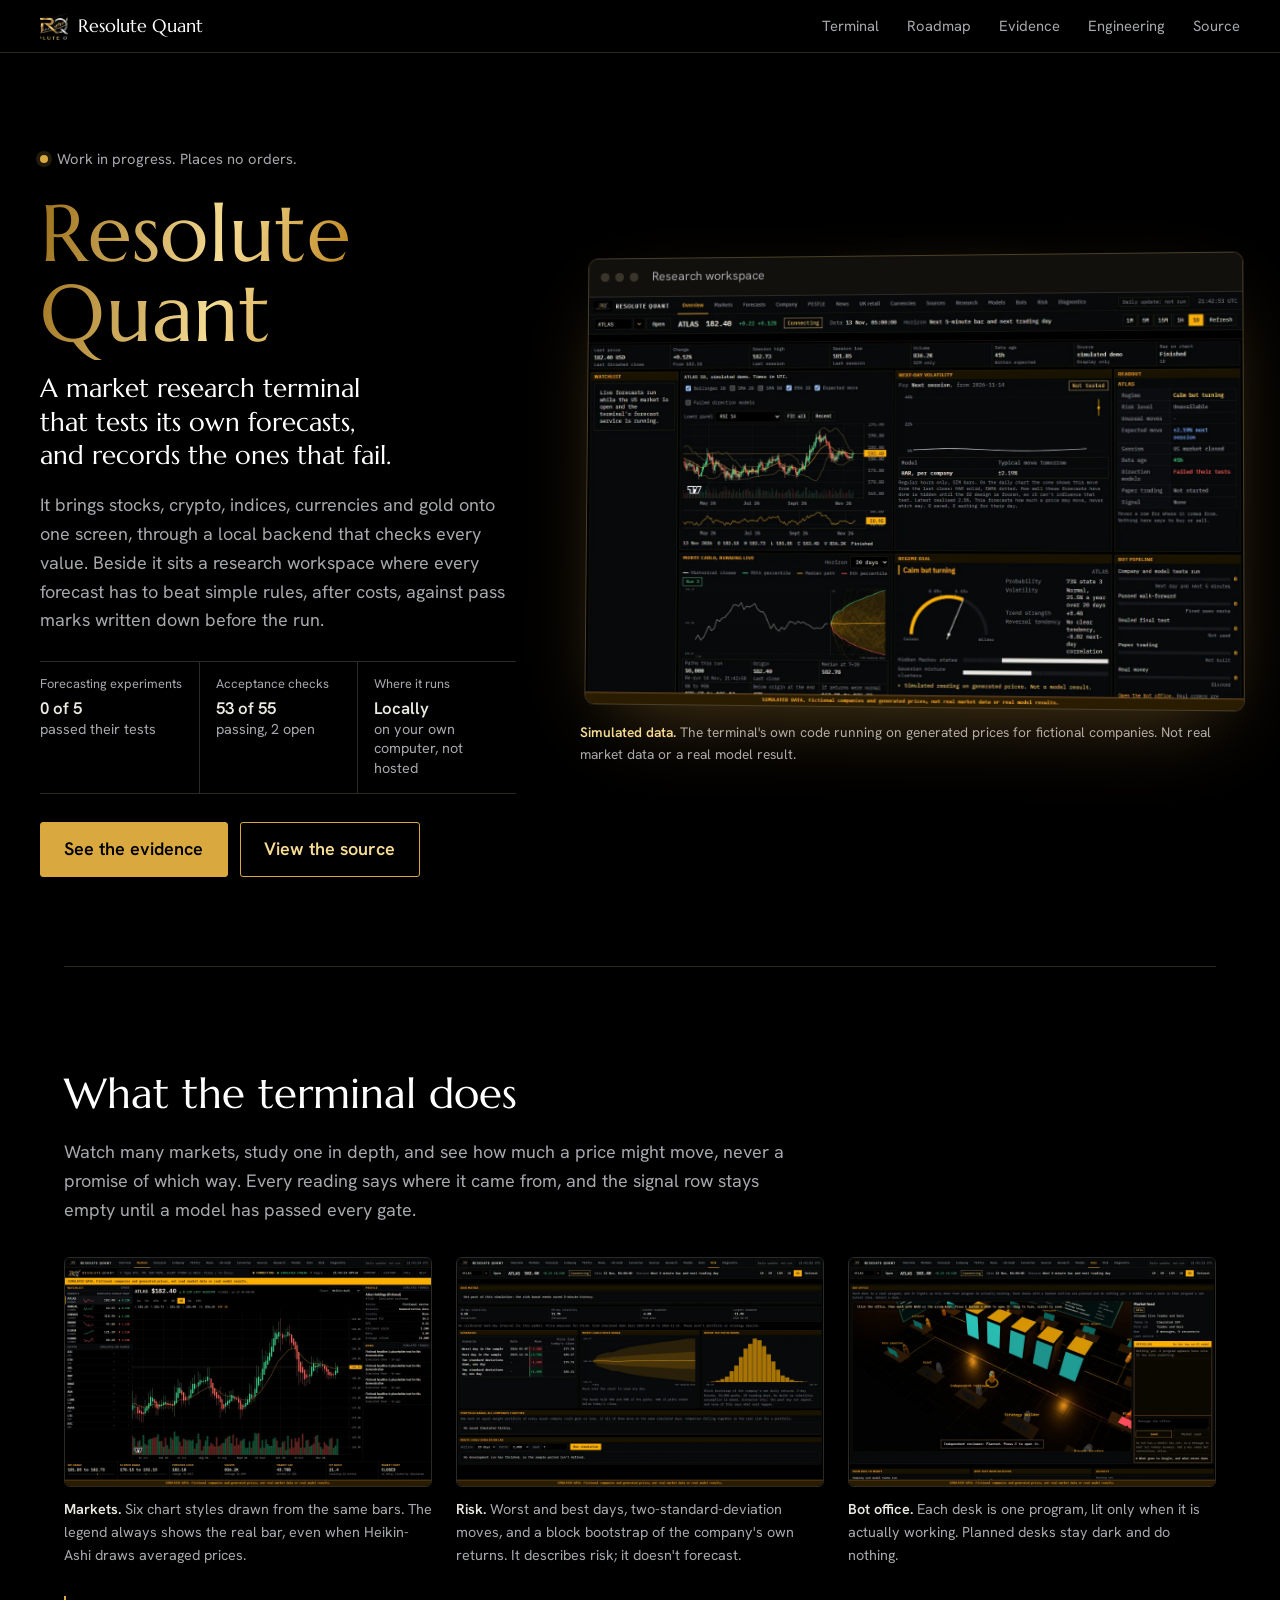
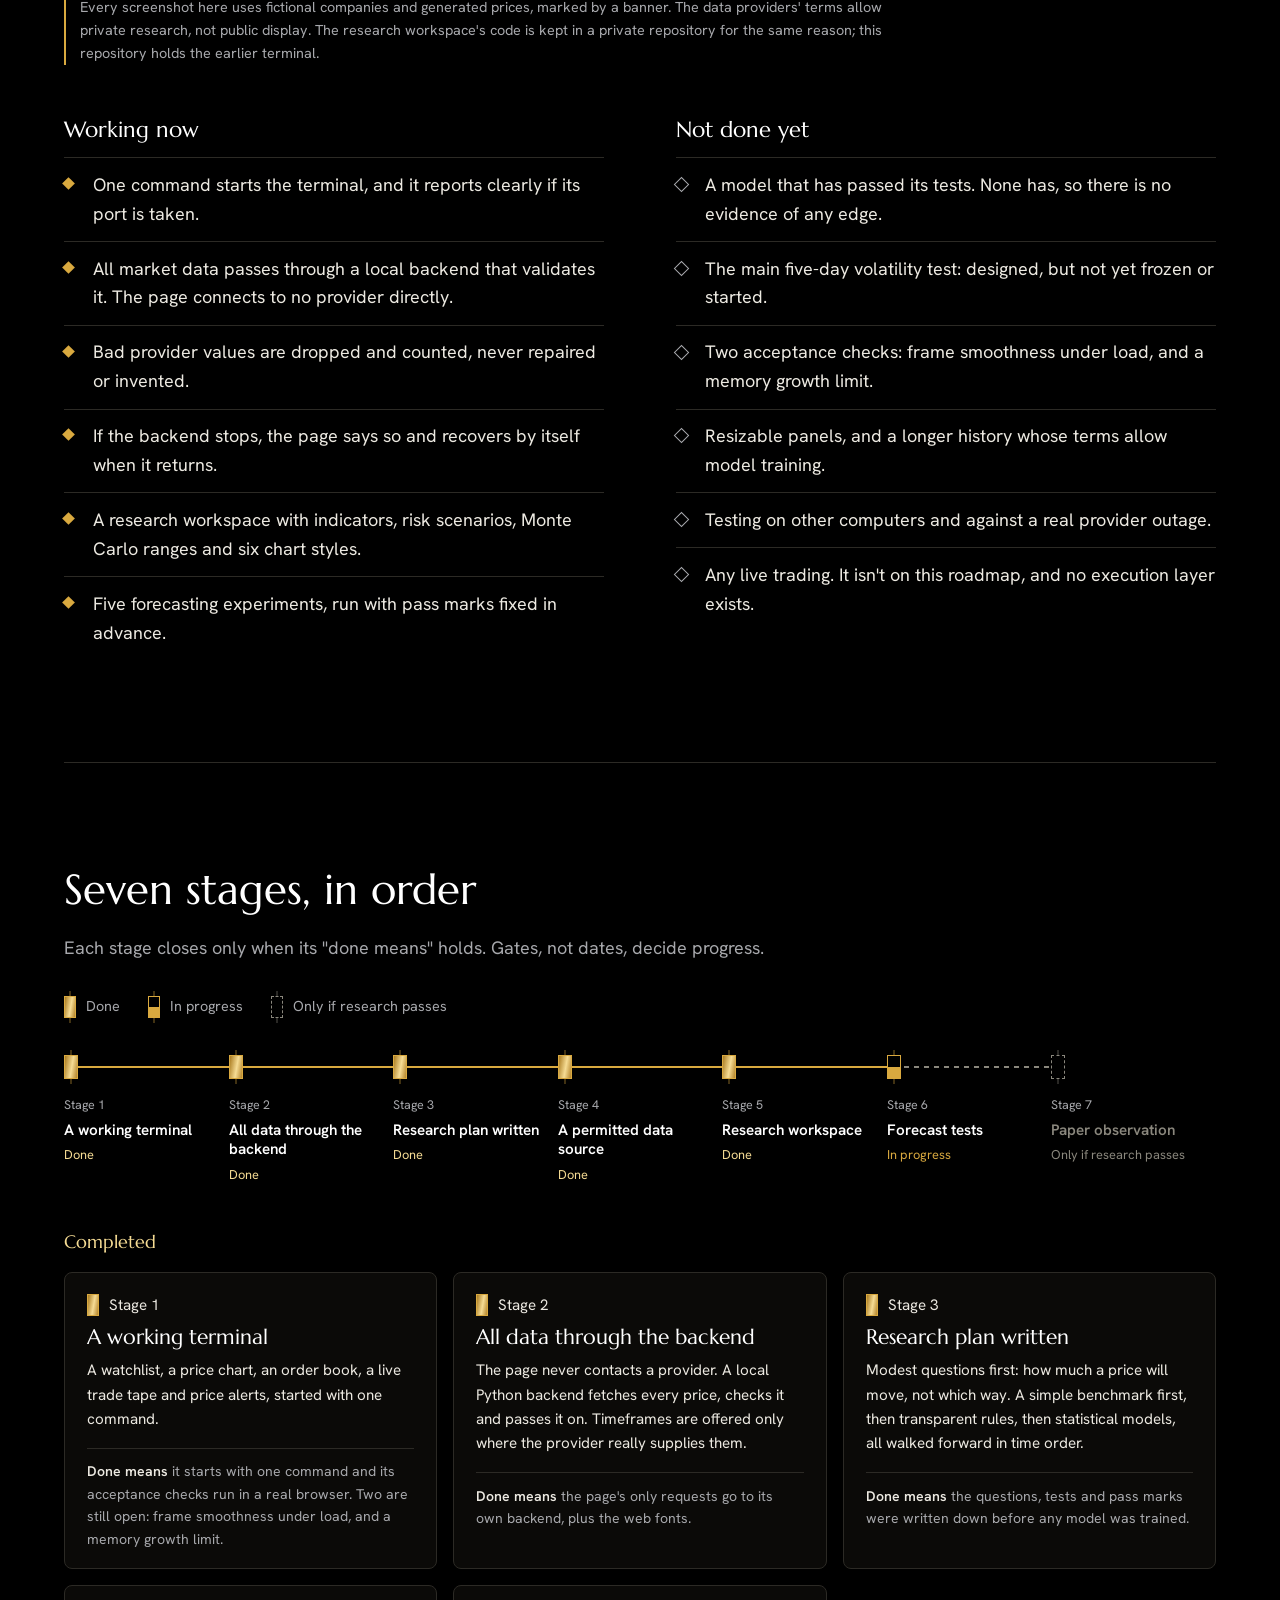
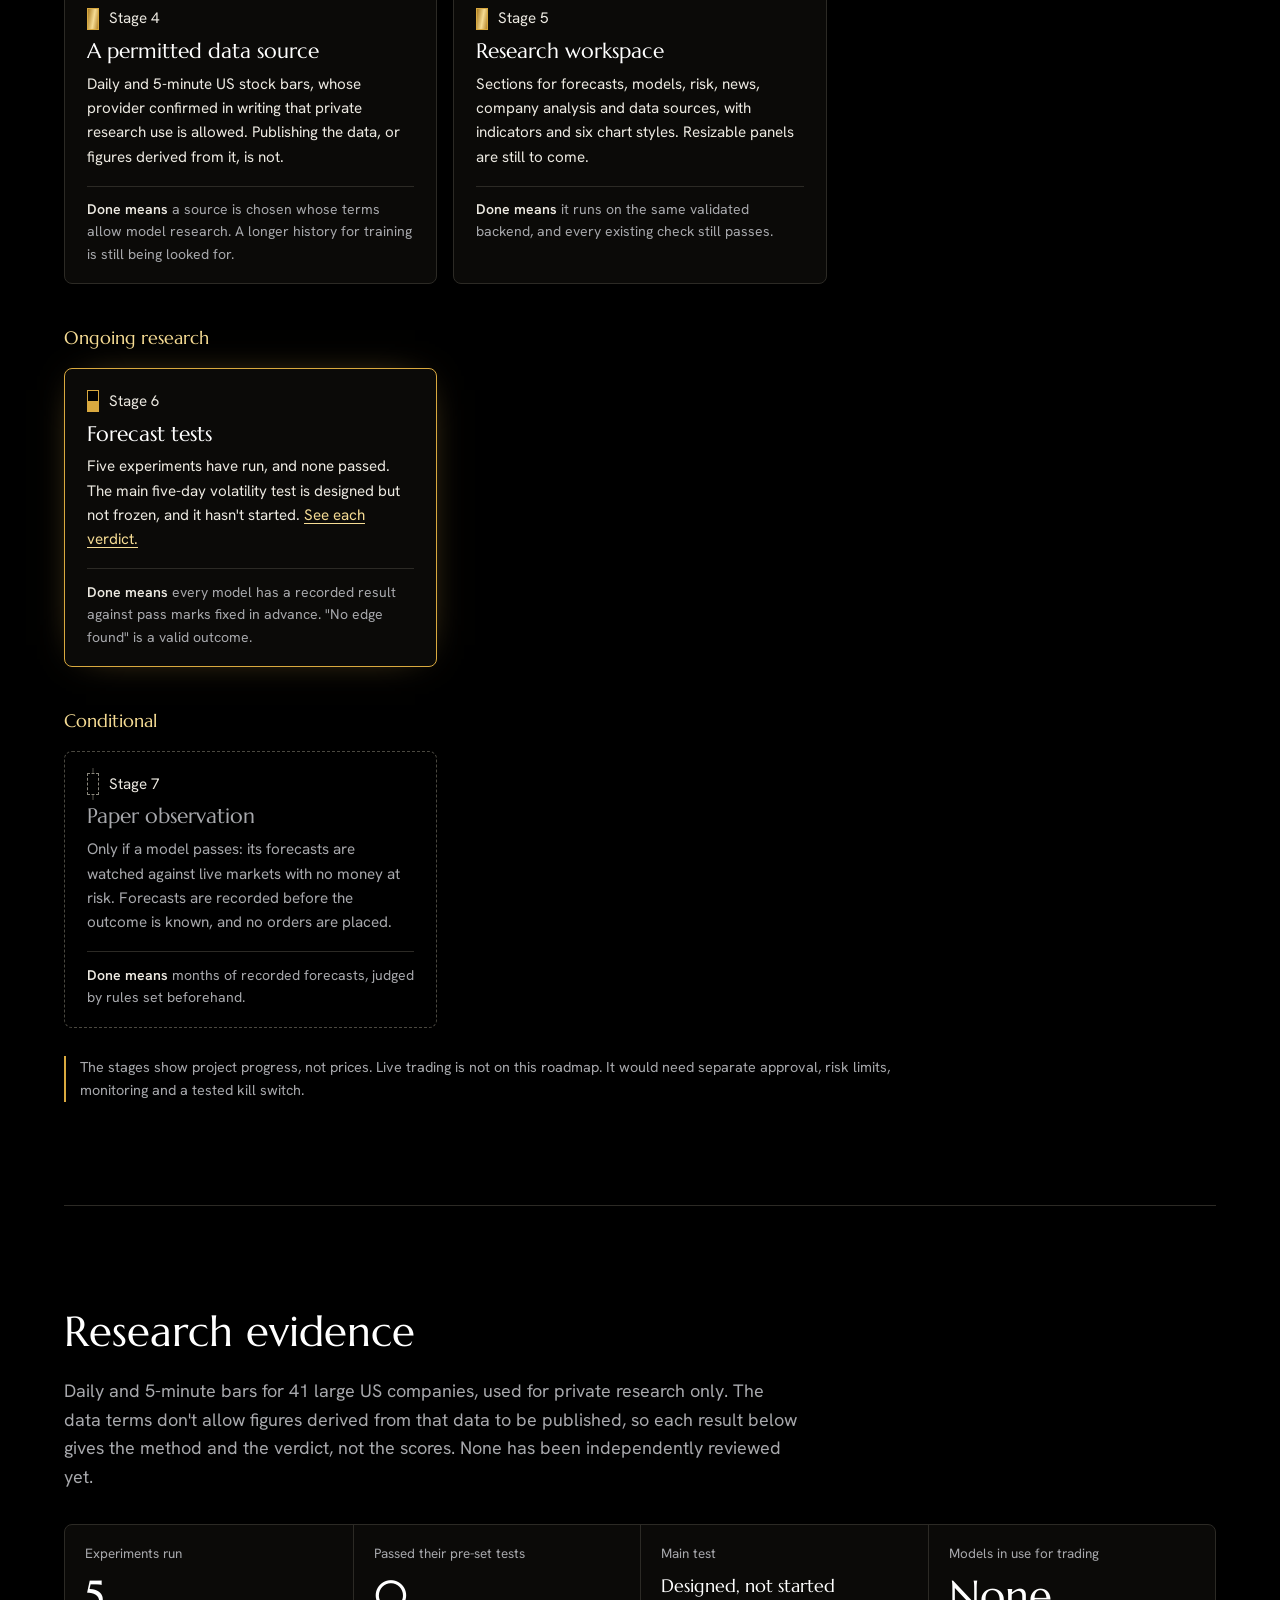
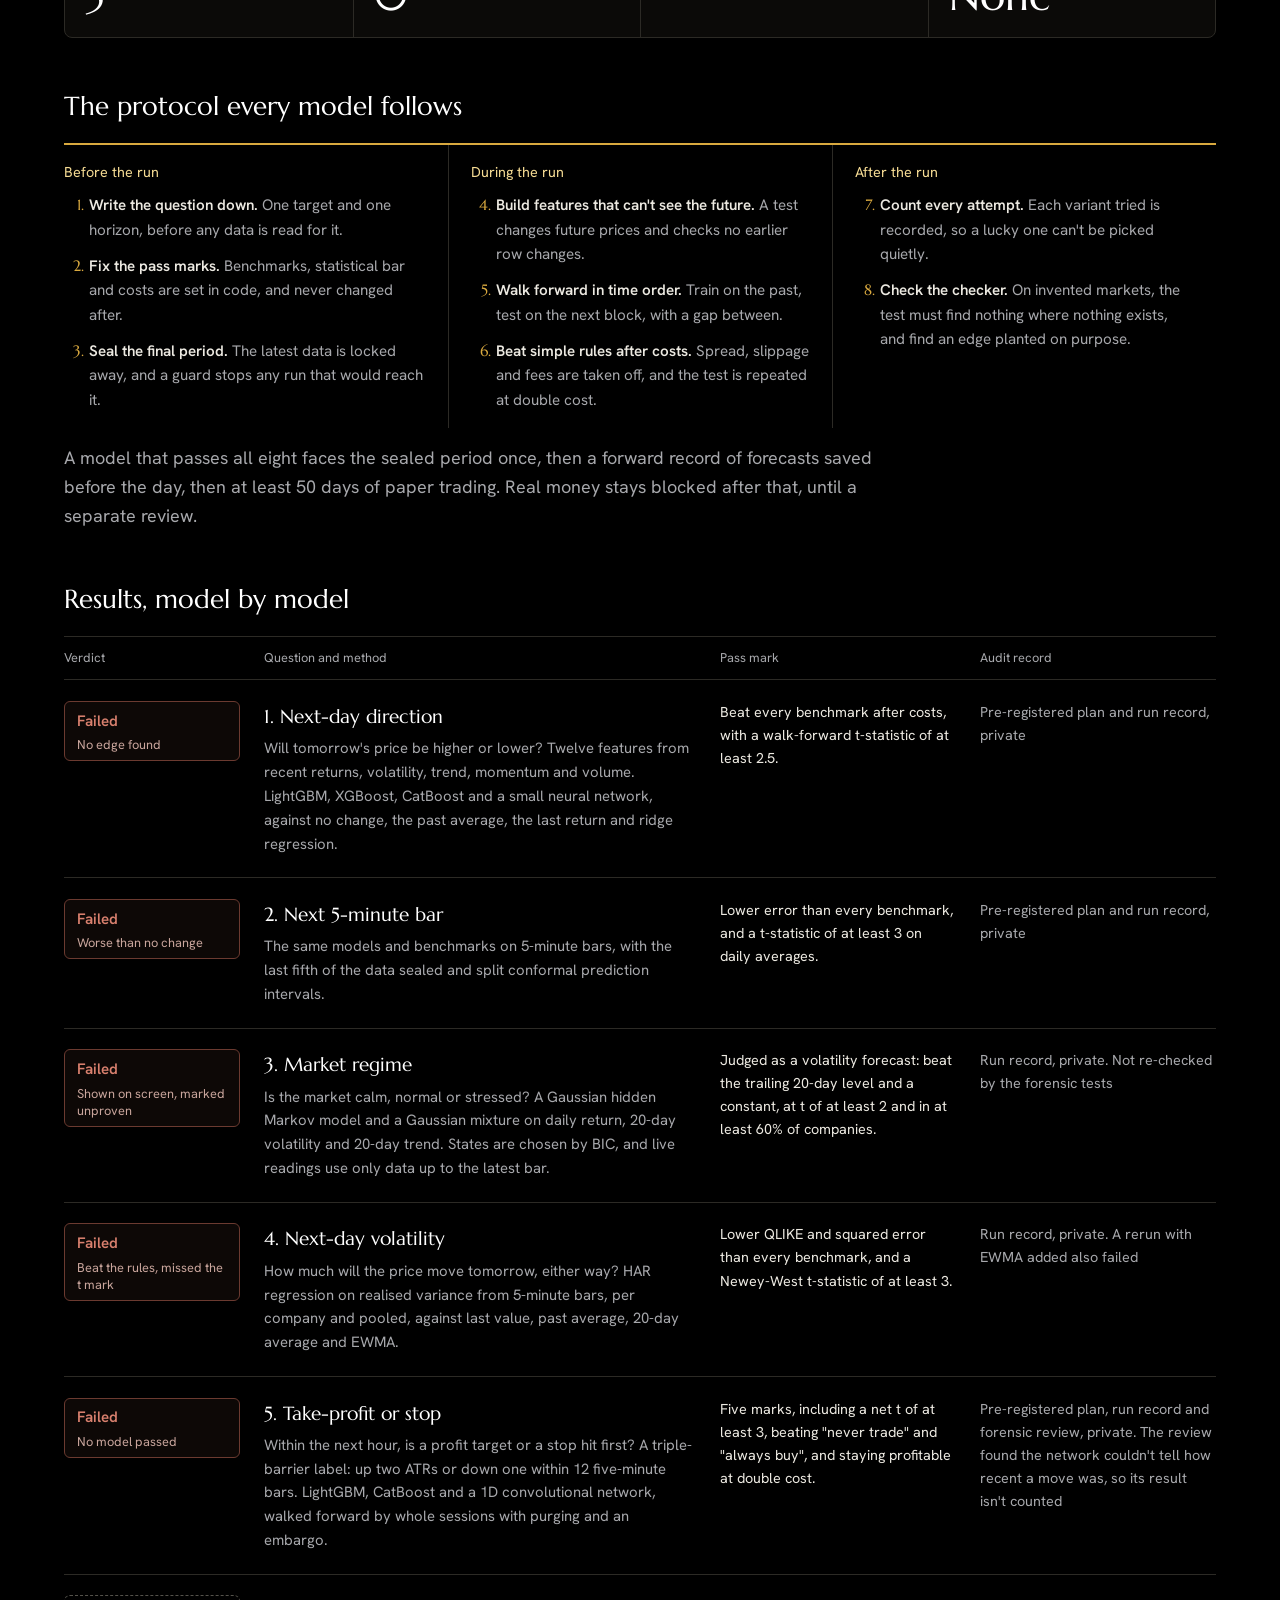
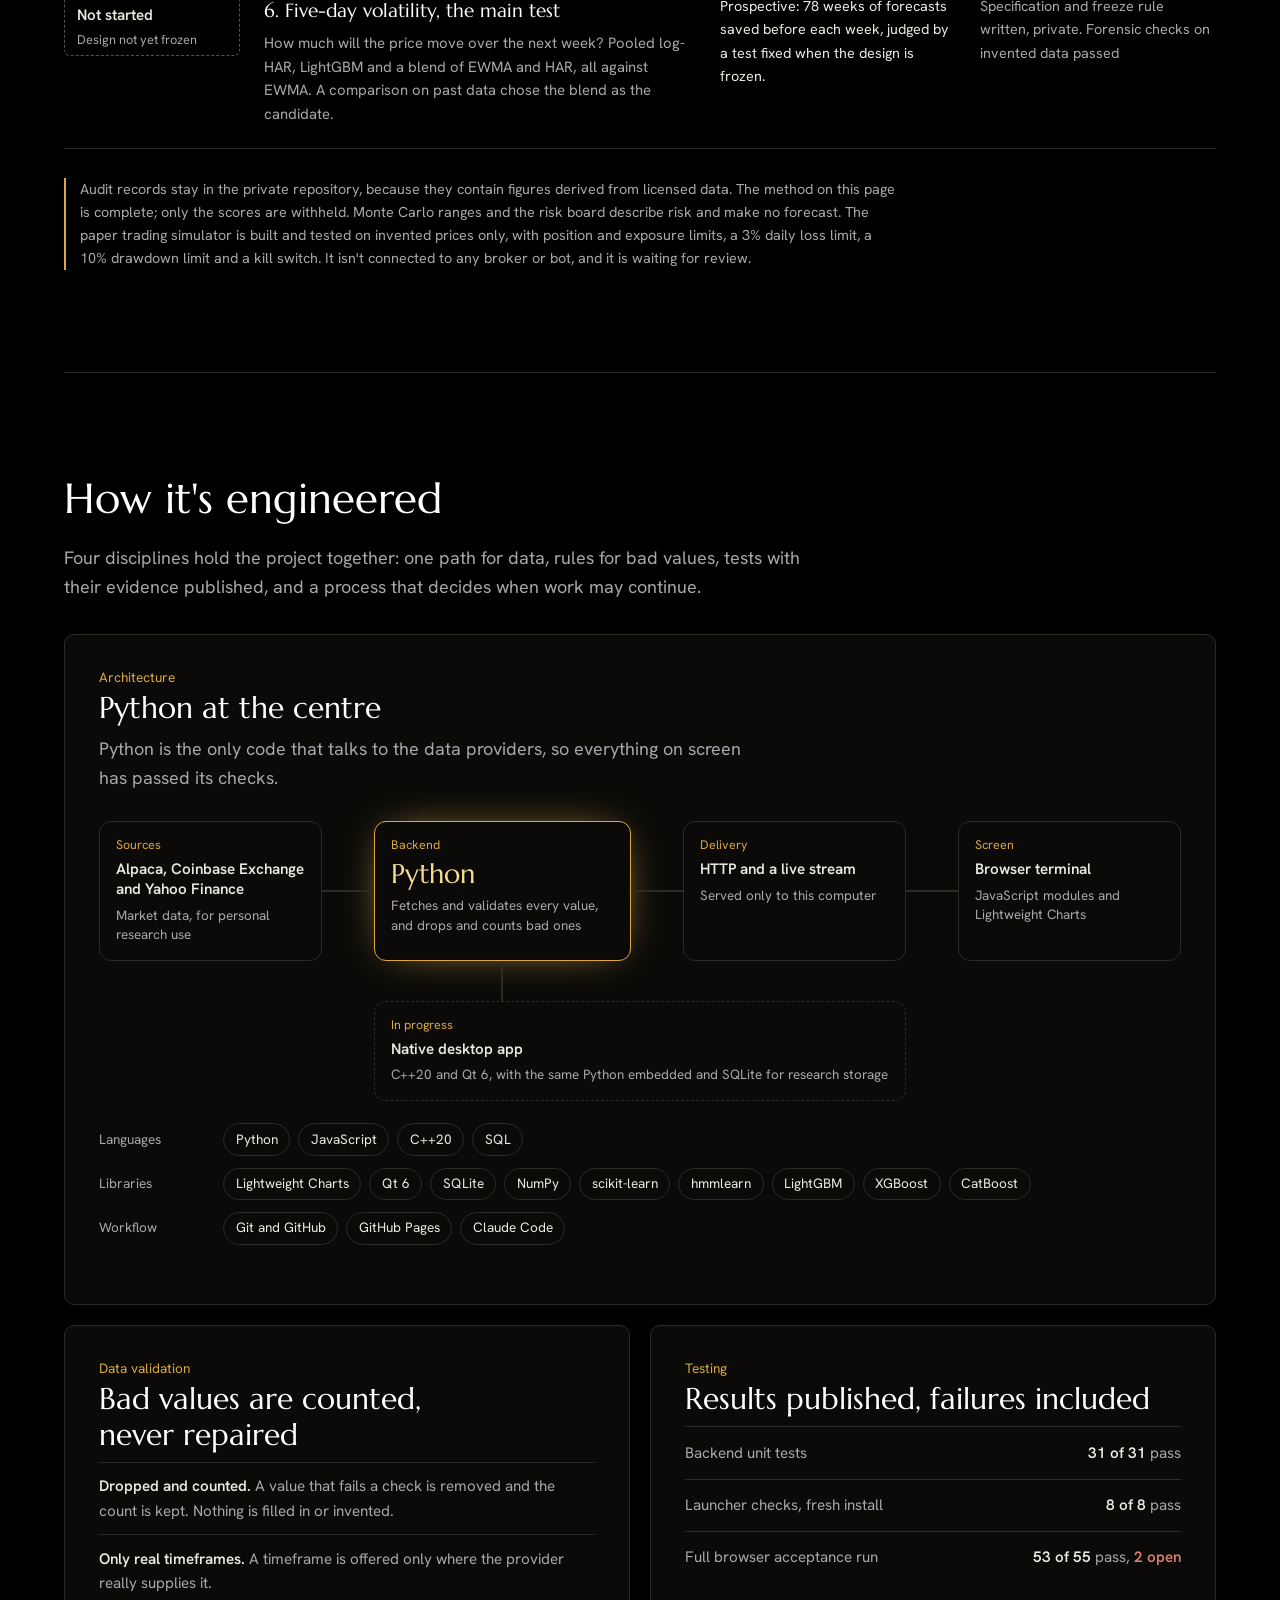
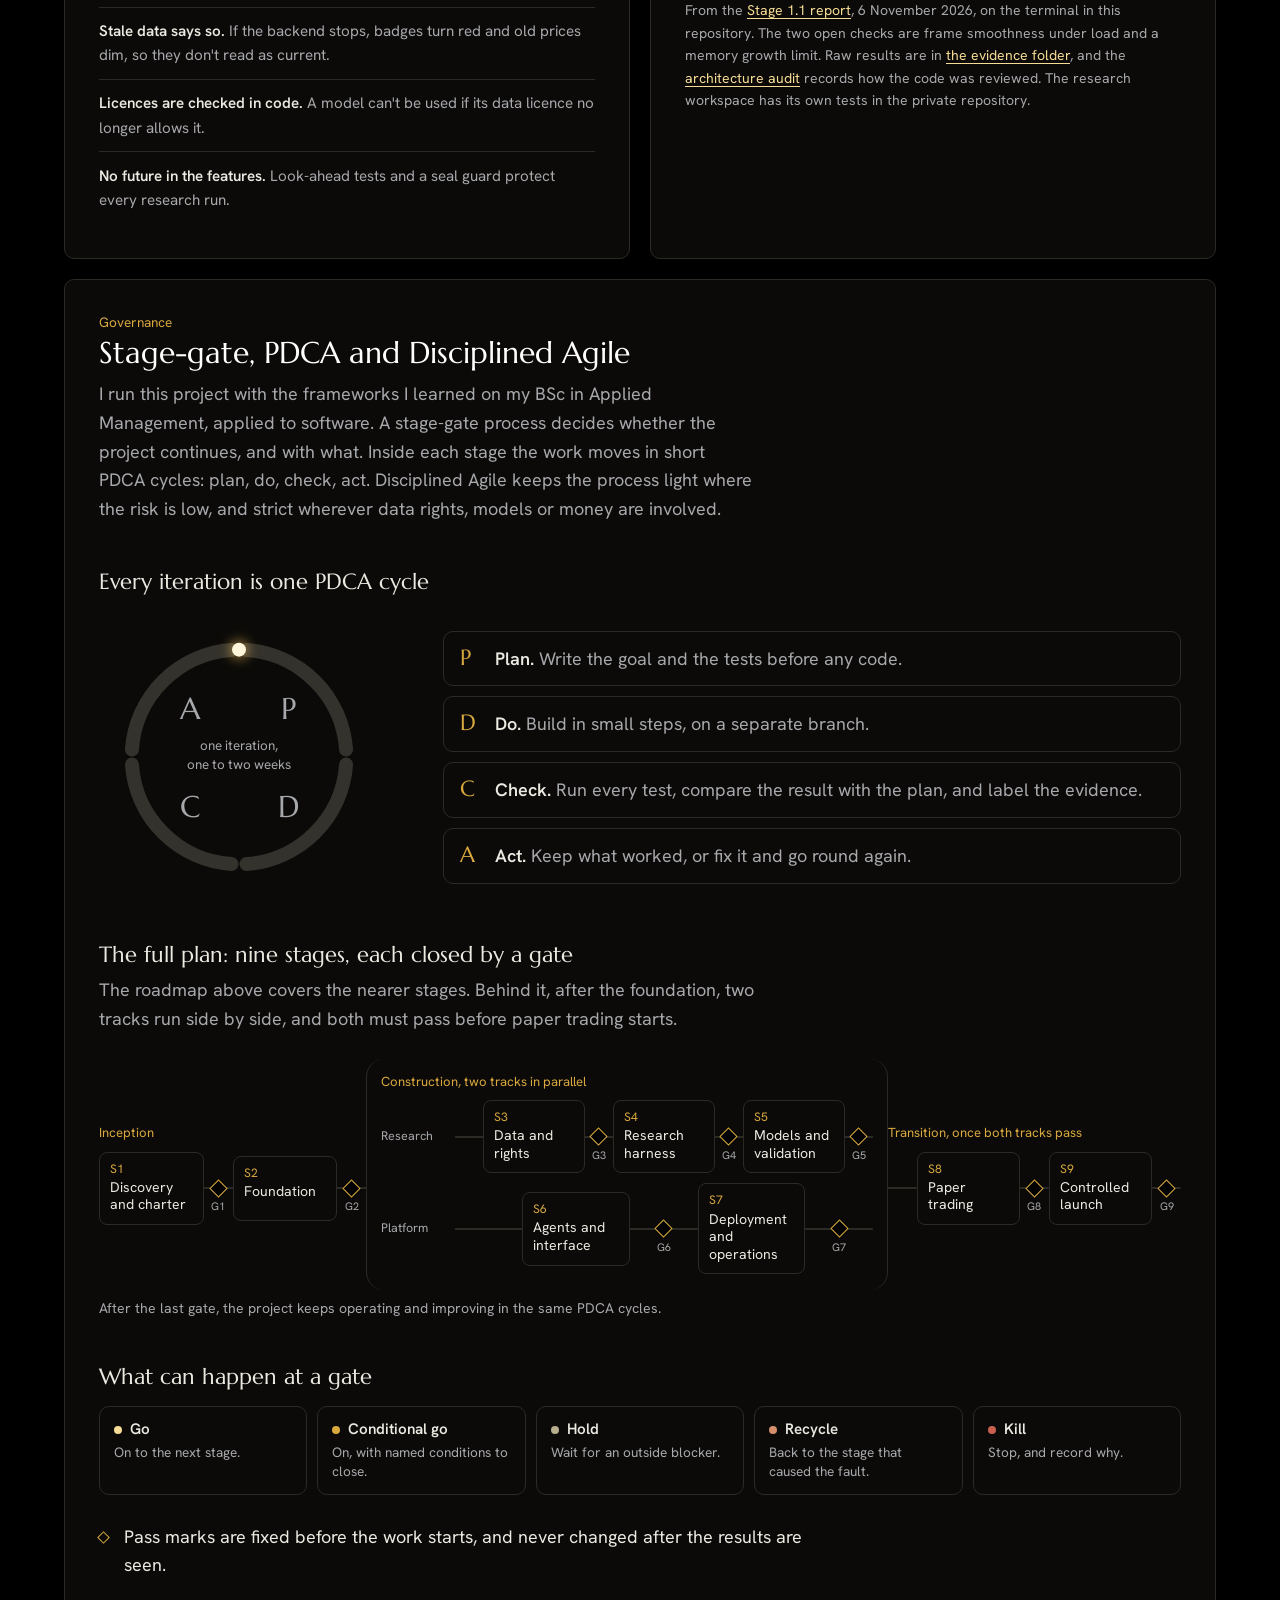
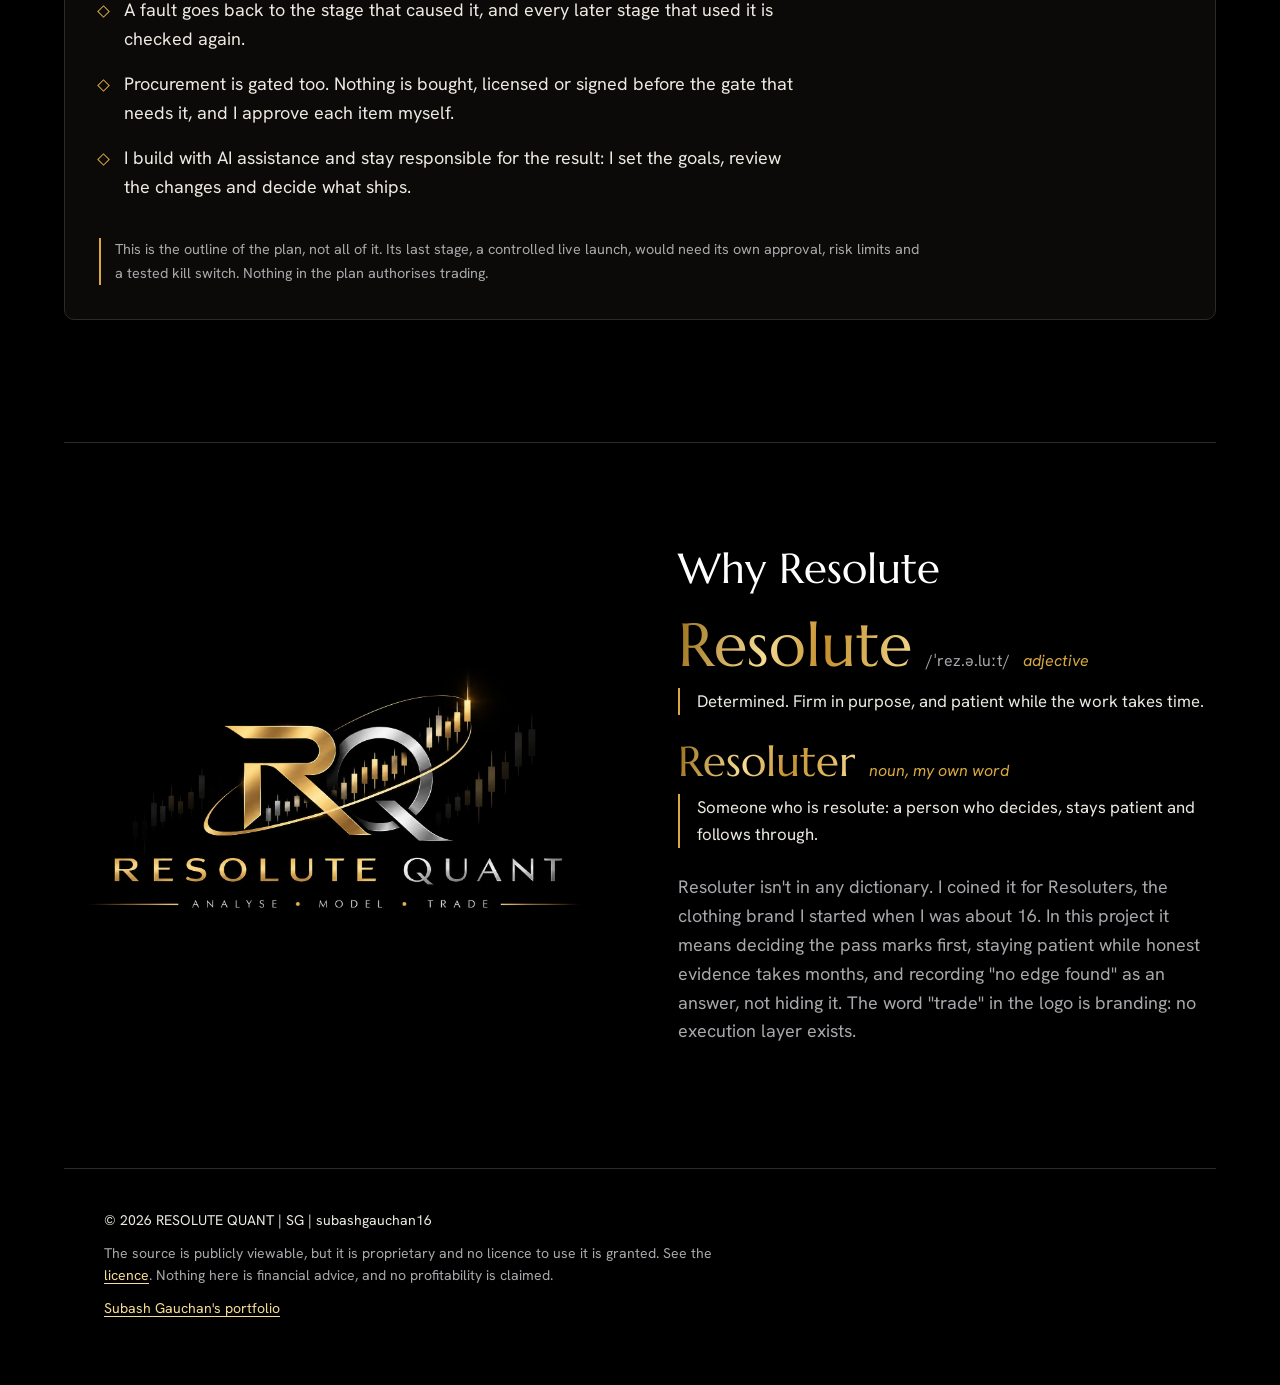
<file: site/index.html>
<!doctype html>
<html lang="en">
<head>
<meta charset="utf-8">
<meta name="viewport" content="width=device-width,initial-scale=1">
<title>Resolute Quant, a market research terminal in progress</title>
<meta name="description" content="Resolute Quant is a personal market research terminal, built in the open by Subash Gauchan. Five forecasting experiments have been run and none has passed its tests. It places no orders.">
<meta property="og:title" content="Resolute Quant">
<meta property="og:description" content="A personal market research terminal that tests its own forecasts against pass marks fixed in advance. A work in progress. It places no orders.">
<meta property="og:image" content="https://subashgauchan16.github.io/Resolute-Quant/assets/resolute-quant-logo.webp">
<link rel="icon" type="image/png" href="assets/favicon.png">
<link rel="preconnect" href="https://fonts.googleapis.com">
<link rel="preconnect" href="https://fonts.gstatic.com" crossorigin>
<link rel="stylesheet" href="https://fonts.googleapis.com/css2?family=Hanken+Grotesk:wght@400;500;600&family=Marcellus&display=swap">
<link rel="stylesheet" href="assets/site.css">
<link rel="stylesheet" href="assets/rq-method.css">
<script>document.documentElement.classList.add("js")</script>
</head>
<body>
<a class="skip" href="#main">Skip to content</a>
<nav class="topnav" aria-label="Sections">
  <a class="brand" href="#top"><img src="assets/favicon.png" width="28" height="28" alt=""><span>Resolute Quant</span></a>
  <div class="navlinks"><a href="#terminal">Terminal</a><a href="#roadmap">Roadmap</a><a href="#evidence">Evidence</a><a href="#engineering">Engineering</a><a href="https://github.com/subashgauchan16/Resolute-Quant" rel="noopener noreferrer">Source</a></div>
</nav>

<header class="hero" id="top">
  <div class="hero-copy">
    <p class="status"><span class="dot" aria-hidden="true"></span>Work in progress. Places no orders.</p>
    <h1><span class="wordmark">Resolute Quant</span><span class="tagline">A market research terminal that tests its own forecasts, and records the ones that fail.</span></h1>
    <p class="lede">It brings stocks, crypto, indices, currencies and gold onto one screen, through a local backend that checks every value. Beside it sits a research workspace where every forecast has to beat simple rules, after costs, against pass marks written down before the run.</p>
    <dl class="facts">
      <div><dt>Forecasting experiments</dt><dd><b>0 of 5</b> passed their tests</dd></div>
      <div><dt>Acceptance checks</dt><dd><b>53 of 55</b> passing, 2 open</dd></div>
      <div><dt>Where it runs</dt><dd><b>Locally</b>on your own computer, not hosted</dd></div>
    </dl>
    <div class="actions"><a class="button" href="#evidence">See the evidence</a><a class="button ghost" href="https://github.com/subashgauchan16/Resolute-Quant" rel="noopener noreferrer">View the source</a></div>
  </div>
  <figure class="preview">
    <div class="window">
      <div class="window-bar" aria-hidden="true"><i></i><i></i><i></i><span>Research workspace</span></div>
      <img src="assets/img/workspace-overview.webp" width="1600" height="1000" alt="The research workspace with simulated data: a daily chart with indicators, a readout table, next-day volatility, a live Monte Carlo fan, a regime dial and the bot pipeline.">
    </div>
    <figcaption><b>Simulated data.</b> The terminal's own code running on generated prices for fictional companies. Not real market data or a real model result.</figcaption>
  </figure>
</header>

<main id="main">

  <section id="terminal" class="band">
    <div class="section-head">
      <h2>What the terminal does</h2>
      <p>Watch many markets, study one in depth, and see how much a price might move, never a promise of which way. Every reading says where it came from, and the signal row stays empty until a model has passed every gate.</p>
    </div>
    <div class="gallery">
      <figure>
        <img loading="lazy" src="assets/img/markets-heikin-ashi.webp" width="1600" height="1000" alt="Markets chart with simulated data, drawn as Heikin-Ashi candles, with the chart style menu above it.">
        <figcaption><b>Markets.</b> Six chart styles drawn from the same bars. The legend always shows the real bar, even when Heikin-Ashi draws averaged prices.</figcaption>
      </figure>
      <figure>
        <img loading="lazy" src="assets/img/workspace-risk.webp" width="1600" height="1000" alt="Risk page with simulated data: scenarios, a Monte Carlo price range and a histogram of where the paths ended.">
        <figcaption><b>Risk.</b> Worst and best days, two-standard-deviation moves, and a block bootstrap of the company's own returns. It describes risk; it doesn't forecast.</figcaption>
      </figure>
      <figure>
        <img loading="lazy" src="assets/img/workspace-bots.webp" width="1600" height="1000" alt="Bot office with simulated data: a 3D office with labelled desks and an office log.">
        <figcaption><b>Bot office.</b> Each desk is one program, lit only when it is actually working. Planned desks stay dark and do nothing.</figcaption>
      </figure>
    </div>
    <p class="disclose">Every screenshot here uses fictional companies and generated prices, marked by a banner. The data providers' terms allow private research, not public display. The research workspace's code is kept in a private repository for the same reason; this repository holds the earlier terminal.</p>

    <div class="ledger">
      <div>
        <h3>Working now</h3>
        <ul>
          <li>One command starts the terminal, and it reports clearly if its port is taken.</li>
          <li>All market data passes through a local backend that validates it. The page connects to no provider directly.</li>
          <li>Bad provider values are dropped and counted, never repaired or invented.</li>
          <li>If the backend stops, the page says so and recovers by itself when it returns.</li>
          <li>A research workspace with indicators, risk scenarios, Monte Carlo ranges and six chart styles.</li>
          <li>Five forecasting experiments, run with pass marks fixed in advance.</li>
        </ul>
      </div>
      <div>
        <h3>Not done yet</h3>
        <ul class="open">
          <li>A model that has passed its tests. None has, so there is no evidence of any edge.</li>
          <li>The main five-day volatility test: designed, but not yet frozen or started.</li>
          <li>Two acceptance checks: frame smoothness under load, and a memory growth limit.</li>
          <li>Resizable panels, and a longer history whose terms allow model training.</li>
          <li>Testing on other computers and against a real provider outage.</li>
          <li>Any live trading. It isn't on this roadmap, and no execution layer exists.</li>
        </ul>
      </div>
    </div>
  </section>

  <section id="roadmap" class="band">
    <div class="section-head">
      <h2>Seven stages, in order</h2>
      <p>Each stage closes only when its "done means" holds. Gates, not dates, decide progress.</p>
    </div>
    <ul class="legend" aria-label="Key">
      <li><i class="mark done" aria-hidden="true"></i>Done</li>
      <li><i class="mark now" aria-hidden="true"></i>In progress</li>
      <li><i class="mark cond" aria-hidden="true"></i>Only if research passes</li>
    </ul>
    <ol class="track" aria-label="Project stages">
      <li class="done"><i class="mark done" aria-hidden="true"></i><span class="n">Stage 1</span><b>A working terminal</b><small>Done</small></li>
      <li class="done"><i class="mark done" aria-hidden="true"></i><span class="n">Stage 2</span><b>All data through the backend</b><small>Done</small></li>
      <li class="done"><i class="mark done" aria-hidden="true"></i><span class="n">Stage 3</span><b>Research plan written</b><small>Done</small></li>
      <li class="done"><i class="mark done" aria-hidden="true"></i><span class="n">Stage 4</span><b>A permitted data source</b><small>Done</small></li>
      <li class="done"><i class="mark done" aria-hidden="true"></i><span class="n">Stage 5</span><b>Research workspace</b><small>Done</small></li>
      <li class="now"><i class="mark now" aria-hidden="true"></i><span class="n">Stage 6</span><b>Forecast tests</b><small>In progress</small></li>
      <li class="cond"><i class="mark cond" aria-hidden="true"></i><span class="n">Stage 7</span><b>Paper observation</b><small>Only if research passes</small></li>
    </ol>

    <div class="stages">
      <h3 class="group">Completed</h3>
      <article class="stage done">
        <p class="sn"><i class="mark done" aria-hidden="true"></i>Stage 1</p>
        <h4>A working terminal</h4>
        <p>A watchlist, a price chart, an order book, a live trade tape and price alerts, started with one command.</p>
        <p class="means"><b>Done means</b> it starts with one command and its acceptance checks run in a real browser. Two are still open: frame smoothness under load, and a memory growth limit.</p>
      </article>
      <article class="stage done">
        <p class="sn"><i class="mark done" aria-hidden="true"></i>Stage 2</p>
        <h4>All data through the backend</h4>
        <p>The page never contacts a provider. A local Python backend fetches every price, checks it and passes it on. Timeframes are offered only where the provider really supplies them.</p>
        <p class="means"><b>Done means</b> the page's only requests go to its own backend, plus the web fonts.</p>
      </article>
      <article class="stage done">
        <p class="sn"><i class="mark done" aria-hidden="true"></i>Stage 3</p>
        <h4>Research plan written</h4>
        <p>Modest questions first: how much a price will move, not which way. A simple benchmark first, then transparent rules, then statistical models, all walked forward in time order.</p>
        <p class="means"><b>Done means</b> the questions, tests and pass marks were written down before any model was trained.</p>
      </article>
      <article class="stage done">
        <p class="sn"><i class="mark done" aria-hidden="true"></i>Stage 4</p>
        <h4>A permitted data source</h4>
        <p>Daily and 5-minute US stock bars, whose provider confirmed in writing that private research use is allowed. Publishing the data, or figures derived from it, is not.</p>
        <p class="means"><b>Done means</b> a source is chosen whose terms allow model research. A longer history for training is still being looked for.</p>
      </article>
      <article class="stage done">
        <p class="sn"><i class="mark done" aria-hidden="true"></i>Stage 5</p>
        <h4>Research workspace</h4>
        <p>Sections for forecasts, models, risk, news, company analysis and data sources, with indicators and six chart styles. Resizable panels are still to come.</p>
        <p class="means"><b>Done means</b> it runs on the same validated backend, and every existing check still passes.</p>
      </article>

      <h3 class="group">Ongoing research</h3>
      <article class="stage now">
        <p class="sn"><i class="mark now" aria-hidden="true"></i>Stage 6</p>
        <h4>Forecast tests</h4>
        <p>Five experiments have run, and none passed. The main five-day volatility test is designed but not frozen, and it hasn't started. <a href="#evidence">See each verdict.</a></p>
        <p class="means"><b>Done means</b> every model has a recorded result against pass marks fixed in advance. "No edge found" is a valid outcome.</p>
      </article>

      <h3 class="group">Conditional</h3>
      <article class="stage cond">
        <p class="sn"><i class="mark cond" aria-hidden="true"></i>Stage 7</p>
        <h4>Paper observation</h4>
        <p>Only if a model passes: its forecasts are watched against live markets with no money at risk. Forecasts are recorded before the outcome is known, and no orders are placed.</p>
        <p class="means"><b>Done means</b> months of recorded forecasts, judged by rules set beforehand.</p>
      </article>
    </div>
    <p class="disclose">The stages show project progress, not prices. Live trading is not on this roadmap. It would need separate approval, risk limits, monitoring and a tested kill switch.</p>
  </section>

  <section id="evidence" class="band">
    <div class="section-head">
      <h2>Research evidence</h2>
      <p>Daily and 5-minute bars for 41 large US companies, used for private research only. The data terms don't allow figures derived from that data to be published, so each result below gives the method and the verdict, not the scores. None has been independently reviewed yet.</p>
    </div>

    <dl class="tally">
      <div><dt>Experiments run</dt><dd>5</dd></div>
      <div><dt>Passed their pre-set tests</dt><dd>0</dd></div>
      <div><dt>Main test</dt><dd class="small">Designed, not started</dd></div>
      <div><dt>Models in use for trading</dt><dd>None</dd></div>
    </dl>

    <h3 class="sub">The protocol every model follows</h3>
    <div class="protocol">
      <div class="phase">
        <p class="phase-name">Before the run</p>
        <ol start="1">
          <li><b>Write the question down.</b> One target and one horizon, before any data is read for it.</li>
          <li><b>Fix the pass marks.</b> Benchmarks, statistical bar and costs are set in code, and never changed after.</li>
          <li><b>Seal the final period.</b> The latest data is locked away, and a guard stops any run that would reach it.</li>
        </ol>
      </div>
      <div class="phase">
        <p class="phase-name">During the run</p>
        <ol start="4">
          <li><b>Build features that can't see the future.</b> A test changes future prices and checks no earlier row changes.</li>
          <li><b>Walk forward in time order.</b> Train on the past, test on the next block, with a gap between.</li>
          <li><b>Beat simple rules after costs.</b> Spread, slippage and fees are taken off, and the test is repeated at double cost.</li>
        </ol>
      </div>
      <div class="phase">
        <p class="phase-name">After the run</p>
        <ol start="7">
          <li><b>Count every attempt.</b> Each variant tried is recorded, so a lucky one can't be picked quietly.</li>
          <li><b>Check the checker.</b> On invented markets, the test must find nothing where nothing exists, and find an edge planted on purpose.</li>
        </ol>
      </div>
    </div>
    <p class="after">A model that passes all eight faces the sealed period once, then a forward record of forecasts saved before the day, then at least 50 days of paper trading. Real money stays blocked after that, until a separate review.</p>

    <h3 class="sub">Results, model by model</h3>
    <div class="results">
      <div class="rhead" aria-hidden="true"><span>Verdict</span><span>Question and method</span><span>Pass mark</span><span>Audit record</span></div>
      <article class="result">
        <p class="verdict fail">Failed<small>No edge found</small></p>
        <div class="what"><h4>1. Next-day direction</h4><p>Will tomorrow's price be higher or lower? Twelve features from recent returns, volatility, trend, momentum and volume. LightGBM, XGBoost, CatBoost and a small neural network, against no change, the past average, the last return and ridge regression.</p></div>
        <p class="mark-text"><span class="lbl">Pass mark</span>Beat every benchmark after costs, with a walk-forward t-statistic of at least 2.5.</p>
        <p class="audit"><span class="lbl">Audit record</span>Pre-registered plan and run record, private</p>
      </article>
      <article class="result">
        <p class="verdict fail">Failed<small>Worse than no change</small></p>
        <div class="what"><h4>2. Next 5-minute bar</h4><p>The same models and benchmarks on 5-minute bars, with the last fifth of the data sealed and split conformal prediction intervals.</p></div>
        <p class="mark-text"><span class="lbl">Pass mark</span>Lower error than every benchmark, and a t-statistic of at least 3 on daily averages.</p>
        <p class="audit"><span class="lbl">Audit record</span>Pre-registered plan and run record, private</p>
      </article>
      <article class="result">
        <p class="verdict fail">Failed<small>Shown on screen, marked unproven</small></p>
        <div class="what"><h4>3. Market regime</h4><p>Is the market calm, normal or stressed? A Gaussian hidden Markov model and a Gaussian mixture on daily return, 20-day volatility and 20-day trend. States are chosen by BIC, and live readings use only data up to the latest bar.</p></div>
        <p class="mark-text"><span class="lbl">Pass mark</span>Judged as a volatility forecast: beat the trailing 20-day level and a constant, at t of at least 2 and in at least 60% of companies.</p>
        <p class="audit"><span class="lbl">Audit record</span>Run record, private. Not re-checked by the forensic tests</p>
      </article>
      <article class="result">
        <p class="verdict fail">Failed<small>Beat the rules, missed the t mark</small></p>
        <div class="what"><h4>4. Next-day volatility</h4><p>How much will the price move tomorrow, either way? HAR regression on realised variance from 5-minute bars, per company and pooled, against last value, past average, 20-day average and EWMA.</p></div>
        <p class="mark-text"><span class="lbl">Pass mark</span>Lower QLIKE and squared error than every benchmark, and a Newey-West t-statistic of at least 3.</p>
        <p class="audit"><span class="lbl">Audit record</span>Run record, private. A rerun with EWMA added also failed</p>
      </article>
      <article class="result">
        <p class="verdict fail">Failed<small>No model passed</small></p>
        <div class="what"><h4>5. Take-profit or stop</h4><p>Within the next hour, is a profit target or a stop hit first? A triple-barrier label: up two ATRs or down one within 12 five-minute bars. LightGBM, CatBoost and a 1D convolutional network, walked forward by whole sessions with purging and an embargo.</p></div>
        <p class="mark-text"><span class="lbl">Pass mark</span>Five marks, including a net t of at least 3, beating "never trade" and "always buy", and staying profitable at double cost.</p>
        <p class="audit"><span class="lbl">Audit record</span>Pre-registered plan, run record and forensic review, private. The review found the network couldn't tell how recent a move was, so its result isn't counted</p>
      </article>
      <article class="result">
        <p class="verdict pending">Not started<small>Design not yet frozen</small></p>
        <div class="what"><h4>6. Five-day volatility, the main test</h4><p>How much will the price move over the next week? Pooled log-HAR, LightGBM and a blend of EWMA and HAR, all against EWMA. A comparison on past data chose the blend as the candidate.</p></div>
        <p class="mark-text"><span class="lbl">Pass mark</span>Prospective: 78 weeks of forecasts saved before each week, judged by a test fixed when the design is frozen.</p>
        <p class="audit"><span class="lbl">Audit record</span>Specification and freeze rule written, private. Forensic checks on invented data passed</p>
      </article>
    </div>
    <p class="disclose">Audit records stay in the private repository, because they contain figures derived from licensed data. The method on this page is complete; only the scores are withheld. Monte Carlo ranges and the risk board describe risk and make no forecast. The paper trading simulator is built and tested on invented prices only, with position and exposure limits, a 3% daily loss limit, a 10% drawdown limit and a kill switch. It isn't connected to any broker or bot, and it is waiting for review.</p>
  </section>

  <section id="engineering" class="band">
    <div class="section-head">
      <h2>How it's engineered</h2>
      <p>Four disciplines hold the project together: one path for data, rules for bad values, tests with their evidence published, and a process that decides when work may continue.</p>
    </div>

    <div class="pillar rqm" id="built">
      <h3 class="pillar-h"><span>Architecture</span>Python at the centre</h3>
      <p class="rqm-sub">Python is the only code that talks to the data providers, so everything on screen has passed its checks.</p>
      <div class="rqm-pipe">
        <div class="rqm-box"><small>Sources</small><b>Alpaca, Coinbase Exchange and Yahoo Finance</b><span>Market data, for personal research use</span></div>
        <i class="rqm-flow" style="--i:0"></i>
        <div class="rqm-box rqm-core"><small>Backend</small><b>Python</b><span>Fetches and validates every value, and drops and counts bad ones</span></div>
        <i class="rqm-flow" style="--i:1"></i>
        <div class="rqm-box"><small>Delivery</small><b>HTTP and a live stream</b><span>Served only to this computer</span></div>
        <i class="rqm-flow" style="--i:2"></i>
        <div class="rqm-box"><small>Screen</small><b>Browser terminal</b><span>JavaScript modules and Lightweight Charts</span></div>
        <i class="rqm-flow rqm-down" style="--i:1"></i>
        <div class="rqm-box rqm-wip"><small>In progress</small><b>Native desktop app</b><span>C++20 and Qt 6, with the same Python embedded and SQLite for research storage</span></div>
      </div>
      <div class="rqm-tools">
        <div class="rqm-toolrow"><span>Languages</span><ul><li>Python</li><li>JavaScript</li><li>C++20</li><li>SQL</li></ul></div>
        <div class="rqm-toolrow"><span>Libraries</span><ul><li>Lightweight Charts</li><li>Qt 6</li><li>SQLite</li><li>NumPy</li><li>scikit-learn</li><li>hmmlearn</li><li>LightGBM</li><li>XGBoost</li><li>CatBoost</li></ul></div>
        <div class="rqm-toolrow"><span>Workflow</span><ul><li>Git and GitHub</li><li>GitHub Pages</li><li>Claude Code</li></ul></div>
      </div>
    </div>

    <div class="pillar-pair">
      <div class="pillar">
        <h3 class="pillar-h"><span>Data validation</span>Bad values are counted, never repaired</h3>
        <ul class="rules">
          <li><b>Dropped and counted.</b> A value that fails a check is removed and the count is kept. Nothing is filled in or invented.</li>
          <li><b>Only real timeframes.</b> A timeframe is offered only where the provider really supplies it.</li>
          <li><b>Stale data says so.</b> If the backend stops, badges turn red and old prices dim, so they don't read as current.</li>
          <li><b>Licences are checked in code.</b> A model can't be used if its data licence no longer allows it.</li>
          <li><b>No future in the features.</b> Look-ahead tests and a seal guard protect every research run.</li>
        </ul>
      </div>
      <div class="pillar">
        <h3 class="pillar-h"><span>Testing</span>Results published, failures included</h3>
        <dl class="tests">
          <div><dt>Backend unit tests</dt><dd><b>31 of 31</b> pass</dd></div>
          <div><dt>Launcher checks, fresh install</dt><dd><b>8 of 8</b> pass</dd></div>
          <div><dt>Full browser acceptance run</dt><dd><b>53 of 55</b> pass, <b class="warn">2 open</b></dd></div>
        </dl>
        <p class="pillar-note">From the <a href="https://github.com/subashgauchan16/Resolute-Quant/blob/main/docs/sprint-1.1/REPORT.md" rel="noopener noreferrer">Stage 1.1 report</a>, 6 November 2026, on the terminal in this repository. The two open checks are frame smoothness under load and a memory growth limit. Raw results are in <a href="https://github.com/subashgauchan16/Resolute-Quant/tree/main/docs/sprint-1.1/evidence" rel="noopener noreferrer">the evidence folder</a>, and the <a href="https://github.com/subashgauchan16/Resolute-Quant/blob/main/docs/architecture/phase-0-audit.md" rel="noopener noreferrer">architecture audit</a> records how the code was reviewed. The research workspace has its own tests in the private repository.</p>
      </div>
    </div>

    <div class="pillar rqm" id="method">
      <h3 class="pillar-h"><span>Governance</span>Stage-gate, PDCA and Disciplined Agile</h3>
      <p class="rqm-sub">I run this project with the frameworks I learned on my BSc in Applied Management, applied to software. A stage-gate process decides whether the project continues, and with what. Inside each stage the work moves in short PDCA cycles: plan, do, check, act. Disciplined Agile keeps the process light where the risk is low, and strict wherever data rights, models or money are involved.</p>

      <h4 class="rqm-h">Every iteration is one PDCA cycle</h4>
      <div class="rqm-pdca">
        <svg class="rqm-wheel" viewBox="0 0 240 240" role="img" aria-label="The PDCA cycle: plan, do, check and act, repeated in every iteration.">
          <path class="rqm-base" d="M126.42 28.22A92 92 0 0 1 211.78 113.58"/>
          <path class="rqm-base" d="M211.78 126.42A92 92 0 0 1 126.42 211.78"/>
          <path class="rqm-base" d="M113.58 211.78A92 92 0 0 1 28.22 126.42"/>
          <path class="rqm-base" d="M28.22 113.58A92 92 0 0 1 113.58 28.22"/>
          <path class="rqm-fill" pathLength="1" d="M126.42 28.22A92 92 0 0 1 211.78 113.58"/>
          <path class="rqm-fill k1" pathLength="1" d="M211.78 126.42A92 92 0 0 1 126.42 211.78"/>
          <path class="rqm-fill k2" pathLength="1" d="M113.58 211.78A92 92 0 0 1 28.22 126.42"/>
          <path class="rqm-fill k3" pathLength="1" d="M28.22 113.58A92 92 0 0 1 113.58 28.22"/>
          <text class="rqm-letter" x="162.4" y="77.6">P</text>
          <text class="rqm-letter k1" x="162.4" y="162.4">D</text>
          <text class="rqm-letter k2" x="77.6" y="162.4">C</text>
          <text class="rqm-letter k3" x="77.6" y="77.6">A</text>
          <text class="rqm-hub" x="120" y="114">one iteration,</text>
          <text class="rqm-hub" x="120" y="130">one to two weeks</text>
          <g class="rqm-orbit"><circle cx="120" cy="28" r="6"/></g>
        </svg>
        <ol class="rqm-steps">
          <li><span>P</span><div><b>Plan.</b> Write the goal and the tests before any code.</div></li>
          <li class="k1"><span>D</span><div><b>Do.</b> Build in small steps, on a separate branch.</div></li>
          <li class="k2"><span>C</span><div><b>Check.</b> Run every test, compare the result with the plan, and label the evidence.</div></li>
          <li class="k3"><span>A</span><div><b>Act.</b> Keep what worked, or fix it and go round again.</div></li>
        </ol>
      </div>

      <h4 class="rqm-h">The full plan: nine stages, each closed by a gate</h4>
      <p class="rqm-sub">The roadmap above covers the nearer stages. Behind it, after the foundation, two tracks run side by side, and both must pass before paper trading starts.</p>
      <div class="rqm-map">
        <div class="rqm-phase">
          <p class="rqm-phase-name">Inception</p>
          <div class="rqm-row">
            <div class="rqm-node"><span>S1</span>Discovery and charter</div>
            <i class="rqm-gate" style="--i:0"><b></b><em>G1</em></i>
            <div class="rqm-node"><span>S2</span>Foundation</div>
            <i class="rqm-gate" style="--i:1"><b></b><em>G2</em></i>
          </div>
        </div>
        <div class="rqm-phase rqm-construction">
          <p class="rqm-phase-name">Construction, two tracks in parallel</p>
          <div class="rqm-track">
            <span class="rqm-track-name">Research</span>
            <div class="rqm-row">
              <i class="rqm-gate rqm-plain" style="--i:1.5"></i>
              <div class="rqm-node"><span>S3</span>Data and rights</div>
              <i class="rqm-gate" style="--i:2"><b></b><em>G3</em></i>
              <div class="rqm-node"><span>S4</span>Research harness</div>
              <i class="rqm-gate" style="--i:3"><b></b><em>G4</em></i>
              <div class="rqm-node"><span>S5</span>Models and validation</div>
              <i class="rqm-gate" style="--i:4"><b></b><em>G5</em></i>
            </div>
          </div>
          <div class="rqm-track">
            <span class="rqm-track-name">Platform</span>
            <div class="rqm-row">
              <i class="rqm-gate rqm-plain" style="--i:1.5"></i>
              <div class="rqm-node"><span>S6</span>Agents and interface</div>
              <i class="rqm-gate" style="--i:2.5"><b></b><em>G6</em></i>
              <div class="rqm-node"><span>S7</span>Deployment and operations</div>
              <i class="rqm-gate" style="--i:4"><b></b><em>G7</em></i>
            </div>
          </div>
        </div>
        <div class="rqm-phase">
          <p class="rqm-phase-name">Transition, once both tracks pass</p>
          <div class="rqm-row">
            <i class="rqm-gate rqm-plain" style="--i:4.5"></i>
            <div class="rqm-node"><span>S8</span>Paper trading</div>
            <i class="rqm-gate" style="--i:5"><b></b><em>G8</em></i>
            <div class="rqm-node"><span>S9</span>Controlled launch</div>
            <i class="rqm-gate" style="--i:6"><b></b><em>G9</em></i>
          </div>
        </div>
      </div>
      <p class="rqm-note">After the last gate, the project keeps operating and improving in the same PDCA cycles.</p>

      <h4 class="rqm-h">What can happen at a gate</h4>
      <ul class="rqm-outcomes">
        <li style="--i:0"><b>Go</b>On to the next stage.</li>
        <li class="cond" style="--i:1"><b>Conditional go</b>On, with named conditions to close.</li>
        <li class="hold" style="--i:2"><b>Hold</b>Wait for an outside blocker.</li>
        <li class="recycle" style="--i:3"><b>Recycle</b>Back to the stage that caused the fault.</li>
        <li class="kill" style="--i:4"><b>Kill</b>Stop, and record why.</li>
      </ul>
      <ul class="rqm-rules">
        <li>Pass marks are fixed before the work starts, and never changed after the results are seen.</li>
        <li>A fault goes back to the stage that caused it, and every later stage that used it is checked again.</li>
        <li>Procurement is gated too. Nothing is bought, licensed or signed before the gate that needs it, and I approve each item myself.</li>
        <li>I build with AI assistance and stay responsible for the result: I set the goals, review the changes and decide what ships.</li>
      </ul>
      <p class="disclose">This is the outline of the plan, not all of it. Its last stage, a controlled live launch, would need its own approval, risk limits and a tested kill switch. Nothing in the plan authorises trading.</p>
    </div>
  </section>

  <section class="why band" id="why-resolute">
    <div class="stagebox" id="stage">
      <img class="logo" loading="lazy" src="assets/resolute-quant-logo.webp" width="1672" height="941" alt="Resolute Quant logo: the letters R and Q with rising candlesticks and the words analyse, model, trade.">
      <div class="shine" aria-hidden="true"></div>
    </div>
    <div class="why-text">
      <h2>Why Resolute</h2>
      <dl class="entry">
        <dt><span class="word">Resolute</span> <span class="say">/ˈrez.ə.luːt/</span> <span class="kind">adjective</span></dt>
        <dd>Determined. Firm in purpose, and patient while the work takes time.</dd>
      </dl>
      <dl class="entry coined">
        <dt><span class="word">Resoluter</span> <span class="kind">noun, my own word</span></dt>
        <dd>Someone who is resolute: a person who decides, stays patient and follows through.</dd>
      </dl>
      <p class="origin">Resoluter isn't in any dictionary. I coined it for Resoluters, the clothing brand I started when I was about&nbsp;16. In this project it means deciding the pass marks first, staying patient while honest evidence takes months, and recording "no edge found" as an answer, not hiding it. The word "trade" in the logo is branding: no execution layer exists.</p>
    </div>
  </section>
</main>

<footer>
  <p>© 2026 RESOLUTE QUANT | SG | subashgauchan16</p>
  <p>The source is publicly viewable, but it is proprietary and no licence to use it is granted. See the <a href="https://github.com/subashgauchan16/Resolute-Quant/blob/main/LICENSE" rel="noopener noreferrer">licence</a>. Nothing here is financial advice, and no profitability is claimed.</p>
  <p><a href="https://subashgauchan16.github.io/SubashGauchan-Data-Analytics-Portfolio/">Subash Gauchan's portfolio</a></p>
</footer>
<script src="assets/site.js" defer></script>
</body>
</html>
</file>
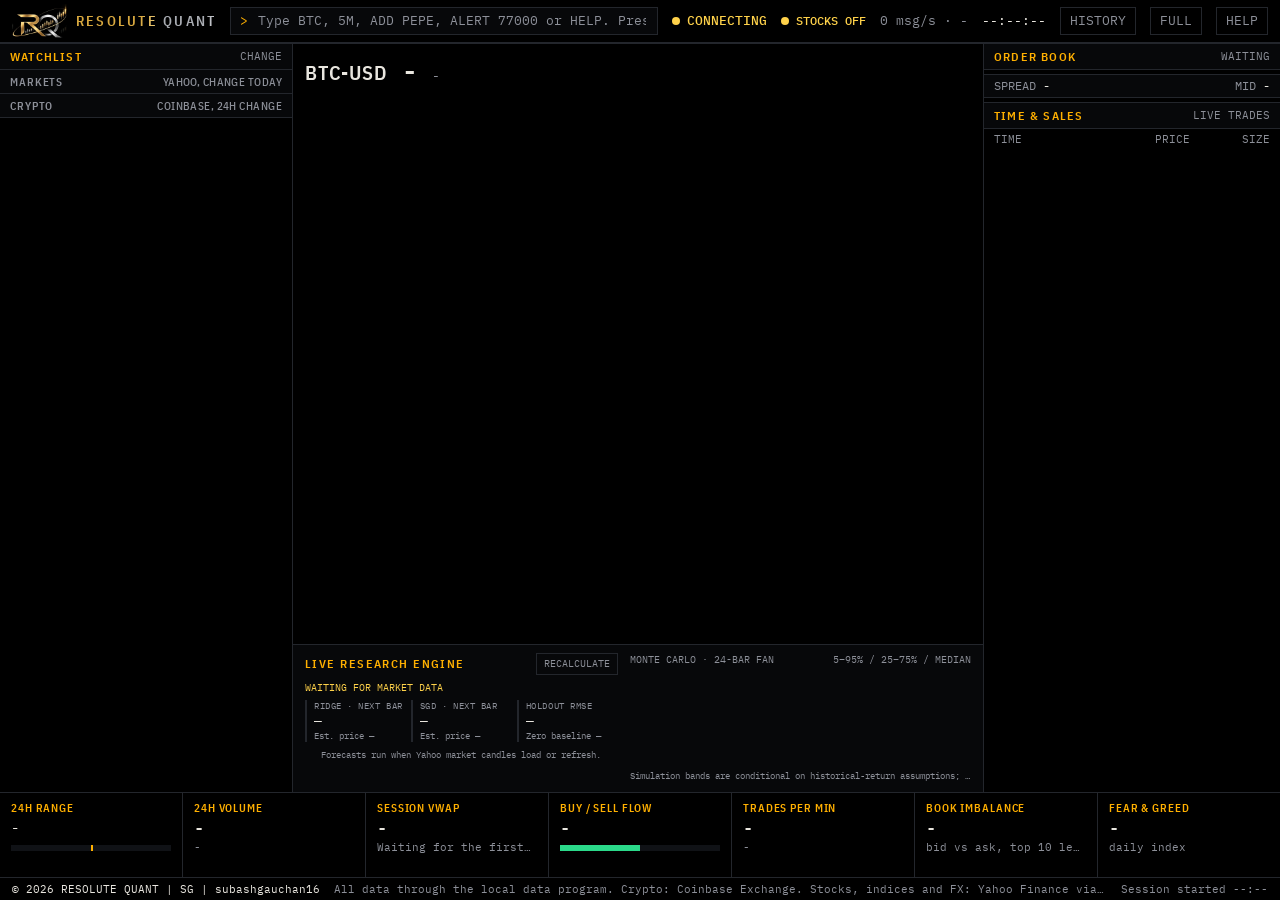
<file: terminal.html>
<!doctype html>
<html lang="en">
<head>
<meta charset="utf-8">
<meta name="viewport" content="width=device-width,initial-scale=1">
<title>Resolute Quant</title>
<link rel="icon" type="image/png" href="assets/img/favicon.png">
<link rel="preconnect" href="https://fonts.googleapis.com">
<link rel="stylesheet" href="https://fonts.googleapis.com/css2?family=IBM+Plex+Mono:wght@400;500;600&family=IBM+Plex+Sans+Condensed:wght@500;600&display=swap">
<link rel="stylesheet" href="assets/css/style.css">
<link rel="stylesheet" href="assets/css/brand.css">
<link rel="stylesheet" href="assets/css/history.css">
<link rel="stylesheet" href="assets/css/research.css">
</head>
<body>
<div class="app" id="app">
  <header class="top">
    <button class="brand" id="brand" title="Show the Resolute Quant logo" aria-label="Resolute Quant. Show the logo."><span class="rq-mark" aria-hidden="true"><span class="rq-mark-shine"></span></span><span aria-hidden="true"><span class="rq-word gold">RESOLUTE</span> <span class="rq-word silver">QUANT</span></span></button>
    <label class="cmd"><span>&gt;</span><input id="cmd" aria-label="Command" placeholder="Type BTC, 5M, ADD PEPE, ALERT 77000 or HELP. Press / to focus." autocomplete="off" spellcheck="false"></label>
    <div class="status" id="status" data-s="wait"><i class="dot"></i><span id="statustext">CONNECTING</span></div>
    <div class="status y" id="ystatus" data-s="wait" title="State of the Yahoo Finance data program"><i class="dot"></i><span id="ystatustext">STOCKS OFF</span></div>
    <div class="meta hidephone" title="Messages received per second, and the time since each message was stamped by the exchange"><span id="rate">0</span> msg/s · <span id="lag">-</span></div>
    <div class="clock" id="clock">--:--:--</div>
    <button class="icon" id="historybtn" title="Price history and CSV export for the open symbol">HISTORY</button>
    <button class="icon" id="fs" title="Full screen">FULL</button>
    <button class="icon" id="helpbtn">HELP</button>
  </header>
  <div class="alertbar" id="alertbar" hidden><span id="alerttext"></span><button id="alertclose">Dismiss</button></div>

  <aside class="watch">
    <div class="head"><b>WATCHLIST</b><small>CHANGE</small></div>
    <div class="list" id="list">
      <div class="group"><span>MARKETS</span><span>YAHOO, CHANGE TODAY</span></div>
      <div class="note" id="ynote" hidden>Data program offline. Start Start Terminal.bat.</div>
      <div id="listM"></div>
      <div class="group"><span>CRYPTO</span><span>COINBASE, 24H CHANGE</span></div>
      <div id="listC"></div>
    </div>
  </aside>

  <main class="chartp">
    <div class="quote">
      <h1 id="pair">BTC-USD</h1>
      <span id="bigpx">-</span>
      <span id="bigchg" class="flat">-</span>
      <span id="asof" class="asof"></span>
      <div class="intervals" id="intervals"></div>
    </div>
    <div class="legend" id="legend"></div>
    <div id="chart"><div class="msg" id="chartmsg" hidden></div></div>
    <section class="research-panel" id="research-panel" aria-label="Live predictive research models">
      <div class="rq-left">
        <div class="rq-title"><b>LIVE RESEARCH ENGINE</b><button id="rq-refresh" type="button">RECALCULATE</button></div>
        <div id="rq-model-status" data-state="wait" role="status" aria-live="polite">WAITING FOR MARKET DATA</div>
        <div class="rq-metrics">
          <div class="rq-metric"><label>RIDGE · NEXT BAR</label><strong id="rq-ridge">—</strong><small>Est. price <span id="rq-ridge-price">—</span></small></div>
          <div class="rq-metric"><label>SGD · NEXT BAR</label><strong id="rq-sgd">—</strong><small>Est. price <span id="rq-sgd-price">—</span></small></div>
          <div class="rq-metric"><label>HOLDOUT RMSE</label><strong id="rq-rmse">—</strong><small>Zero baseline <span id="rq-baseline-rmse">—</span></small></div>
        </div>
        <div class="rq-note" id="rq-validation">Forecasts run when Yahoo market candles load or refresh.</div>
      </div>
      <div class="rq-chart">
        <div class="rq-chart-head"><span>MONTE CARLO · 24-BAR FAN</span><span>5–95% / 25–75% / MEDIAN</span></div>
        <svg id="rq-fan" viewBox="0 0 600 94" role="img" aria-label="Monte Carlo simulated price range">
          <path id="rq-fan-outer" d=""></path><path id="rq-fan-inner" d=""></path><path id="rq-fan-median" d=""></path>
        </svg>
        <div class="rq-note" id="rq-disclaimer">Simulation bands are conditional on historical-return assumptions; forecasts are not guarantees.</div>
      </div>
    </section>
  </main>

  <aside class="side">
    <section id="paneBook">
      <div class="head"><b>ORDER BOOK</b><small id="booksrc">WAITING</small></div>
      <div class="ob" id="asks"></div>
      <div class="spread"><span>SPREAD <b id="spread">-</b></span><span>MID <b id="mid">-</b></span></div>
      <div class="ob" id="bids"></div>
    </section>
    <section id="paneTape">
      <div class="head"><b>TIME &amp; SALES</b><small id="tapesrc">LIVE TRADES</small></div>
      <div class="tapecols"><span>TIME</span><span>PRICE</span><span>SIZE</span></div>
      <div class="tape" id="tape"></div>
    </section>
    <section id="paneCo" hidden>
      <div class="head"><b>PROFILE</b><small>YAHOO FINANCE</small></div>
      <div class="co" id="co"></div>
    </section>
    <section id="paneNews" hidden>
      <div class="head"><b>NEWS</b><small id="newssrc">YAHOO FINANCE</small></div>
      <div class="news" id="news"></div>
    </section>
  </aside>

  <section class="stats" id="statsC" aria-label="Crypto session analytics">
    <div class="stat"><label>24H RANGE</label><strong id="s-range">-</strong><div class="bar"><em id="s-rangepos" style="left:50%"></em></div></div>
    <div class="stat"><label>24H VOLUME</label><strong id="s-vol">-</strong><small id="s-volbase">-</small></div>
    <div class="stat"><label>SESSION VWAP</label><strong id="s-vwap">-</strong><small id="s-vwapd">Waiting for the first trade</small></div>
    <div class="stat"><label>BUY / SELL FLOW</label><strong id="s-flow">-</strong><div class="bar"><i id="s-flowbar" style="width:50%"></i></div></div>
    <div class="stat"><label>TRADES PER MIN</label><strong id="s-tpm">-</strong><small id="s-count">-</small></div>
    <div class="stat"><label>BOOK IMBALANCE</label><strong id="s-imb">-</strong><small>bid vs ask, top 10 levels</small></div>
    <div class="stat"><label>FEAR &amp; GREED</label><strong id="s-fng">-</strong><small id="s-fngd">daily index</small></div>
  </section>

  <section class="stats" id="statsY" aria-label="Market statistics" hidden>
    <div class="stat"><label>DAY RANGE</label><strong id="y-range">-</strong><div class="bar"><em id="y-rangepos" style="left:50%"></em></div></div>
    <div class="stat"><label>52 WEEK RANGE</label><strong id="y-52">-</strong><div class="bar"><em id="y-52pos" style="left:50%"></em></div></div>
    <div class="stat"><label>PREVIOUS CLOSE</label><strong id="y-prev">-</strong><small id="y-prevd">-</small></div>
    <div class="stat"><label>VOLUME</label><strong id="y-vol">-</strong><small id="y-avol">-</small></div>
    <div class="stat"><label>MARKET CAP</label><strong id="y-cap">-</strong><small id="y-cur">-</small></div>
    <div class="stat"><label>P/E RATIO</label><strong id="y-pe">-</strong><small id="y-eps">trailing 12 months</small></div>
    <div class="stat"><label>MARKET STATE</label><strong id="y-state">-</strong><small id="y-delay">-</small></div>
  </section>

  <footer class="foot">
    <a class="rq-copy" href="https://github.com/subashgauchan16/Resolute-Quant" target="_blank" rel="noopener noreferrer">© 2026 RESOLUTE QUANT | SG | subashgauchan16</a>
    <span class="rq-sources">All data through the local data program. Crypto: Coinbase Exchange. Stocks, indices and FX: Yahoo Finance via yfinance, personal use, may be delayed. Fear &amp; Greed: alternative.me. Places no orders.</span>
    <span class="rq-session"><span id="portnote"></span><span id="session">Session started --:--</span></span>
  </footer>
</div>

<div class="rq-intro" id="intro" role="dialog" aria-label="Resolute Quant" hidden>
  <div class="rq-stage" id="rqstage"><div class="rq-breathe">
    <img class="rq-logo" src="assets/img/resolute-quant-logo.webp" width="1672" height="941" alt="Resolute Quant. Analyse, model, trade.">
    <div class="rq-shine"></div><div class="rq-shine second"></div>
    <svg class="rq-orbit" viewBox="0 0 1672 941" aria-hidden="true"><path pathLength="1000" d="M838 238C960 170 1180 110 1245 140C1262 150 1266 180 1262 205C1262 290 1040 400 760 480C590 530 440 565 437 525C436 495 490 430 555 398"/></svg>
    <div class="rq-ember"></div>
  </div></div>
  <p class="rq-note"><b>© 2026 RESOLUTE QUANT | SG | subashgauchan16</b>Research display only. Places no orders. Click or press any key to enter.</p>
</div>

<section class="history" id="history" aria-labelledby="htitle" hidden>
  <header class="hhead"><h2 id="htitle">HISTORY <span id="hsymbol"></span></h2><button class="hbtn" id="hclose" type="button">Close</button></header>
  <form class="hform" id="hform">
    <label>TIMEFRAME<select id="hinterval"></select></label>
    <label>FROM (UTC)<input id="hstart" type="date" required></label>
    <label>TO (UTC)<input id="hend" type="date" required></label>
    <button class="hbtn" id="hload" type="submit">Load history</button>
    <button class="hbtn main" id="hexport" type="button" disabled>Export CSV</button>
  </form>
  <div class="hmsgs" role="status" aria-live="polite">
    <p id="hstatus"></p><p id="hsummary"></p><p id="hnotes"></p><p id="hresult"></p>
    <p class="hterms">Exports are for your own use. Do not share them or publish anything derived from them. Coinbase data also cannot be used to build or test models without Coinbase's written permission.</p>
  </div>
  <div class="hscroll">
    <table class="htable" id="htable" hidden><thead><tr><th scope="col">TIME (UTC)</th><th scope="col">OPEN</th><th scope="col">HIGH</th><th scope="col">LOW</th><th scope="col">CLOSE</th><th scope="col">VOLUME</th></tr></thead><tbody id="hbody"></tbody></table>
    <p class="hempty" id="hempty" hidden></p>
  </div>
</section>

<div class="help" id="help" hidden><div>
  <h2>COMMANDS</h2>
  <dl>
    <dt>BTC or AAPL or VOD.L</dt><dd>Open a symbol. Coinbase is checked first, then Yahoo.</dd>
    <dt>STK META</dt><dd>Use Yahoo when the symbol exists on both.</dd>
    <dt>1M 5M 15M 1H 1D</dt><dd>Change the candle size. 1M is one minute. Crypto adds 6H. Markets add 4H, 1W and 1MO (one month).</dd>
    <dt>HISTORY</dt><dd>Show past bars for the open symbol, and export them as CSV.</dd>
    <dt>ADD PEPE</dt><dd>Add a symbol to the watchlist.</dd>
    <dt>DEL PEPE</dt><dd>Remove a symbol.</dd>
    <dt>ALERT 77000</dt><dd>Alert when the open symbol crosses a price.</dd>
    <dt>CLEAR</dt><dd>Remove alerts on the open symbol.</dd>
    <dt>/ · ↑ ↓ · F · Esc</dt><dd>Focus command, move through the list, full screen, close.</dd>
  </dl>
  <p>Your watchlist and alerts are saved in this browser. Alerts only fire while this page is open.</p>
</div></div>

<script src="assets/lib/lightweight-charts.standalone.production.js"></script>
<script type="module" src="assets/js/main.js"></script>
<script>
/* ES modules cannot load from a double-clicked file, so say how to open the page. */
if(location.protocol==="file:"){
  document.getElementById("alerttext").textContent="Data program offline. Start Start Terminal.bat, then use the page it opens.";
  document.getElementById("alertclose").hidden=true;
  document.getElementById("alertbar").hidden=false;
}
</script>
</body>
</html>
</file>
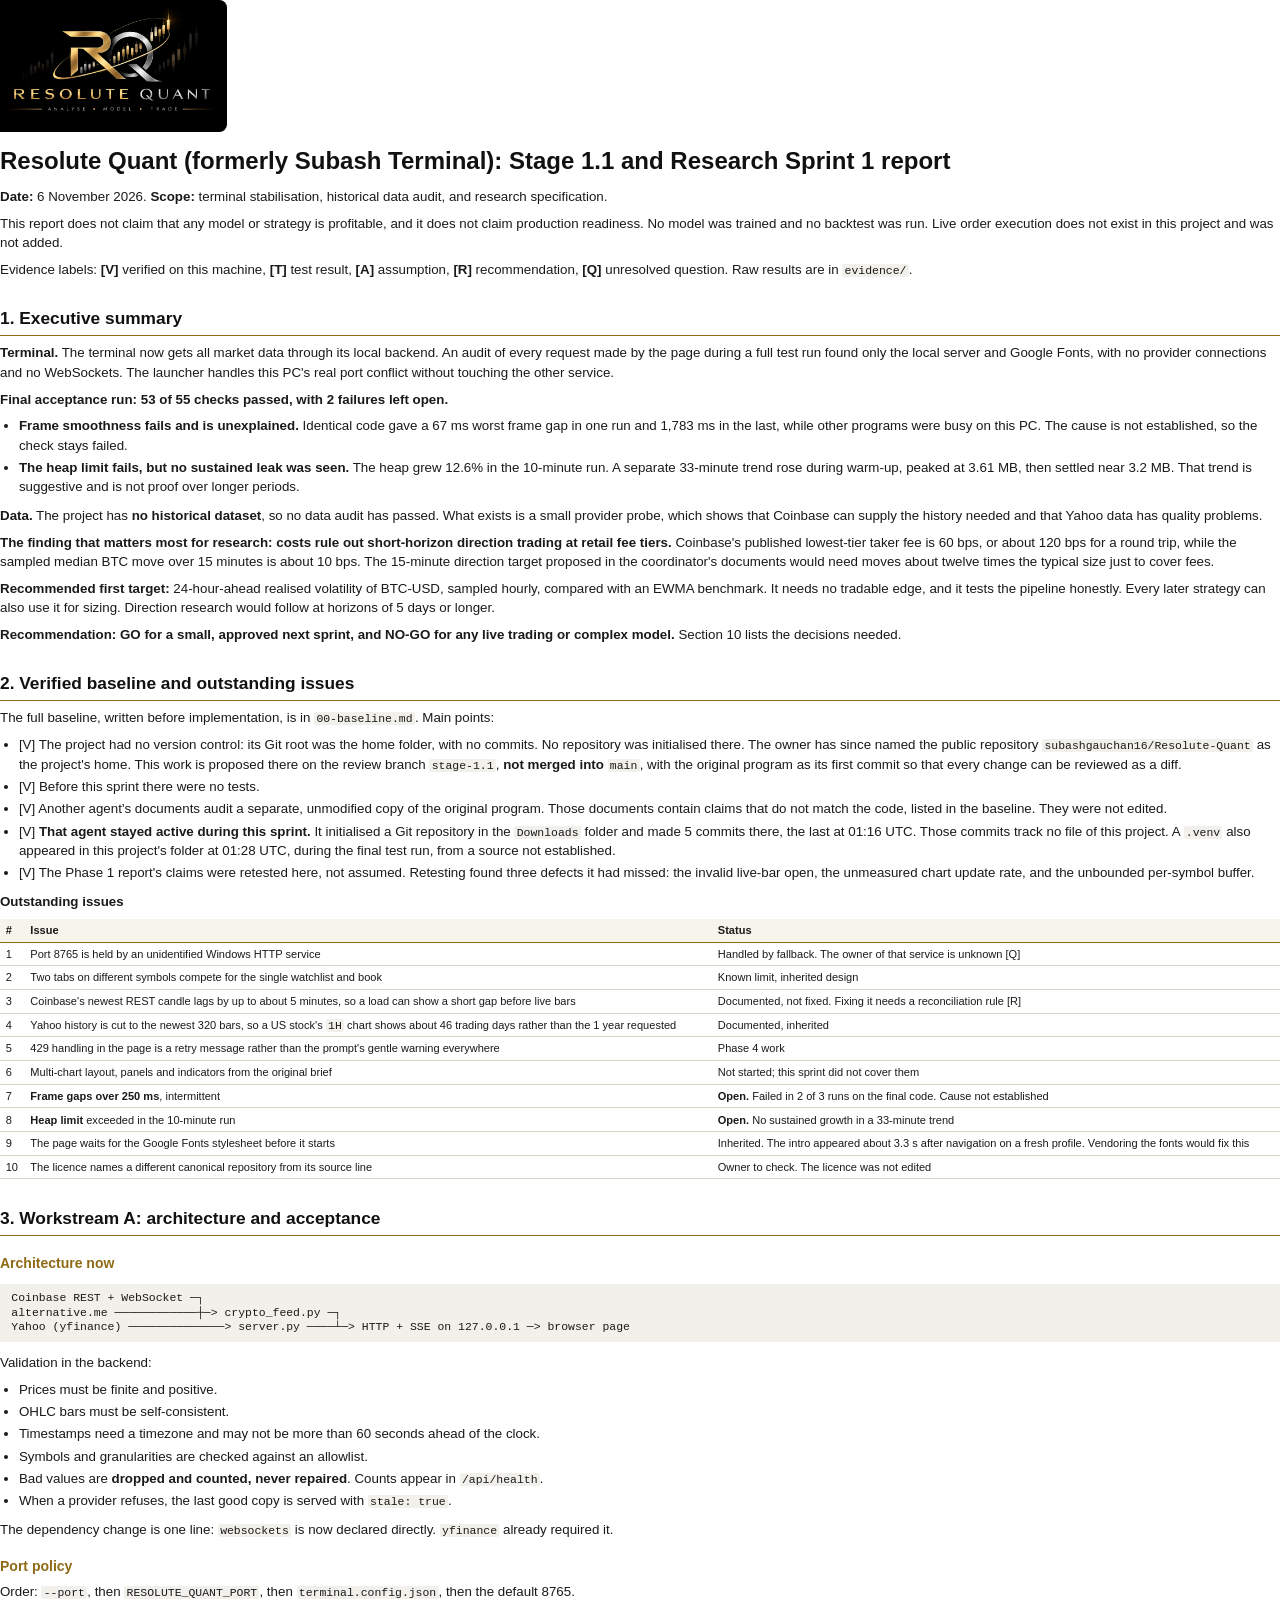
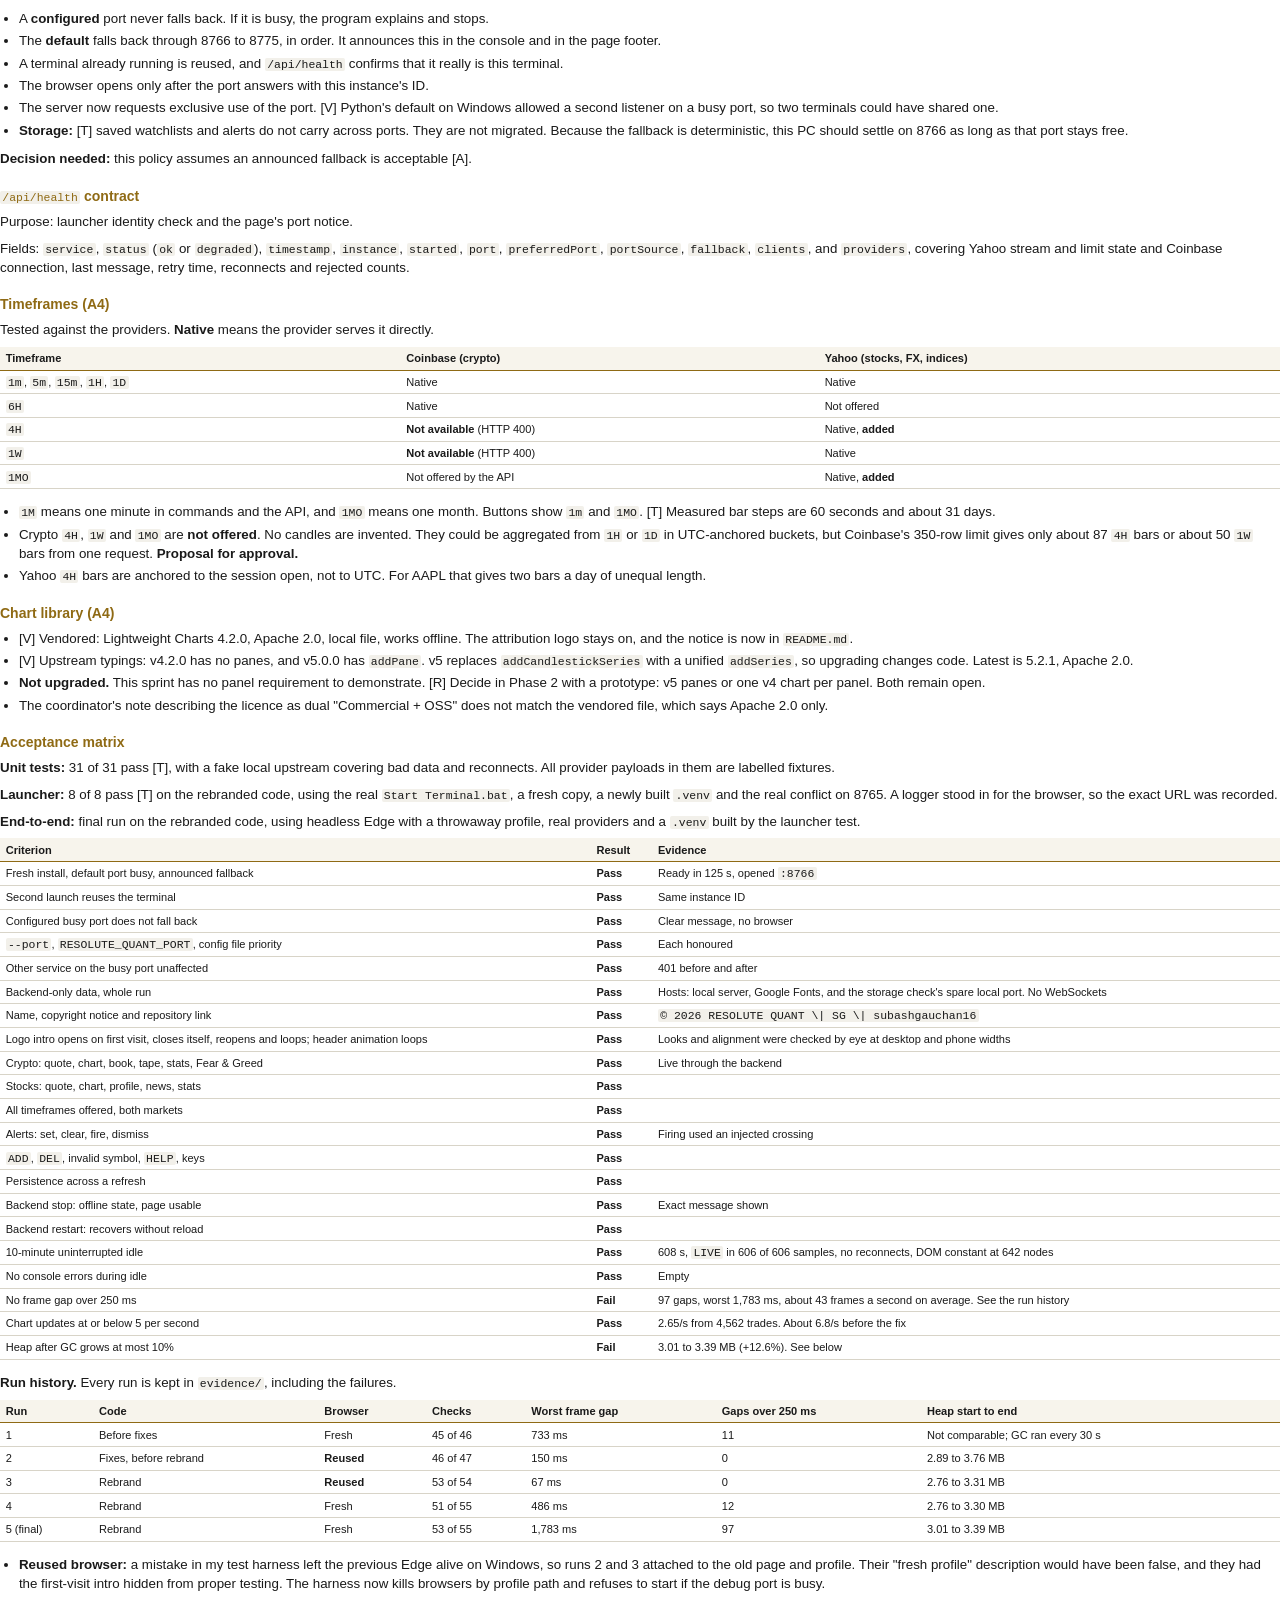
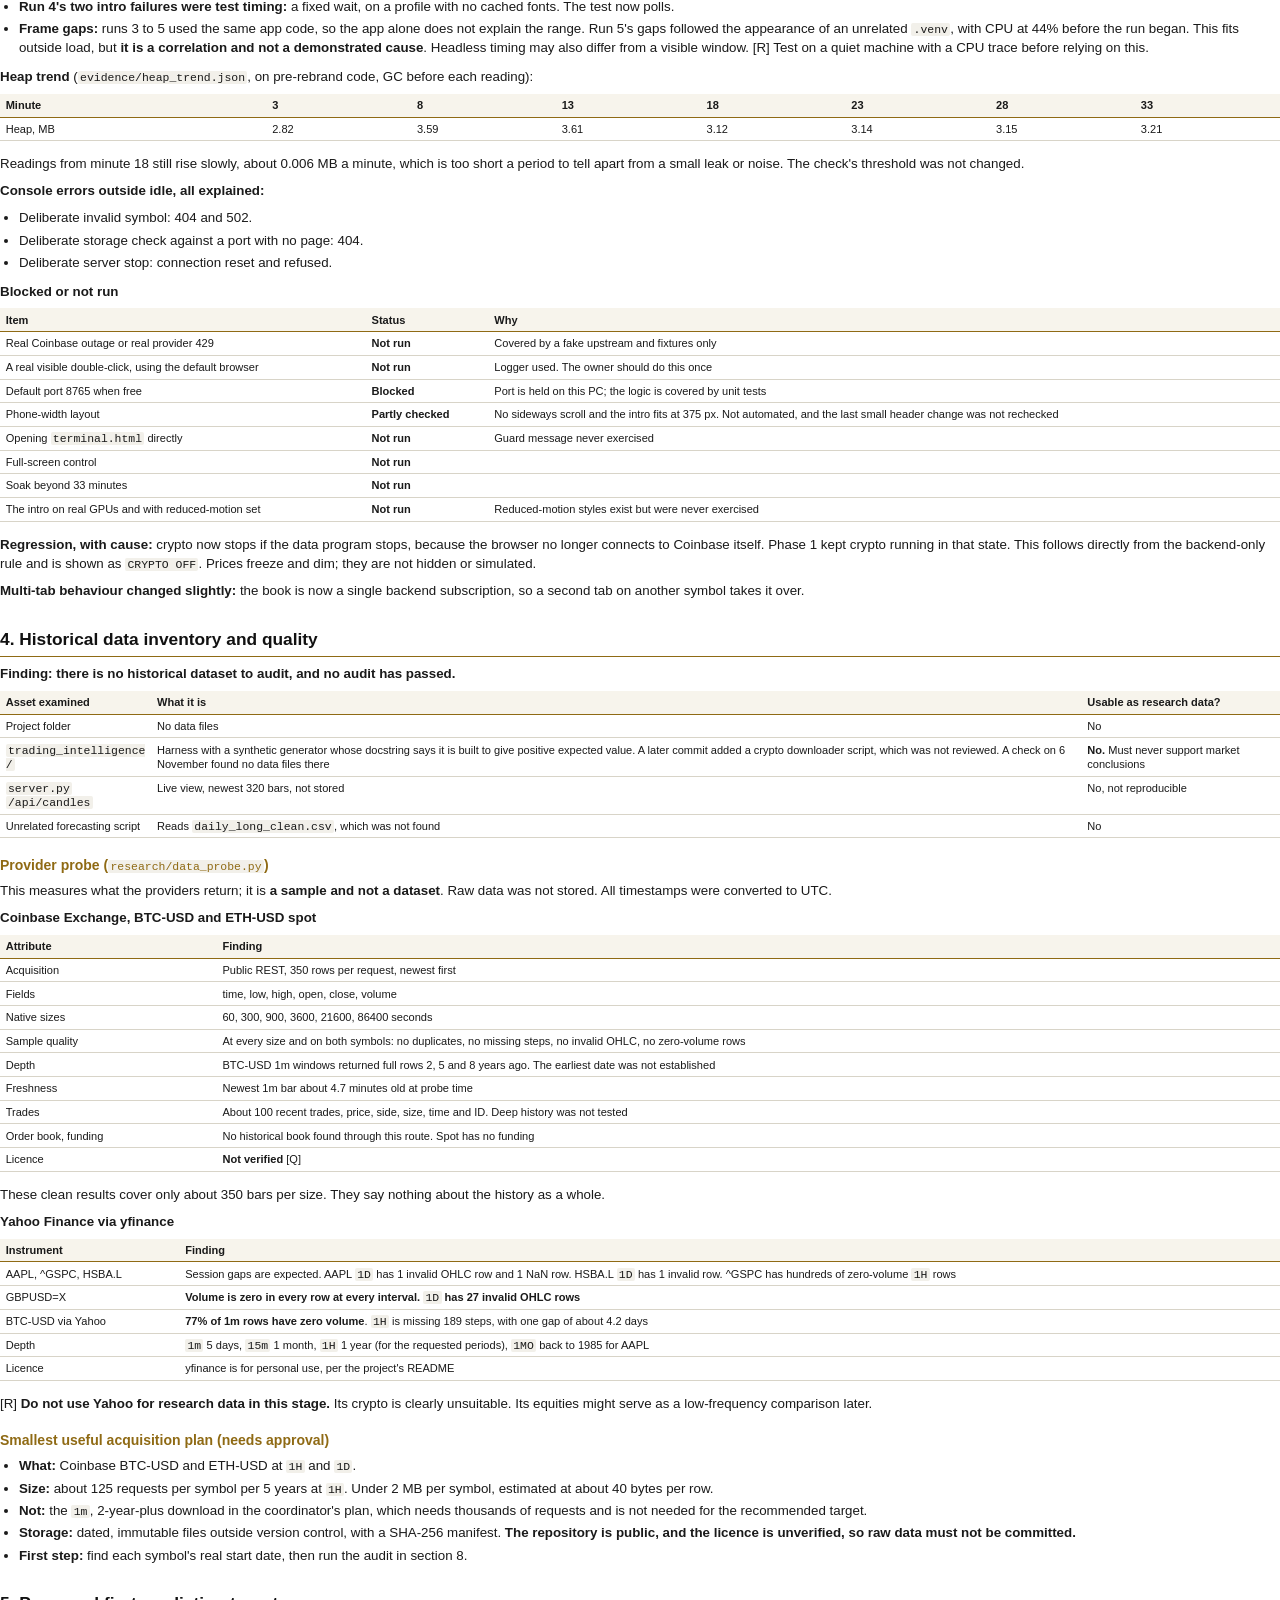
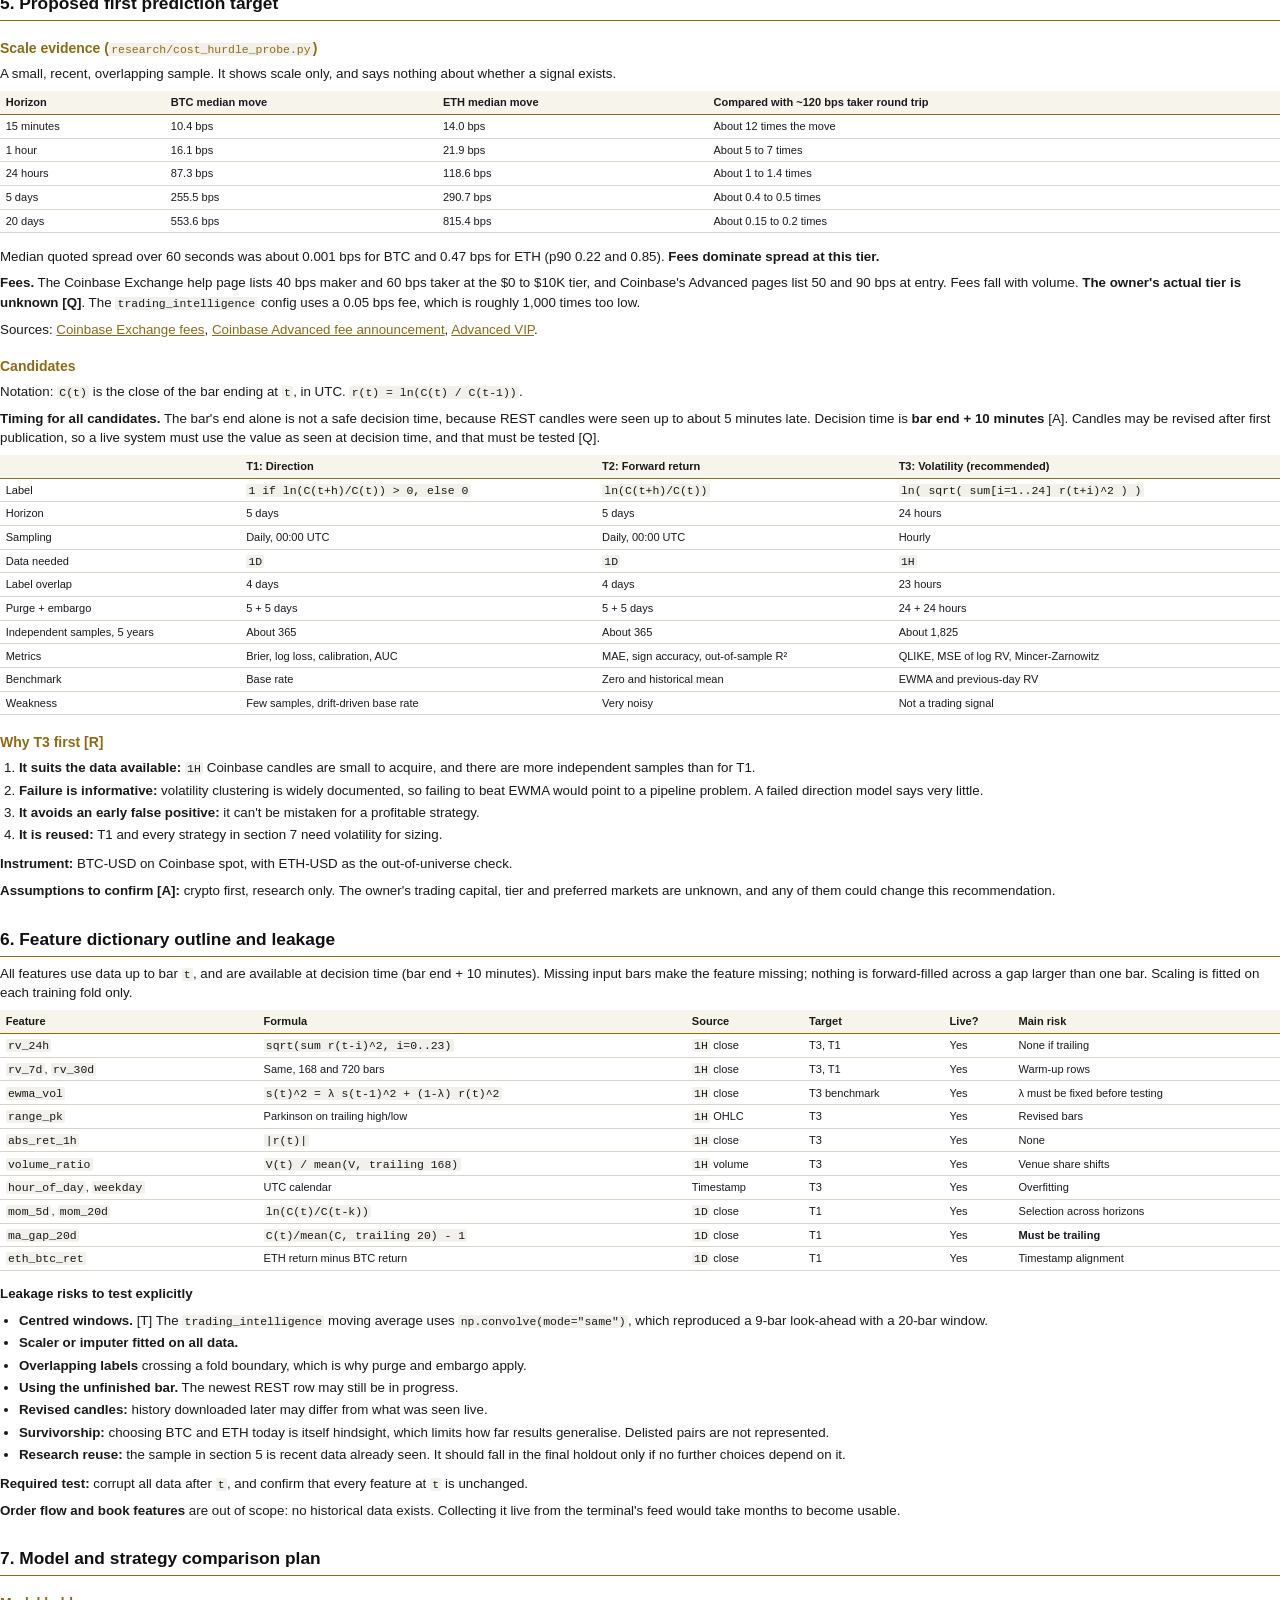
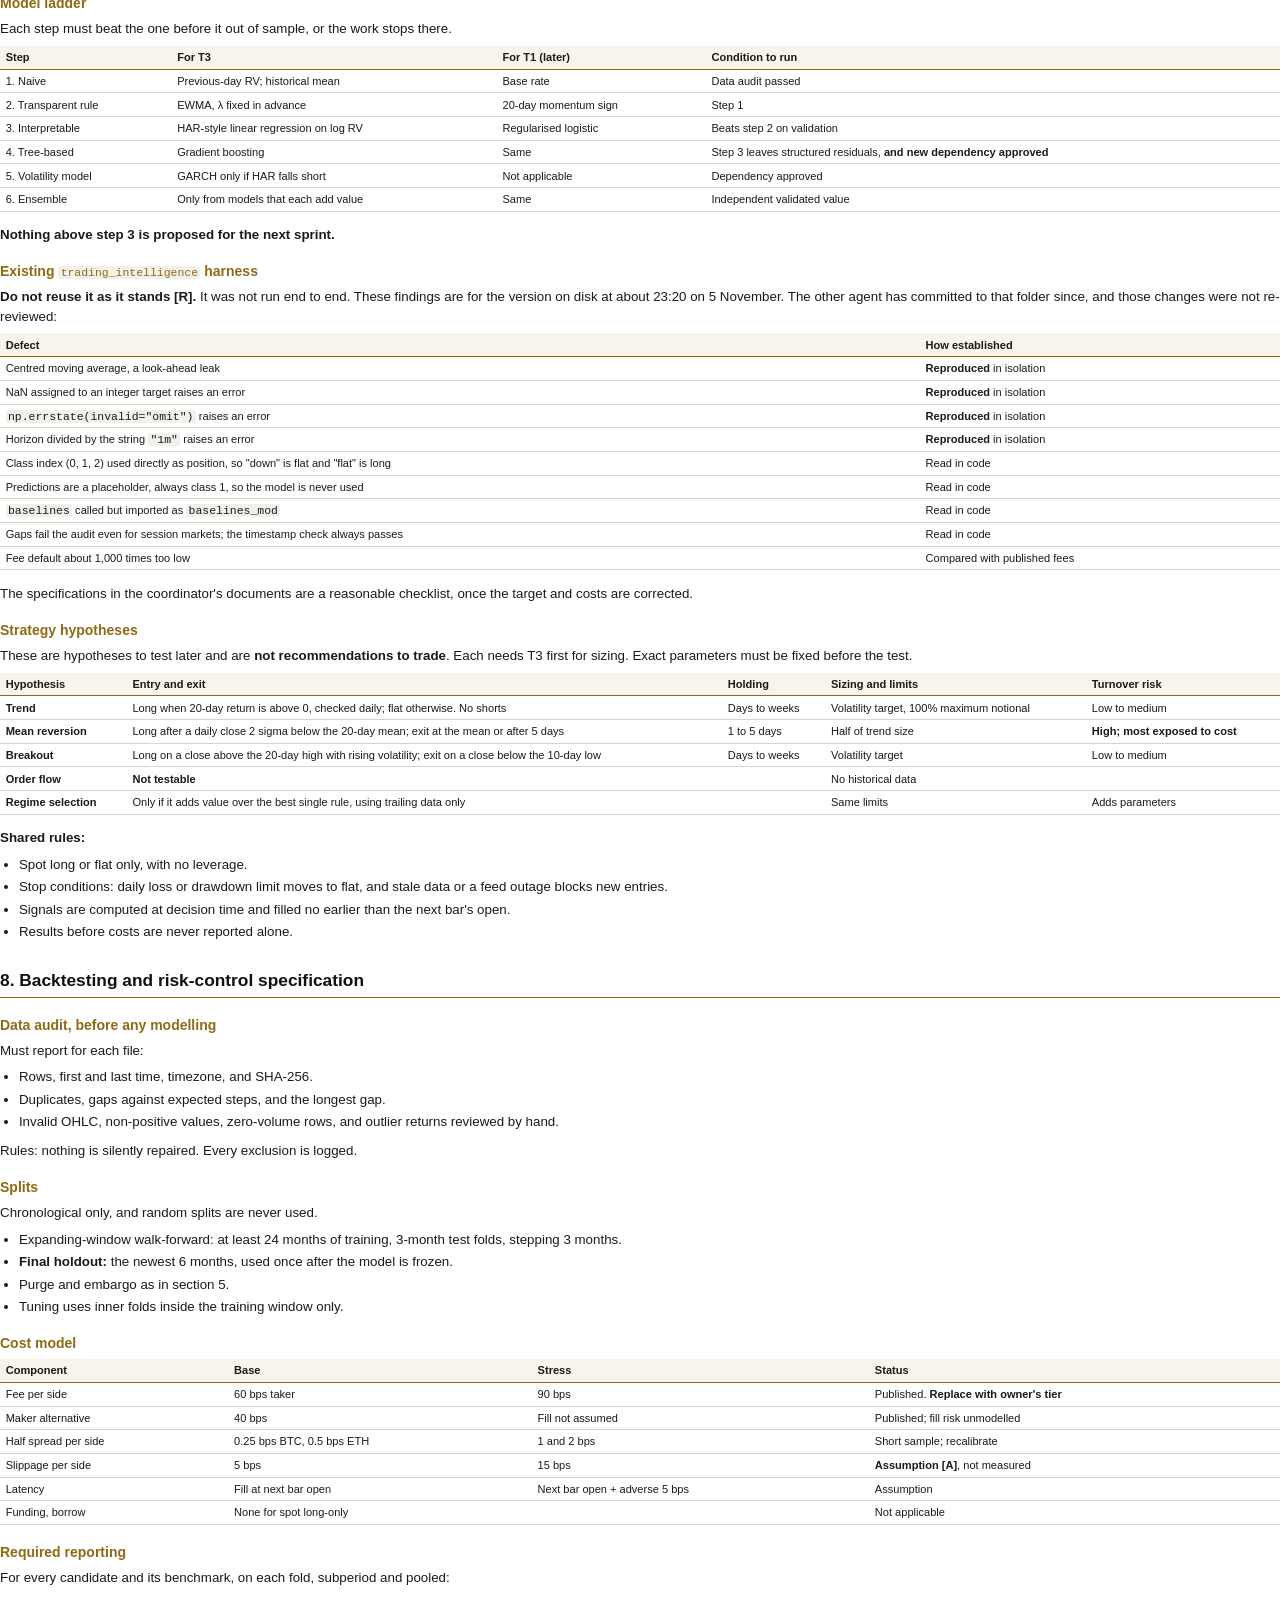
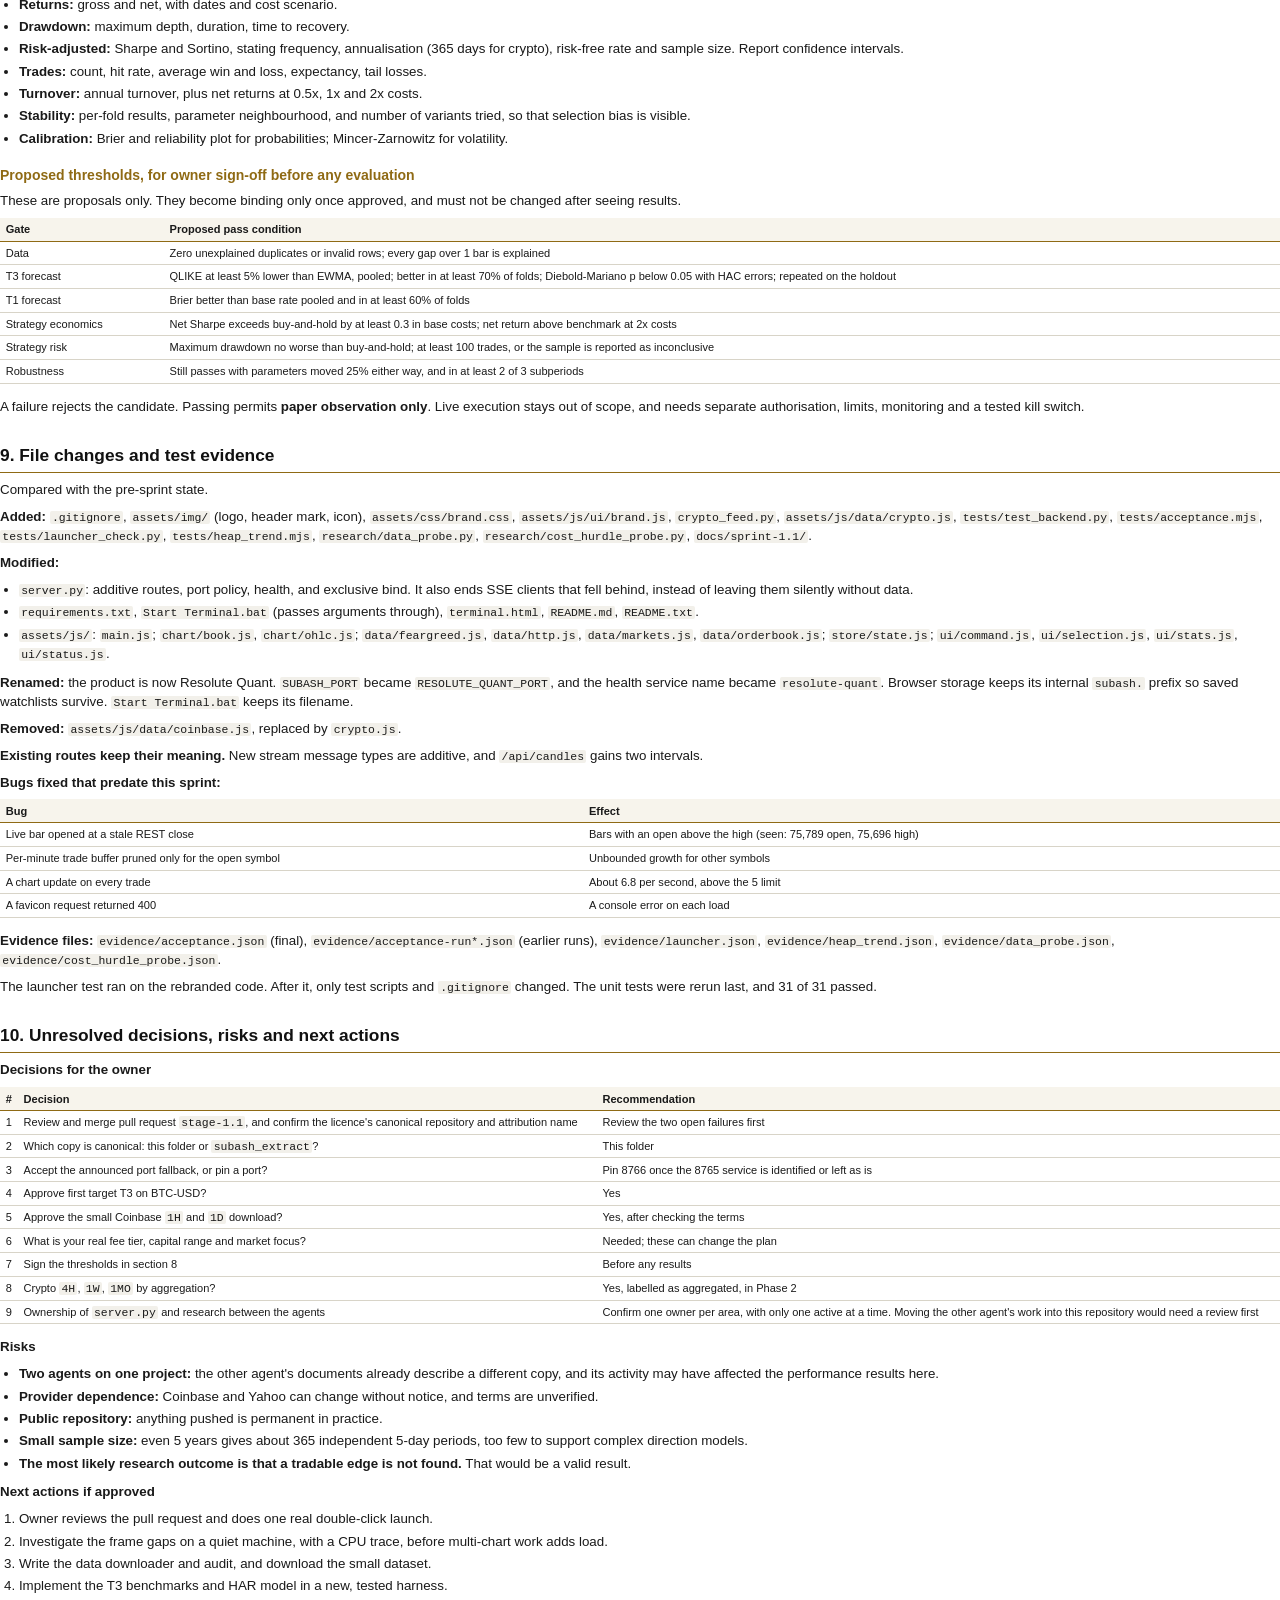
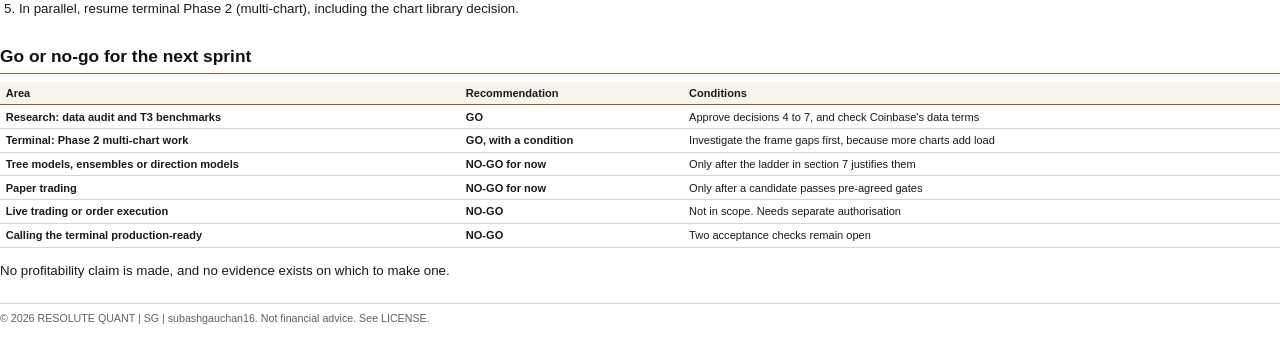
<file: docs/sprint-1.1/REPORT.html>
<!doctype html><html lang="en"><head><meta charset="utf-8"><title>Resolute Quant: Stage 1.1 report</title><style>
@page{size:A4;margin:17mm 15mm 18mm}
:root{--ink:#1a1a1a;--mute:#5d6066;--gold:#8f6a14;--line:#d8d4c8;--band:#f7f4ec}
body{font:10pt/1.45 "Segoe UI",Arial,sans-serif;color:var(--ink);margin:0}
.cover{display:block;width:62mm;margin:0 0 4mm -2mm;border-radius:2mm}
h1{font-size:18pt;line-height:1.2;margin:0 0 3mm;color:#111}
h2{font-size:13pt;margin:7mm 0 2mm;padding-bottom:1mm;border-bottom:1.2pt solid var(--gold);color:#111;break-after:avoid}
h3{font-size:10.5pt;margin:4.5mm 0 1.5mm;color:var(--gold);break-after:avoid}
p{margin:0 0 2mm}ul,ol{margin:0 0 2.5mm;padding-left:5mm}li{margin-bottom:.8mm}
table{width:100%;border-collapse:collapse;margin:1.5mm 0 3.5mm;font-size:8.3pt;line-height:1.3}
thead{display:table-header-group}tr{break-inside:avoid}
th{background:var(--band);text-align:left;font-weight:600;border-bottom:1pt solid var(--gold)}
th,td{padding:1.1mm 1.5mm;vertical-align:top}td{border-bottom:.5pt solid var(--line);overflow-wrap:anywhere}
code{font:8.6pt Consolas,monospace;background:#f2f0ea;padding:0 .6mm;border-radius:.5mm}
pre{background:#f2f0ea;padding:2mm 3mm;font:8pt/1.35 Consolas,monospace;overflow:hidden;break-inside:avoid}pre code{background:none;padding:0}
a{color:var(--gold)}
.foot{margin-top:6mm;padding-top:2mm;border-top:.5pt solid var(--line);color:var(--mute);font-size:8pt}
</style></head><body><img class="cover" src="../../assets/img/resolute-quant-logo.webp" alt="Resolute Quant"><h1>Resolute Quant (formerly Subash Terminal): Stage 1.1 and Research Sprint 1 report</h1>
<p><strong>Date:</strong> 6 November 2026. <strong>Scope:</strong> terminal stabilisation, historical data audit, and research specification.</p>
<p>This report does not claim that any model or strategy is profitable, and it does not claim production readiness. No model was trained and no backtest was run. Live order execution does not exist in this project and was not added.</p>
<p>Evidence labels: <strong>[V]</strong> verified on this machine, <strong>[T]</strong> test result, <strong>[A]</strong> assumption, <strong>[R]</strong> recommendation, <strong>[Q]</strong> unresolved question. Raw results are in <code>evidence/</code>.</p>
<h2>1. Executive summary</h2>
<p><strong>Terminal.</strong> The terminal now gets all market data through its local backend. An audit of every request made by the page during a full test run found only the local server and Google Fonts, with no provider connections and no WebSockets. The launcher handles this PC's real port conflict without touching the other service.</p>
<p><strong>Final acceptance run: 53 of 55 checks passed, with 2 failures left open.</strong></p>
<ul>
<li><strong>Frame smoothness fails and is unexplained.</strong> Identical code gave a 67 ms worst frame gap in one run and 1,783 ms in the last, while other programs were busy on this PC. The cause is not established, so the check stays failed.</li>
<li><strong>The heap limit fails, but no sustained leak was seen.</strong> The heap grew 12.6% in the 10-minute run. A separate 33-minute trend rose during warm-up, peaked at 3.61 MB, then settled near 3.2 MB. That trend is suggestive and is not proof over longer periods.</li>
</ul>
<p><strong>Data.</strong> The project has <strong>no historical dataset</strong>, so no data audit has passed. What exists is a small provider probe, which shows that Coinbase can supply the history needed and that Yahoo data has quality problems.</p>
<p><strong>The finding that matters most for research: costs rule out short-horizon direction trading at retail fee tiers.</strong> Coinbase's published lowest-tier taker fee is 60 bps, or about 120 bps for a round trip, while the sampled median BTC move over 15 minutes is about 10 bps. The 15-minute direction target proposed in the coordinator's documents would need moves about twelve times the typical size just to cover fees.</p>
<p><strong>Recommended first target:</strong> 24-hour-ahead realised volatility of BTC-USD, sampled hourly, compared with an EWMA benchmark. It needs no tradable edge, and it tests the pipeline honestly. Every later strategy can also use it for sizing. Direction research would follow at horizons of 5 days or longer.</p>
<p><strong>Recommendation: GO for a small, approved next sprint, and NO-GO for any live trading or complex model.</strong> Section 10 lists the decisions needed.</p>
<h2>2. Verified baseline and outstanding issues</h2>
<p>The full baseline, written before implementation, is in <code>00-baseline.md</code>. Main points:</p>
<ul>
<li>[V] The project had no version control: its Git root was the home folder, with no commits. No repository was initialised there. The owner has since named the public repository <code>subashgauchan16/Resolute-Quant</code> as the project's home. This work is proposed there on the review branch <code>stage-1.1</code>, <strong>not merged into <code>main</code></strong>, with the original program as its first commit so that every change can be reviewed as a diff.</li>
<li>[V] Before this sprint there were no tests.</li>
<li>[V] Another agent's documents audit a separate, unmodified copy of the original program. Those documents contain claims that do not match the code, listed in the baseline. They were not edited.</li>
<li>[V] <strong>That agent stayed active during this sprint.</strong> It initialised a Git repository in the <code>Downloads</code> folder and made 5 commits there, the last at 01:16 UTC. Those commits track no file of this project. A <code>.venv</code> also appeared in this project's folder at 01:28 UTC, during the final test run, from a source not established.</li>
<li>[V] The Phase 1 report's claims were retested here, not assumed. Retesting found three defects it had missed: the invalid live-bar open, the unmeasured chart update rate, and the unbounded per-symbol buffer.</li>
</ul>
<p><strong>Outstanding issues</strong></p>
<table>
<thead>
<tr>
<th>#</th>
<th>Issue</th>
<th>Status</th>
</tr>
</thead>
<tbody>
<tr>
<td>1</td>
<td>Port 8765 is held by an unidentified Windows HTTP service</td>
<td>Handled by fallback. The owner of that service is unknown [Q]</td>
</tr>
<tr>
<td>2</td>
<td>Two tabs on different symbols compete for the single watchlist and book</td>
<td>Known limit, inherited design</td>
</tr>
<tr>
<td>3</td>
<td>Coinbase's newest REST candle lags by up to about 5 minutes, so a load can show a short gap before live bars</td>
<td>Documented, not fixed. Fixing it needs a reconciliation rule [R]</td>
</tr>
<tr>
<td>4</td>
<td>Yahoo history is cut to the newest 320 bars, so a US stock's <code>1H</code> chart shows about 46 trading days rather than the 1 year requested</td>
<td>Documented, inherited</td>
</tr>
<tr>
<td>5</td>
<td>429 handling in the page is a retry message rather than the prompt's gentle warning everywhere</td>
<td>Phase 4 work</td>
</tr>
<tr>
<td>6</td>
<td>Multi-chart layout, panels and indicators from the original brief</td>
<td>Not started; this sprint did not cover them</td>
</tr>
<tr>
<td>7</td>
<td><strong>Frame gaps over 250 ms</strong>, intermittent</td>
<td><strong>Open.</strong> Failed in 2 of 3 runs on the final code. Cause not established</td>
</tr>
<tr>
<td>8</td>
<td><strong>Heap limit</strong> exceeded in the 10-minute run</td>
<td><strong>Open.</strong> No sustained growth in a 33-minute trend</td>
</tr>
<tr>
<td>9</td>
<td>The page waits for the Google Fonts stylesheet before it starts</td>
<td>Inherited. The intro appeared about 3.3 s after navigation on a fresh profile. Vendoring the fonts would fix this</td>
</tr>
<tr>
<td>10</td>
<td>The licence names a different canonical repository from its source line</td>
<td>Owner to check. The licence was not edited</td>
</tr>
</tbody>
</table>
<h2>3. Workstream A: architecture and acceptance</h2>
<h3>Architecture now</h3>
<pre><code>Coinbase REST + WebSocket ─┐
alternative.me ────────────┼─&gt; crypto_feed.py ─┐
Yahoo (yfinance) ──────────────&gt; server.py ────┴─&gt; HTTP + SSE on 127.0.0.1 ─&gt; browser page
</code></pre>
<p>Validation in the backend:</p>
<ul>
<li>Prices must be finite and positive.</li>
<li>OHLC bars must be self-consistent.</li>
<li>Timestamps need a timezone and may not be more than 60 seconds ahead of the clock.</li>
<li>Symbols and granularities are checked against an allowlist.</li>
<li>Bad values are <strong>dropped and counted, never repaired</strong>. Counts appear in <code>/api/health</code>.</li>
<li>When a provider refuses, the last good copy is served with <code>stale: true</code>.</li>
</ul>
<p>The dependency change is one line: <code>websockets</code> is now declared directly. <code>yfinance</code> already required it.</p>
<h3>Port policy</h3>
<p>Order: <code>--port</code>, then <code>RESOLUTE_QUANT_PORT</code>, then <code>terminal.config.json</code>, then the default 8765.</p>
<ul>
<li>A <strong>configured</strong> port never falls back. If it is busy, the program explains and stops.</li>
<li>The <strong>default</strong> falls back through 8766 to 8775, in order. It announces this in the console and in the page footer.</li>
<li>A terminal already running is reused, and <code>/api/health</code> confirms that it really is this terminal.</li>
<li>The browser opens only after the port answers with this instance's ID.</li>
<li>The server now requests exclusive use of the port. [V] Python's default on Windows allowed a second listener on a busy port, so two terminals could have shared one.</li>
<li><strong>Storage:</strong> [T] saved watchlists and alerts do not carry across ports. They are not migrated. Because the fallback is deterministic, this PC should settle on 8766 as long as that port stays free.</li>
</ul>
<p><strong>Decision needed:</strong> this policy assumes an announced fallback is acceptable [A].</p>
<h3><code>/api/health</code> contract</h3>
<p>Purpose: launcher identity check and the page's port notice.</p>
<p>Fields: <code>service</code>, <code>status</code> (<code>ok</code> or <code>degraded</code>), <code>timestamp</code>, <code>instance</code>, <code>started</code>, <code>port</code>, <code>preferredPort</code>, <code>portSource</code>, <code>fallback</code>, <code>clients</code>, and <code>providers</code>, covering Yahoo stream and limit state and Coinbase connection, last message, retry time, reconnects and rejected counts.</p>
<h3>Timeframes (A4)</h3>
<p>Tested against the providers. <strong>Native</strong> means the provider serves it directly.</p>
<table>
<thead>
<tr>
<th>Timeframe</th>
<th>Coinbase (crypto)</th>
<th>Yahoo (stocks, FX, indices)</th>
</tr>
</thead>
<tbody>
<tr>
<td><code>1m</code>, <code>5m</code>, <code>15m</code>, <code>1H</code>, <code>1D</code></td>
<td>Native</td>
<td>Native</td>
</tr>
<tr>
<td><code>6H</code></td>
<td>Native</td>
<td>Not offered</td>
</tr>
<tr>
<td><code>4H</code></td>
<td><strong>Not available</strong> (HTTP 400)</td>
<td>Native, <strong>added</strong></td>
</tr>
<tr>
<td><code>1W</code></td>
<td><strong>Not available</strong> (HTTP 400)</td>
<td>Native</td>
</tr>
<tr>
<td><code>1MO</code></td>
<td>Not offered by the API</td>
<td>Native, <strong>added</strong></td>
</tr>
</tbody>
</table>
<ul>
<li><code>1M</code> means one minute in commands and the API, and <code>1MO</code> means one month. Buttons show <code>1m</code> and <code>1MO</code>. [T] Measured bar steps are 60 seconds and about 31 days.</li>
<li>Crypto <code>4H</code>, <code>1W</code> and <code>1MO</code> are <strong>not offered</strong>. No candles are invented. They could be aggregated from <code>1H</code> or <code>1D</code> in UTC-anchored buckets, but Coinbase's 350-row limit gives only about 87 <code>4H</code> bars or about 50 <code>1W</code> bars from one request. <strong>Proposal for approval.</strong></li>
<li>Yahoo <code>4H</code> bars are anchored to the session open, not to UTC. For AAPL that gives two bars a day of unequal length.</li>
</ul>
<h3>Chart library (A4)</h3>
<ul>
<li>[V] Vendored: Lightweight Charts 4.2.0, Apache 2.0, local file, works offline. The attribution logo stays on, and the notice is now in <code>README.md</code>.</li>
<li>[V] Upstream typings: v4.2.0 has no panes, and v5.0.0 has <code>addPane</code>. v5 replaces <code>addCandlestickSeries</code> with a unified <code>addSeries</code>, so upgrading changes code. Latest is 5.2.1, Apache 2.0.</li>
<li><strong>Not upgraded.</strong> This sprint has no panel requirement to demonstrate. [R] Decide in Phase 2 with a prototype: v5 panes or one v4 chart per panel. Both remain open.</li>
<li>The coordinator's note describing the licence as dual "Commercial + OSS" does not match the vendored file, which says Apache 2.0 only.</li>
</ul>
<h3>Acceptance matrix</h3>
<p><strong>Unit tests:</strong> 31 of 31 pass [T], with a fake local upstream covering bad data and reconnects. All provider payloads in them are labelled fixtures.</p>
<p><strong>Launcher:</strong> 8 of 8 pass [T] on the rebranded code, using the real <code>Start Terminal.bat</code>, a fresh copy, a newly built <code>.venv</code> and the real conflict on 8765. A logger stood in for the browser, so the exact URL was recorded.</p>
<p><strong>End-to-end:</strong> final run on the rebranded code, using headless Edge with a throwaway profile, real providers and a <code>.venv</code> built by the launcher test.</p>
<table>
<thead>
<tr>
<th>Criterion</th>
<th>Result</th>
<th>Evidence</th>
</tr>
</thead>
<tbody>
<tr>
<td>Fresh install, default port busy, announced fallback</td>
<td><strong>Pass</strong></td>
<td>Ready in 125 s, opened <code>:8766</code></td>
</tr>
<tr>
<td>Second launch reuses the terminal</td>
<td><strong>Pass</strong></td>
<td>Same instance ID</td>
</tr>
<tr>
<td>Configured busy port does not fall back</td>
<td><strong>Pass</strong></td>
<td>Clear message, no browser</td>
</tr>
<tr>
<td><code>--port</code>, <code>RESOLUTE_QUANT_PORT</code>, config file priority</td>
<td><strong>Pass</strong></td>
<td>Each honoured</td>
</tr>
<tr>
<td>Other service on the busy port unaffected</td>
<td><strong>Pass</strong></td>
<td>401 before and after</td>
</tr>
<tr>
<td>Backend-only data, whole run</td>
<td><strong>Pass</strong></td>
<td>Hosts: local server, Google Fonts, and the storage check's spare local port. No WebSockets</td>
</tr>
<tr>
<td>Name, copyright notice and repository link</td>
<td><strong>Pass</strong></td>
<td><code>© 2026 RESOLUTE QUANT \| SG \| subashgauchan16</code></td>
</tr>
<tr>
<td>Logo intro opens on first visit, closes itself, reopens and loops; header animation loops</td>
<td><strong>Pass</strong></td>
<td>Looks and alignment were checked by eye at desktop and phone widths</td>
</tr>
<tr>
<td>Crypto: quote, chart, book, tape, stats, Fear &amp; Greed</td>
<td><strong>Pass</strong></td>
<td>Live through the backend</td>
</tr>
<tr>
<td>Stocks: quote, chart, profile, news, stats</td>
<td><strong>Pass</strong></td>
<td></td>
</tr>
<tr>
<td>All timeframes offered, both markets</td>
<td><strong>Pass</strong></td>
<td></td>
</tr>
<tr>
<td>Alerts: set, clear, fire, dismiss</td>
<td><strong>Pass</strong></td>
<td>Firing used an injected crossing</td>
</tr>
<tr>
<td><code>ADD</code>, <code>DEL</code>, invalid symbol, <code>HELP</code>, keys</td>
<td><strong>Pass</strong></td>
<td></td>
</tr>
<tr>
<td>Persistence across a refresh</td>
<td><strong>Pass</strong></td>
<td></td>
</tr>
<tr>
<td>Backend stop: offline state, page usable</td>
<td><strong>Pass</strong></td>
<td>Exact message shown</td>
</tr>
<tr>
<td>Backend restart: recovers without reload</td>
<td><strong>Pass</strong></td>
<td></td>
</tr>
<tr>
<td>10-minute uninterrupted idle</td>
<td><strong>Pass</strong></td>
<td>608 s, <code>LIVE</code> in 606 of 606 samples, no reconnects, DOM constant at 642 nodes</td>
</tr>
<tr>
<td>No console errors during idle</td>
<td><strong>Pass</strong></td>
<td>Empty</td>
</tr>
<tr>
<td>No frame gap over 250 ms</td>
<td><strong>Fail</strong></td>
<td>97 gaps, worst 1,783 ms, about 43 frames a second on average. See the run history</td>
</tr>
<tr>
<td>Chart updates at or below 5 per second</td>
<td><strong>Pass</strong></td>
<td>2.65/s from 4,562 trades. About 6.8/s before the fix</td>
</tr>
<tr>
<td>Heap after GC grows at most 10%</td>
<td><strong>Fail</strong></td>
<td>3.01 to 3.39 MB (+12.6%). See below</td>
</tr>
</tbody>
</table>
<p><strong>Run history.</strong> Every run is kept in <code>evidence/</code>, including the failures.</p>
<table>
<thead>
<tr>
<th>Run</th>
<th>Code</th>
<th>Browser</th>
<th>Checks</th>
<th>Worst frame gap</th>
<th>Gaps over 250 ms</th>
<th>Heap start to end</th>
</tr>
</thead>
<tbody>
<tr>
<td>1</td>
<td>Before fixes</td>
<td>Fresh</td>
<td>45 of 46</td>
<td>733 ms</td>
<td>11</td>
<td>Not comparable; GC ran every 30 s</td>
</tr>
<tr>
<td>2</td>
<td>Fixes, before rebrand</td>
<td><strong>Reused</strong></td>
<td>46 of 47</td>
<td>150 ms</td>
<td>0</td>
<td>2.89 to 3.76 MB</td>
</tr>
<tr>
<td>3</td>
<td>Rebrand</td>
<td><strong>Reused</strong></td>
<td>53 of 54</td>
<td>67 ms</td>
<td>0</td>
<td>2.76 to 3.31 MB</td>
</tr>
<tr>
<td>4</td>
<td>Rebrand</td>
<td>Fresh</td>
<td>51 of 55</td>
<td>486 ms</td>
<td>12</td>
<td>2.76 to 3.30 MB</td>
</tr>
<tr>
<td>5 (final)</td>
<td>Rebrand</td>
<td>Fresh</td>
<td>53 of 55</td>
<td>1,783 ms</td>
<td>97</td>
<td>3.01 to 3.39 MB</td>
</tr>
</tbody>
</table>
<ul>
<li><strong>Reused browser:</strong> a mistake in my test harness left the previous Edge alive on Windows, so runs 2 and 3 attached to the old page and profile. Their "fresh profile" description would have been false, and they had the first-visit intro hidden from proper testing. The harness now kills browsers by profile path and refuses to start if the debug port is busy.</li>
<li><strong>Run 4's two intro failures were test timing:</strong> a fixed wait, on a profile with no cached fonts. The test now polls.</li>
<li><strong>Frame gaps:</strong> runs 3 to 5 used the same app code, so the app alone does not explain the range. Run 5's gaps followed the appearance of an unrelated <code>.venv</code>, with CPU at 44% before the run began. This fits outside load, but <strong>it is a correlation and not a demonstrated cause</strong>. Headless timing may also differ from a visible window. [R] Test on a quiet machine with a CPU trace before relying on this.</li>
</ul>
<p><strong>Heap trend</strong> (<code>evidence/heap_trend.json</code>, on pre-rebrand code, GC before each reading):</p>
<table>
<thead>
<tr>
<th>Minute</th>
<th>3</th>
<th>8</th>
<th>13</th>
<th>18</th>
<th>23</th>
<th>28</th>
<th>33</th>
</tr>
</thead>
<tbody>
<tr>
<td>Heap, MB</td>
<td>2.82</td>
<td>3.59</td>
<td>3.61</td>
<td>3.12</td>
<td>3.14</td>
<td>3.15</td>
<td>3.21</td>
</tr>
</tbody>
</table>
<p>Readings from minute 18 still rise slowly, about 0.006 MB a minute, which is too short a period to tell apart from a small leak or noise. The check's threshold was not changed.</p>
<p><strong>Console errors outside idle, all explained:</strong></p>
<ul>
<li>Deliberate invalid symbol: 404 and 502.</li>
<li>Deliberate storage check against a port with no page: 404.</li>
<li>Deliberate server stop: connection reset and refused.</li>
</ul>
<p><strong>Blocked or not run</strong></p>
<table>
<thead>
<tr>
<th>Item</th>
<th>Status</th>
<th>Why</th>
</tr>
</thead>
<tbody>
<tr>
<td>Real Coinbase outage or real provider 429</td>
<td><strong>Not run</strong></td>
<td>Covered by a fake upstream and fixtures only</td>
</tr>
<tr>
<td>A real visible double-click, using the default browser</td>
<td><strong>Not run</strong></td>
<td>Logger used. The owner should do this once</td>
</tr>
<tr>
<td>Default port 8765 when free</td>
<td><strong>Blocked</strong></td>
<td>Port is held on this PC; the logic is covered by unit tests</td>
</tr>
<tr>
<td>Phone-width layout</td>
<td><strong>Partly checked</strong></td>
<td>No sideways scroll and the intro fits at 375 px. Not automated, and the last small header change was not rechecked</td>
</tr>
<tr>
<td>Opening <code>terminal.html</code> directly</td>
<td><strong>Not run</strong></td>
<td>Guard message never exercised</td>
</tr>
<tr>
<td>Full-screen control</td>
<td><strong>Not run</strong></td>
<td></td>
</tr>
<tr>
<td>Soak beyond 33 minutes</td>
<td><strong>Not run</strong></td>
<td></td>
</tr>
<tr>
<td>The intro on real GPUs and with reduced-motion set</td>
<td><strong>Not run</strong></td>
<td>Reduced-motion styles exist but were never exercised</td>
</tr>
</tbody>
</table>
<p><strong>Regression, with cause:</strong> crypto now stops if the data program stops, because the browser no longer connects to Coinbase itself. Phase 1 kept crypto running in that state. This follows directly from the backend-only rule and is shown as <code>CRYPTO OFF</code>. Prices freeze and dim; they are not hidden or simulated.</p>
<p><strong>Multi-tab behaviour changed slightly:</strong> the book is now a single backend subscription, so a second tab on another symbol takes it over.</p>
<h2>4. Historical data inventory and quality</h2>
<p><strong>Finding: there is no historical dataset to audit, and no audit has passed.</strong></p>
<table>
<thead>
<tr>
<th>Asset examined</th>
<th>What it is</th>
<th>Usable as research data?</th>
</tr>
</thead>
<tbody>
<tr>
<td>Project folder</td>
<td>No data files</td>
<td>No</td>
</tr>
<tr>
<td><code>trading_intelligence/</code></td>
<td>Harness with a synthetic generator whose docstring says it is built to give positive expected value. A later commit added a crypto downloader script, which was not reviewed. A check on 6 November found no data files there</td>
<td><strong>No.</strong> Must never support market conclusions</td>
</tr>
<tr>
<td><code>server.py</code> <code>/api/candles</code></td>
<td>Live view, newest 320 bars, not stored</td>
<td>No, not reproducible</td>
</tr>
<tr>
<td>Unrelated forecasting script</td>
<td>Reads <code>daily_long_clean.csv</code>, which was not found</td>
<td>No</td>
</tr>
</tbody>
</table>
<h3>Provider probe (<code>research/data_probe.py</code>)</h3>
<p>This measures what the providers return; it is <strong>a sample and not a dataset</strong>. Raw data was not stored. All timestamps were converted to UTC.</p>
<p><strong>Coinbase Exchange, BTC-USD and ETH-USD spot</strong></p>
<table>
<thead>
<tr>
<th>Attribute</th>
<th>Finding</th>
</tr>
</thead>
<tbody>
<tr>
<td>Acquisition</td>
<td>Public REST, 350 rows per request, newest first</td>
</tr>
<tr>
<td>Fields</td>
<td>time, low, high, open, close, volume</td>
</tr>
<tr>
<td>Native sizes</td>
<td>60, 300, 900, 3600, 21600, 86400 seconds</td>
</tr>
<tr>
<td>Sample quality</td>
<td>At every size and on both symbols: no duplicates, no missing steps, no invalid OHLC, no zero-volume rows</td>
</tr>
<tr>
<td>Depth</td>
<td>BTC-USD 1m windows returned full rows 2, 5 and 8 years ago. The earliest date was not established</td>
</tr>
<tr>
<td>Freshness</td>
<td>Newest 1m bar about 4.7 minutes old at probe time</td>
</tr>
<tr>
<td>Trades</td>
<td>About 100 recent trades, price, side, size, time and ID. Deep history was not tested</td>
</tr>
<tr>
<td>Order book, funding</td>
<td>No historical book found through this route. Spot has no funding</td>
</tr>
<tr>
<td>Licence</td>
<td><strong>Not verified</strong> [Q]</td>
</tr>
</tbody>
</table>
<p>These clean results cover only about 350 bars per size. They say nothing about the history as a whole.</p>
<p><strong>Yahoo Finance via yfinance</strong></p>
<table>
<thead>
<tr>
<th>Instrument</th>
<th>Finding</th>
</tr>
</thead>
<tbody>
<tr>
<td>AAPL, ^GSPC, HSBA.L</td>
<td>Session gaps are expected. AAPL <code>1D</code> has 1 invalid OHLC row and 1 NaN row. HSBA.L <code>1D</code> has 1 invalid row. ^GSPC has hundreds of zero-volume <code>1H</code> rows</td>
</tr>
<tr>
<td>GBPUSD=X</td>
<td><strong>Volume is zero in every row at every interval. <code>1D</code> has 27 invalid OHLC rows</strong></td>
</tr>
<tr>
<td>BTC-USD via Yahoo</td>
<td><strong>77% of 1m rows have zero volume</strong>. <code>1H</code> is missing 189 steps, with one gap of about 4.2 days</td>
</tr>
<tr>
<td>Depth</td>
<td><code>1m</code> 5 days, <code>15m</code> 1 month, <code>1H</code> 1 year (for the requested periods), <code>1MO</code> back to 1985 for AAPL</td>
</tr>
<tr>
<td>Licence</td>
<td>yfinance is for personal use, per the project's README</td>
</tr>
</tbody>
</table>
<p>[R] <strong>Do not use Yahoo for research data in this stage.</strong> Its crypto is clearly unsuitable. Its equities might serve as a low-frequency comparison later.</p>
<h3>Smallest useful acquisition plan (needs approval)</h3>
<ul>
<li><strong>What:</strong> Coinbase BTC-USD and ETH-USD at <code>1H</code> and <code>1D</code>.</li>
<li><strong>Size:</strong> about 125 requests per symbol per 5 years at <code>1H</code>. Under 2 MB per symbol, estimated at about 40 bytes per row.</li>
<li><strong>Not:</strong> the <code>1m</code>, 2-year-plus download in the coordinator's plan, which needs thousands of requests and is not needed for the recommended target.</li>
<li><strong>Storage:</strong> dated, immutable files outside version control, with a SHA-256 manifest. <strong>The repository is public, and the licence is unverified, so raw data must not be committed.</strong></li>
<li><strong>First step:</strong> find each symbol's real start date, then run the audit in section 8.</li>
</ul>
<h2>5. Proposed first prediction target</h2>
<h3>Scale evidence (<code>research/cost_hurdle_probe.py</code>)</h3>
<p>A small, recent, overlapping sample. It shows scale only, and says nothing about whether a signal exists.</p>
<table>
<thead>
<tr>
<th>Horizon</th>
<th>BTC median move</th>
<th>ETH median move</th>
<th>Compared with ~120 bps taker round trip</th>
</tr>
</thead>
<tbody>
<tr>
<td>15 minutes</td>
<td>10.4 bps</td>
<td>14.0 bps</td>
<td>About 12 times the move</td>
</tr>
<tr>
<td>1 hour</td>
<td>16.1 bps</td>
<td>21.9 bps</td>
<td>About 5 to 7 times</td>
</tr>
<tr>
<td>24 hours</td>
<td>87.3 bps</td>
<td>118.6 bps</td>
<td>About 1 to 1.4 times</td>
</tr>
<tr>
<td>5 days</td>
<td>255.5 bps</td>
<td>290.7 bps</td>
<td>About 0.4 to 0.5 times</td>
</tr>
<tr>
<td>20 days</td>
<td>553.6 bps</td>
<td>815.4 bps</td>
<td>About 0.15 to 0.2 times</td>
</tr>
</tbody>
</table>
<p>Median quoted spread over 60 seconds was about 0.001 bps for BTC and 0.47 bps for ETH (p90 0.22 and 0.85). <strong>Fees dominate spread at this tier.</strong></p>
<p><strong>Fees.</strong> The Coinbase Exchange help page lists 40 bps maker and 60 bps taker at the $0 to $10K tier, and Coinbase's Advanced pages list 50 and 90 bps at entry. Fees fall with volume. <strong>The owner's actual tier is unknown [Q]</strong>. The <code>trading_intelligence</code> config uses a 0.05 bps fee, which is roughly 1,000 times too low.</p>
<p>Sources: <a href="https://help.coinbase.com/en/exchange/trading-and-funding/exchange-fees">Coinbase Exchange fees</a>, <a href="https://www.coinbase.com/blog/were-lowering-fees-for-many-active-traders-on-coinbase-advanced">Coinbase Advanced fee announcement</a>, <a href="https://www.coinbase.com/advanced-vip">Advanced VIP</a>.</p>
<h3>Candidates</h3>
<p>Notation: <code>C(t)</code> is the close of the bar ending at <code>t</code>, in UTC. <code>r(t) = ln(C(t) / C(t-1))</code>.</p>
<p><strong>Timing for all candidates.</strong> The bar's end alone is not a safe decision time, because REST candles were seen up to about 5 minutes late. Decision time is <strong>bar end + 10 minutes</strong> [A]. Candles may be revised after first publication, so a live system must use the value as seen at decision time, and that must be tested [Q].</p>
<table>
<thead>
<tr>
<th></th>
<th>T1: Direction</th>
<th>T2: Forward return</th>
<th><strong>T3: Volatility (recommended)</strong></th>
</tr>
</thead>
<tbody>
<tr>
<td>Label</td>
<td><code>1 if ln(C(t+h)/C(t)) &gt; 0, else 0</code></td>
<td><code>ln(C(t+h)/C(t))</code></td>
<td><code>ln( sqrt( sum[i=1..24] r(t+i)^2 ) )</code></td>
</tr>
<tr>
<td>Horizon</td>
<td>5 days</td>
<td>5 days</td>
<td>24 hours</td>
</tr>
<tr>
<td>Sampling</td>
<td>Daily, 00:00 UTC</td>
<td>Daily, 00:00 UTC</td>
<td>Hourly</td>
</tr>
<tr>
<td>Data needed</td>
<td><code>1D</code></td>
<td><code>1D</code></td>
<td><code>1H</code></td>
</tr>
<tr>
<td>Label overlap</td>
<td>4 days</td>
<td>4 days</td>
<td>23 hours</td>
</tr>
<tr>
<td>Purge + embargo</td>
<td>5 + 5 days</td>
<td>5 + 5 days</td>
<td>24 + 24 hours</td>
</tr>
<tr>
<td>Independent samples, 5 years</td>
<td>About 365</td>
<td>About 365</td>
<td>About 1,825</td>
</tr>
<tr>
<td>Metrics</td>
<td>Brier, log loss, calibration, AUC</td>
<td>MAE, sign accuracy, out-of-sample R²</td>
<td>QLIKE, MSE of log RV, Mincer-Zarnowitz</td>
</tr>
<tr>
<td>Benchmark</td>
<td>Base rate</td>
<td>Zero and historical mean</td>
<td>EWMA and previous-day RV</td>
</tr>
<tr>
<td>Weakness</td>
<td>Few samples, drift-driven base rate</td>
<td>Very noisy</td>
<td>Not a trading signal</td>
</tr>
</tbody>
</table>
<h3>Why T3 first [R]</h3>
<ol>
<li><strong>It suits the data available:</strong> <code>1H</code> Coinbase candles are small to acquire, and there are more independent samples than for T1.</li>
<li><strong>Failure is informative:</strong> volatility clustering is widely documented, so failing to beat EWMA would point to a pipeline problem. A failed direction model says very little.</li>
<li><strong>It avoids an early false positive:</strong> it can't be mistaken for a profitable strategy.</li>
<li><strong>It is reused:</strong> T1 and every strategy in section 7 need volatility for sizing.</li>
</ol>
<p><strong>Instrument:</strong> BTC-USD on Coinbase spot, with ETH-USD as the out-of-universe check.</p>
<p><strong>Assumptions to confirm [A]:</strong> crypto first, research only. The owner's trading capital, tier and preferred markets are unknown, and any of them could change this recommendation.</p>
<h2>6. Feature dictionary outline and leakage</h2>
<p>All features use data up to bar <code>t</code>, and are available at decision time (bar end + 10 minutes). Missing input bars make the feature missing; nothing is forward-filled across a gap larger than one bar. Scaling is fitted on each training fold only.</p>
<table>
<thead>
<tr>
<th>Feature</th>
<th>Formula</th>
<th>Source</th>
<th>Target</th>
<th>Live?</th>
<th>Main risk</th>
</tr>
</thead>
<tbody>
<tr>
<td><code>rv_24h</code></td>
<td><code>sqrt(sum r(t-i)^2, i=0..23)</code></td>
<td><code>1H</code> close</td>
<td>T3, T1</td>
<td>Yes</td>
<td>None if trailing</td>
</tr>
<tr>
<td><code>rv_7d</code>, <code>rv_30d</code></td>
<td>Same, 168 and 720 bars</td>
<td><code>1H</code> close</td>
<td>T3, T1</td>
<td>Yes</td>
<td>Warm-up rows</td>
</tr>
<tr>
<td><code>ewma_vol</code></td>
<td><code>s(t)^2 = λ s(t-1)^2 + (1-λ) r(t)^2</code></td>
<td><code>1H</code> close</td>
<td>T3 benchmark</td>
<td>Yes</td>
<td>λ must be fixed before testing</td>
</tr>
<tr>
<td><code>range_pk</code></td>
<td>Parkinson on trailing high/low</td>
<td><code>1H</code> OHLC</td>
<td>T3</td>
<td>Yes</td>
<td>Revised bars</td>
</tr>
<tr>
<td><code>abs_ret_1h</code></td>
<td><code>|r(t)|</code></td>
<td><code>1H</code> close</td>
<td>T3</td>
<td>Yes</td>
<td>None</td>
</tr>
<tr>
<td><code>volume_ratio</code></td>
<td><code>V(t) / mean(V, trailing 168)</code></td>
<td><code>1H</code> volume</td>
<td>T3</td>
<td>Yes</td>
<td>Venue share shifts</td>
</tr>
<tr>
<td><code>hour_of_day</code>, <code>weekday</code></td>
<td>UTC calendar</td>
<td>Timestamp</td>
<td>T3</td>
<td>Yes</td>
<td>Overfitting</td>
</tr>
<tr>
<td><code>mom_5d</code>, <code>mom_20d</code></td>
<td><code>ln(C(t)/C(t-k))</code></td>
<td><code>1D</code> close</td>
<td>T1</td>
<td>Yes</td>
<td>Selection across horizons</td>
</tr>
<tr>
<td><code>ma_gap_20d</code></td>
<td><code>C(t)/mean(C, trailing 20) - 1</code></td>
<td><code>1D</code> close</td>
<td>T1</td>
<td>Yes</td>
<td><strong>Must be trailing</strong></td>
</tr>
<tr>
<td><code>eth_btc_ret</code></td>
<td>ETH return minus BTC return</td>
<td><code>1D</code> close</td>
<td>T1</td>
<td>Yes</td>
<td>Timestamp alignment</td>
</tr>
</tbody>
</table>
<p><strong>Leakage risks to test explicitly</strong></p>
<ul>
<li><strong>Centred windows.</strong> [T] The <code>trading_intelligence</code> moving average uses <code>np.convolve(mode="same")</code>, which reproduced a 9-bar look-ahead with a 20-bar window.</li>
<li><strong>Scaler or imputer fitted on all data.</strong></li>
<li><strong>Overlapping labels</strong> crossing a fold boundary, which is why purge and embargo apply.</li>
<li><strong>Using the unfinished bar.</strong> The newest REST row may still be in progress.</li>
<li><strong>Revised candles:</strong> history downloaded later may differ from what was seen live.</li>
<li><strong>Survivorship:</strong> choosing BTC and ETH today is itself hindsight, which limits how far results generalise. Delisted pairs are not represented.</li>
<li><strong>Research reuse:</strong> the sample in section 5 is recent data already seen. It should fall in the final holdout only if no further choices depend on it.</li>
</ul>
<p><strong>Required test:</strong> corrupt all data after <code>t</code>, and confirm that every feature at <code>t</code> is unchanged.</p>
<p><strong>Order flow and book features</strong> are out of scope: no historical data exists. Collecting it live from the terminal's feed would take months to become usable.</p>
<h2>7. Model and strategy comparison plan</h2>
<h3>Model ladder</h3>
<p>Each step must beat the one before it out of sample, or the work stops there.</p>
<table>
<thead>
<tr>
<th>Step</th>
<th>For T3</th>
<th>For T1 (later)</th>
<th>Condition to run</th>
</tr>
</thead>
<tbody>
<tr>
<td>1. Naive</td>
<td>Previous-day RV; historical mean</td>
<td>Base rate</td>
<td>Data audit passed</td>
</tr>
<tr>
<td>2. Transparent rule</td>
<td>EWMA, λ fixed in advance</td>
<td>20-day momentum sign</td>
<td>Step 1</td>
</tr>
<tr>
<td>3. Interpretable</td>
<td>HAR-style linear regression on log RV</td>
<td>Regularised logistic</td>
<td>Beats step 2 on validation</td>
</tr>
<tr>
<td>4. Tree-based</td>
<td>Gradient boosting</td>
<td>Same</td>
<td>Step 3 leaves structured residuals, <strong>and new dependency approved</strong></td>
</tr>
<tr>
<td>5. Volatility model</td>
<td>GARCH only if HAR falls short</td>
<td>Not applicable</td>
<td>Dependency approved</td>
</tr>
<tr>
<td>6. Ensemble</td>
<td>Only from models that each add value</td>
<td>Same</td>
<td>Independent validated value</td>
</tr>
</tbody>
</table>
<p><strong>Nothing above step 3 is proposed for the next sprint.</strong></p>
<h3>Existing <code>trading_intelligence</code> harness</h3>
<p><strong>Do not reuse it as it stands [R].</strong> It was not run end to end. These findings are for the version on disk at about 23:20 on 5 November. The other agent has committed to that folder since, and those changes were not re-reviewed:</p>
<table>
<thead>
<tr>
<th>Defect</th>
<th>How established</th>
</tr>
</thead>
<tbody>
<tr>
<td>Centred moving average, a look-ahead leak</td>
<td><strong>Reproduced</strong> in isolation</td>
</tr>
<tr>
<td>NaN assigned to an integer target raises an error</td>
<td><strong>Reproduced</strong> in isolation</td>
</tr>
<tr>
<td><code>np.errstate(invalid="omit")</code> raises an error</td>
<td><strong>Reproduced</strong> in isolation</td>
</tr>
<tr>
<td>Horizon divided by the string <code>"1m"</code> raises an error</td>
<td><strong>Reproduced</strong> in isolation</td>
</tr>
<tr>
<td>Class index (0, 1, 2) used directly as position, so "down" is flat and "flat" is long</td>
<td>Read in code</td>
</tr>
<tr>
<td>Predictions are a placeholder, always class 1, so the model is never used</td>
<td>Read in code</td>
</tr>
<tr>
<td><code>baselines</code> called but imported as <code>baselines_mod</code></td>
<td>Read in code</td>
</tr>
<tr>
<td>Gaps fail the audit even for session markets; the timestamp check always passes</td>
<td>Read in code</td>
</tr>
<tr>
<td>Fee default about 1,000 times too low</td>
<td>Compared with published fees</td>
</tr>
</tbody>
</table>
<p>The specifications in the coordinator's documents are a reasonable checklist, once the target and costs are corrected.</p>
<h3>Strategy hypotheses</h3>
<p>These are hypotheses to test later and are <strong>not recommendations to trade</strong>. Each needs T3 first for sizing. Exact parameters must be fixed before the test.</p>
<table>
<thead>
<tr>
<th>Hypothesis</th>
<th>Entry and exit</th>
<th>Holding</th>
<th>Sizing and limits</th>
<th>Turnover risk</th>
</tr>
</thead>
<tbody>
<tr>
<td><strong>Trend</strong></td>
<td>Long when 20-day return is above 0, checked daily; flat otherwise. No shorts</td>
<td>Days to weeks</td>
<td>Volatility target, 100% maximum notional</td>
<td>Low to medium</td>
</tr>
<tr>
<td><strong>Mean reversion</strong></td>
<td>Long after a daily close 2 sigma below the 20-day mean; exit at the mean or after 5 days</td>
<td>1 to 5 days</td>
<td>Half of trend size</td>
<td><strong>High; most exposed to cost</strong></td>
</tr>
<tr>
<td><strong>Breakout</strong></td>
<td>Long on a close above the 20-day high with rising volatility; exit on a close below the 10-day low</td>
<td>Days to weeks</td>
<td>Volatility target</td>
<td>Low to medium</td>
</tr>
<tr>
<td><strong>Order flow</strong></td>
<td><strong>Not testable</strong></td>
<td></td>
<td>No historical data</td>
<td></td>
</tr>
<tr>
<td><strong>Regime selection</strong></td>
<td>Only if it adds value over the best single rule, using trailing data only</td>
<td></td>
<td>Same limits</td>
<td>Adds parameters</td>
</tr>
</tbody>
</table>
<p><strong>Shared rules:</strong></p>
<ul>
<li>Spot long or flat only, with no leverage.</li>
<li>Stop conditions: daily loss or drawdown limit moves to flat, and stale data or a feed outage blocks new entries.</li>
<li>Signals are computed at decision time and filled no earlier than the next bar's open.</li>
<li>Results before costs are never reported alone.</li>
</ul>
<h2>8. Backtesting and risk-control specification</h2>
<h3>Data audit, before any modelling</h3>
<p>Must report for each file:</p>
<ul>
<li>Rows, first and last time, timezone, and SHA-256.</li>
<li>Duplicates, gaps against expected steps, and the longest gap.</li>
<li>Invalid OHLC, non-positive values, zero-volume rows, and outlier returns reviewed by hand.</li>
</ul>
<p>Rules: nothing is silently repaired. Every exclusion is logged.</p>
<h3>Splits</h3>
<p>Chronological only, and random splits are never used.</p>
<ul>
<li>Expanding-window walk-forward: at least 24 months of training, 3-month test folds, stepping 3 months.</li>
<li><strong>Final holdout:</strong> the newest 6 months, used once after the model is frozen.</li>
<li>Purge and embargo as in section 5.</li>
<li>Tuning uses inner folds inside the training window only.</li>
</ul>
<h3>Cost model</h3>
<table>
<thead>
<tr>
<th>Component</th>
<th>Base</th>
<th>Stress</th>
<th>Status</th>
</tr>
</thead>
<tbody>
<tr>
<td>Fee per side</td>
<td>60 bps taker</td>
<td>90 bps</td>
<td>Published. <strong>Replace with owner's tier</strong></td>
</tr>
<tr>
<td>Maker alternative</td>
<td>40 bps</td>
<td>Fill not assumed</td>
<td>Published; fill risk unmodelled</td>
</tr>
<tr>
<td>Half spread per side</td>
<td>0.25 bps BTC, 0.5 bps ETH</td>
<td>1 and 2 bps</td>
<td>Short sample; recalibrate</td>
</tr>
<tr>
<td>Slippage per side</td>
<td>5 bps</td>
<td>15 bps</td>
<td><strong>Assumption [A]</strong>, not measured</td>
</tr>
<tr>
<td>Latency</td>
<td>Fill at next bar open</td>
<td>Next bar open + adverse 5 bps</td>
<td>Assumption</td>
</tr>
<tr>
<td>Funding, borrow</td>
<td>None for spot long-only</td>
<td></td>
<td>Not applicable</td>
</tr>
</tbody>
</table>
<h3>Required reporting</h3>
<p>For every candidate and its benchmark, on each fold, subperiod and pooled:</p>
<ul>
<li><strong>Returns:</strong> gross and net, with dates and cost scenario.</li>
<li><strong>Drawdown:</strong> maximum depth, duration, time to recovery.</li>
<li><strong>Risk-adjusted:</strong> Sharpe and Sortino, stating frequency, annualisation (365 days for crypto), risk-free rate and sample size. Report confidence intervals.</li>
<li><strong>Trades:</strong> count, hit rate, average win and loss, expectancy, tail losses.</li>
<li><strong>Turnover:</strong> annual turnover, plus net returns at 0.5x, 1x and 2x costs.</li>
<li><strong>Stability:</strong> per-fold results, parameter neighbourhood, and number of variants tried, so that selection bias is visible.</li>
<li><strong>Calibration:</strong> Brier and reliability plot for probabilities; Mincer-Zarnowitz for volatility.</li>
</ul>
<h3>Proposed thresholds, for owner sign-off <strong>before</strong> any evaluation</h3>
<p>These are proposals only. They become binding only once approved, and must not be changed after seeing results.</p>
<table>
<thead>
<tr>
<th>Gate</th>
<th>Proposed pass condition</th>
</tr>
</thead>
<tbody>
<tr>
<td>Data</td>
<td>Zero unexplained duplicates or invalid rows; every gap over 1 bar is explained</td>
</tr>
<tr>
<td>T3 forecast</td>
<td>QLIKE at least 5% lower than EWMA, pooled; better in at least 70% of folds; Diebold-Mariano p below 0.05 with HAC errors; repeated on the holdout</td>
</tr>
<tr>
<td>T1 forecast</td>
<td>Brier better than base rate pooled and in at least 60% of folds</td>
</tr>
<tr>
<td>Strategy economics</td>
<td>Net Sharpe exceeds buy-and-hold by at least 0.3 in base costs; net return above benchmark at 2x costs</td>
</tr>
<tr>
<td>Strategy risk</td>
<td>Maximum drawdown no worse than buy-and-hold; at least 100 trades, or the sample is reported as inconclusive</td>
</tr>
<tr>
<td>Robustness</td>
<td>Still passes with parameters moved 25% either way, and in at least 2 of 3 subperiods</td>
</tr>
</tbody>
</table>
<p>A failure rejects the candidate. Passing permits <strong>paper observation only</strong>. Live execution stays out of scope, and needs separate authorisation, limits, monitoring and a tested kill switch.</p>
<h2>9. File changes and test evidence</h2>
<p>Compared with the pre-sprint state.</p>
<p><strong>Added:</strong> <code>.gitignore</code>, <code>assets/img/</code> (logo, header mark, icon), <code>assets/css/brand.css</code>, <code>assets/js/ui/brand.js</code>, <code>crypto_feed.py</code>, <code>assets/js/data/crypto.js</code>, <code>tests/test_backend.py</code>, <code>tests/acceptance.mjs</code>, <code>tests/launcher_check.py</code>, <code>tests/heap_trend.mjs</code>, <code>research/data_probe.py</code>, <code>research/cost_hurdle_probe.py</code>, <code>docs/sprint-1.1/</code>.</p>
<p><strong>Modified:</strong></p>
<ul>
<li><code>server.py</code>: additive routes, port policy, health, and exclusive bind. It also ends SSE clients that fell behind, instead of leaving them silently without data.</li>
<li><code>requirements.txt</code>, <code>Start Terminal.bat</code> (passes arguments through), <code>terminal.html</code>, <code>README.md</code>, <code>README.txt</code>.</li>
<li><code>assets/js/</code>: <code>main.js</code>; <code>chart/book.js</code>, <code>chart/ohlc.js</code>; <code>data/feargreed.js</code>, <code>data/http.js</code>, <code>data/markets.js</code>, <code>data/orderbook.js</code>; <code>store/state.js</code>; <code>ui/command.js</code>, <code>ui/selection.js</code>, <code>ui/stats.js</code>, <code>ui/status.js</code>.</li>
</ul>
<p><strong>Renamed:</strong> the product is now Resolute Quant. <code>SUBASH_PORT</code> became <code>RESOLUTE_QUANT_PORT</code>, and the health service name became <code>resolute-quant</code>. Browser storage keeps its internal <code>subash.</code> prefix so saved watchlists survive. <code>Start Terminal.bat</code> keeps its filename.</p>
<p><strong>Removed:</strong> <code>assets/js/data/coinbase.js</code>, replaced by <code>crypto.js</code>.</p>
<p><strong>Existing routes keep their meaning.</strong> New stream message types are additive, and <code>/api/candles</code> gains two intervals.</p>
<p><strong>Bugs fixed that predate this sprint:</strong></p>
<table>
<thead>
<tr>
<th>Bug</th>
<th>Effect</th>
</tr>
</thead>
<tbody>
<tr>
<td>Live bar opened at a stale REST close</td>
<td>Bars with an open above the high (seen: 75,789 open, 75,696 high)</td>
</tr>
<tr>
<td>Per-minute trade buffer pruned only for the open symbol</td>
<td>Unbounded growth for other symbols</td>
</tr>
<tr>
<td>A chart update on every trade</td>
<td>About 6.8 per second, above the 5 limit</td>
</tr>
<tr>
<td>A favicon request returned 400</td>
<td>A console error on each load</td>
</tr>
</tbody>
</table>
<p><strong>Evidence files:</strong> <code>evidence/acceptance.json</code> (final), <code>evidence/acceptance-run*.json</code> (earlier runs), <code>evidence/launcher.json</code>, <code>evidence/heap_trend.json</code>, <code>evidence/data_probe.json</code>, <code>evidence/cost_hurdle_probe.json</code>.</p>
<p>The launcher test ran on the rebranded code. After it, only test scripts and <code>.gitignore</code> changed. The unit tests were rerun last, and 31 of 31 passed.</p>
<h2>10. Unresolved decisions, risks and next actions</h2>
<p><strong>Decisions for the owner</strong></p>
<table>
<thead>
<tr>
<th>#</th>
<th>Decision</th>
<th>Recommendation</th>
</tr>
</thead>
<tbody>
<tr>
<td>1</td>
<td>Review and merge pull request <code>stage-1.1</code>, and confirm the licence's canonical repository and attribution name</td>
<td>Review the two open failures first</td>
</tr>
<tr>
<td>2</td>
<td>Which copy is canonical: this folder or <code>subash_extract</code>?</td>
<td>This folder</td>
</tr>
<tr>
<td>3</td>
<td>Accept the announced port fallback, or pin a port?</td>
<td>Pin 8766 once the 8765 service is identified or left as is</td>
</tr>
<tr>
<td>4</td>
<td>Approve first target T3 on BTC-USD?</td>
<td>Yes</td>
</tr>
<tr>
<td>5</td>
<td>Approve the small Coinbase <code>1H</code> and <code>1D</code> download?</td>
<td>Yes, after checking the terms</td>
</tr>
<tr>
<td>6</td>
<td>What is your real fee tier, capital range and market focus?</td>
<td>Needed; these can change the plan</td>
</tr>
<tr>
<td>7</td>
<td>Sign the thresholds in section 8</td>
<td>Before any results</td>
</tr>
<tr>
<td>8</td>
<td>Crypto <code>4H</code>, <code>1W</code>, <code>1MO</code> by aggregation?</td>
<td>Yes, labelled as aggregated, in Phase 2</td>
</tr>
<tr>
<td>9</td>
<td>Ownership of <code>server.py</code> and research between the agents</td>
<td>Confirm one owner per area, with only one active at a time. Moving the other agent's work into this repository would need a review first</td>
</tr>
</tbody>
</table>
<p><strong>Risks</strong></p>
<ul>
<li><strong>Two agents on one project:</strong> the other agent's documents already describe a different copy, and its activity may have affected the performance results here.</li>
<li><strong>Provider dependence:</strong> Coinbase and Yahoo can change without notice, and terms are unverified.</li>
<li><strong>Public repository:</strong> anything pushed is permanent in practice.</li>
<li><strong>Small sample size:</strong> even 5 years gives about 365 independent 5-day periods, too few to support complex direction models.</li>
<li><strong>The most likely research outcome is that a tradable edge is not found.</strong> That would be a valid result.</li>
</ul>
<p><strong>Next actions if approved</strong></p>
<ol>
<li>Owner reviews the pull request and does one real double-click launch.</li>
<li>Investigate the frame gaps on a quiet machine, with a CPU trace, before multi-chart work adds load.</li>
<li>Write the data downloader and audit, and download the small dataset.</li>
<li>Implement the T3 benchmarks and HAR model in a new, tested harness.</li>
<li>In parallel, resume terminal Phase 2 (multi-chart), including the chart library decision.</li>
</ol>
<h2>Go or no-go for the next sprint</h2>
<table>
<thead>
<tr>
<th>Area</th>
<th>Recommendation</th>
<th>Conditions</th>
</tr>
</thead>
<tbody>
<tr>
<td><strong>Research: data audit and T3 benchmarks</strong></td>
<td><strong>GO</strong></td>
<td>Approve decisions 4 to 7, and check Coinbase's data terms</td>
</tr>
<tr>
<td><strong>Terminal: Phase 2 multi-chart work</strong></td>
<td><strong>GO, with a condition</strong></td>
<td>Investigate the frame gaps first, because more charts add load</td>
</tr>
<tr>
<td><strong>Tree models, ensembles or direction models</strong></td>
<td><strong>NO-GO for now</strong></td>
<td>Only after the ladder in section 7 justifies them</td>
</tr>
<tr>
<td><strong>Paper trading</strong></td>
<td><strong>NO-GO for now</strong></td>
<td>Only after a candidate passes pre-agreed gates</td>
</tr>
<tr>
<td><strong>Live trading or order execution</strong></td>
<td><strong>NO-GO</strong></td>
<td>Not in scope. Needs separate authorisation</td>
</tr>
<tr>
<td><strong>Calling the terminal production-ready</strong></td>
<td><strong>NO-GO</strong></td>
<td>Two acceptance checks remain open</td>
</tr>
</tbody>
</table>
<p>No profitability claim is made, and no evidence exists on which to make one.</p><p class="foot">© 2026 RESOLUTE QUANT | SG | subashgauchan16. Not financial advice. See LICENSE.</p></body></html>
</file>
<file: site/assets/site.css>
/* Resolute Quant project page. Black and gold, set in Marcellus and Hanken Grotesk.
   The terminal preview in the hero is the one bold moment; everything below stays quiet and orderly. */
:root{
  color-scheme:dark;
  --black:#000000; --panel:#0b0a08; --panel-2:#12100c; --ink:#ece9e1; --mute:#a7a8ac; --gold:#d9a93f; --gold-hi:#f6dc94; --line:#2c2a25;
  --fail:#d9806e; --fail-line:#6b3a30; --cond:#8a877d;
  --display:"Marcellus",Georgia,serif; --text:"Hanken Grotesk","Segoe UI",system-ui,sans-serif;
  --measure:41rem; --wide:72rem;
}
*{box-sizing:border-box}
html{-webkit-text-size-adjust:100%;scroll-behavior:smooth;scroll-padding-top:72px}
body{margin:0;background:var(--black);color:var(--ink);font:400 18px/1.6 var(--text);font-variant-numeric:tabular-nums}
img{max-width:100%}
a{color:var(--gold-hi);text-underline-offset:.2em}
a:hover{color:#fff}
:focus-visible{outline:2px solid var(--gold-hi);outline-offset:3px}
h1,h2,h3,h4{font-family:var(--display);font-weight:400;color:#fff;text-wrap:balance}
h2{font-size:clamp(1.8rem,3.6vw,2.6rem);line-height:1.15;margin:0 0 .5em}
p{margin:0 0 1.1em}
.skip{position:absolute;left:-9999px;top:8px;z-index:20;background:var(--gold);color:#000;padding:.4em .8em}
.skip:focus{left:12px}

/* Top navigation */
.topnav{position:sticky;top:0;z-index:10;display:flex;align-items:center;justify-content:space-between;gap:16px;padding:10px clamp(16px,4vw,40px);
  background:rgba(0,0,0,.86);backdrop-filter:blur(8px);-webkit-backdrop-filter:blur(8px);border-bottom:1px solid var(--line)}
.brand{display:flex;align-items:center;gap:10px;color:#fff;text-decoration:none;font-family:var(--display);font-size:1.1rem;white-space:nowrap}
.brand img{border-radius:4px}
.navlinks{display:flex;gap:clamp(12px,2.4vw,28px)}
.navlinks a{color:var(--mute);text-decoration:none;font-size:.92rem;white-space:nowrap;padding:.3em 0}
.navlinks a:hover{color:var(--gold-hi)}

/* Hero: what it is on the left, the terminal itself on the right. */
.hero{max-width:84rem;margin:0 auto;padding:clamp(40px,7vw,96px) clamp(16px,4vw,40px) clamp(48px,7vw,96px);
  display:grid;grid-template-columns:minmax(0,.9fr) minmax(0,1.25fr);gap:clamp(32px,5vw,72px);align-items:center}
.status{display:inline-flex;align-items:center;gap:.6em;color:var(--mute);font-size:.92rem;margin:0 0 1.4rem}
.status .dot{width:8px;height:8px;border-radius:50%;background:var(--gold);box-shadow:0 0 0 4px rgba(217,169,63,.16)}
.hero h1{margin:0 0 1.2rem}
.wordmark{display:block;font-size:clamp(2.8rem,6.4vw,5rem);line-height:1;letter-spacing:.01em;
  background:linear-gradient(100deg,#9c701b 0%,var(--gold-hi) 38%,#c38f2c 62%,#f3d78c 100%);-webkit-background-clip:text;background-clip:text;color:transparent;padding-bottom:.08em}
.tagline{display:block;margin-top:.5em;font-size:clamp(1.25rem,2.2vw,1.6rem);line-height:1.3;color:#fff}
.lede{color:var(--mute);max-width:36rem}
.facts{margin:1.6rem 0 1.8rem;display:grid;grid-template-columns:repeat(3,minmax(0,1fr));border-top:1px solid var(--line);border-bottom:1px solid var(--line)}
.facts>div{padding:.9rem 1rem .9rem 0}
.facts>div+div{padding-left:1rem;border-left:1px solid var(--line)}
.facts dt{color:var(--mute);font-size:.8rem;line-height:1.3}
.facts dd{margin:.3em 0 0;font-size:.9rem;line-height:1.35;color:var(--mute)}
.facts dd b{display:block;color:var(--ink);font-weight:600;font-size:1.05rem}
.actions{display:flex;flex-wrap:wrap;gap:12px}
.button{display:inline-block;padding:.65em 1.3em;background:var(--gold);color:#000;font-weight:600;text-decoration:none;border:1px solid var(--gold);border-radius:3px;transition:background-color .15s,color .15s}
.button:hover{background:var(--gold-hi);border-color:var(--gold-hi);color:#000}
.button.ghost{background:transparent;color:var(--gold-hi)}
.button.ghost:hover{background:rgba(217,169,63,.12);color:#fff}

.preview{margin:0;position:relative;isolation:isolate}
.preview::before{content:"";position:absolute;inset:-12% -6% -6%;z-index:-1;pointer-events:none;
  background:radial-gradient(60% 55% at 55% 45%,rgba(217,169,63,.22),transparent 70%)}
.window{border:1px solid #4a3f28;border-radius:10px;overflow:hidden;background:var(--panel);
  box-shadow:0 30px 80px -30px rgba(255,190,80,.35);transform:perspective(1800px) rotateY(-5deg) rotateX(2deg);transition:transform .6s cubic-bezier(.2,.7,.2,1)}
.preview:hover .window{transform:none}
.window-bar{display:flex;align-items:center;gap:6px;padding:9px 12px;border-bottom:1px solid var(--line);background:var(--panel-2)}
.window-bar i{width:9px;height:9px;border-radius:50%;background:#3a352b}
.window-bar span{margin-left:8px;color:var(--mute);font-size:.78rem}
.window img{display:block;width:100%;height:auto}
.preview figcaption{margin-top:.9rem;color:var(--mute);font-size:.86rem;max-width:40rem}
.preview figcaption b{color:var(--gold-hi);font-weight:600}

/* Sections */
main{display:block;padding:0 clamp(16px,4vw,40px)}
.band{max-width:var(--wide);margin:0 auto;padding:clamp(56px,8vw,104px) 0;border-top:1px solid var(--line)}
.section-head{max-width:46rem;margin-bottom:2rem}
.section-head p{color:var(--mute)}
.disclose{color:var(--mute);font-size:.9rem;border-left:2px solid var(--gold);padding-left:1em;max-width:52rem;margin:1.8rem 0 0}
.sub{font-size:clamp(1.3rem,2.2vw,1.6rem);margin:3rem 0 1rem}

/* The terminal: three more screens, then what works and what doesn't. */
.gallery{display:grid;grid-template-columns:repeat(3,minmax(0,1fr));gap:24px}
.gallery figure{margin:0}
.gallery img{display:block;width:100%;height:auto;border:1px solid var(--line);border-radius:6px}
.gallery figcaption{margin-top:.75em;color:var(--mute);font-size:.9rem}
.gallery figcaption b{color:var(--ink);font-weight:600}
.ledger{display:grid;grid-template-columns:repeat(2,minmax(0,1fr));gap:clamp(32px,6vw,72px);margin-top:3rem}
.ledger h3{font-size:1.35rem;margin:0 0 .6rem}
.ledger ul{list-style:none;margin:0;padding:0}
.ledger li{position:relative;padding:.7em 0 .7em 1.6em;border-top:1px solid var(--line)}
.ledger li::before{content:"";position:absolute;left:0;top:1.15em;width:9px;height:9px;background:var(--gold);transform:rotate(45deg)}
.ledger .open li::before{background:none;border:1px solid var(--mute)}

/* Status marks: a solid candle is done, a half-filled one is in progress, a dashed outline is conditional. */
.mark{display:inline-block;position:relative;width:12px;height:22px;border:1px solid var(--gold);color:var(--gold);vertical-align:middle;flex:none;background:#000}
.mark::before{content:"";position:absolute;left:50%;top:-6px;bottom:-6px;width:1px;background:currentColor;opacity:.6;transform:translateX(-50%);z-index:-1}
.mark.done{background:linear-gradient(100deg,#a97a1f,var(--gold-hi) 55%,#b4842a)}
.mark.now{background:linear-gradient(to top,var(--gold) 50%,#000 50%)}
.mark.cond{border-style:dashed;border-color:var(--cond);color:var(--cond)}
.legend{list-style:none;margin:0 0 1.6rem;padding:0;display:flex;flex-wrap:wrap;gap:10px 28px;color:var(--mute);font-size:.9rem}
.legend li{display:flex;align-items:center;gap:10px}

/* Roadmap: all seven stages on one line, then each stage in full, grouped by status. */
.track{list-style:none;margin:0 0 2.6rem;padding:0;display:grid;grid-template-columns:repeat(7,minmax(0,1fr));position:relative;isolation:isolate}
/* A solid line joins the stages reached so far; a dashed one leads to the conditional stage. */
.track::before{content:"";position:absolute;left:7px;width:calc(100% / 7 * 5);top:22px;height:2px;z-index:-1;background:var(--gold)}
.track::after{content:"";position:absolute;left:calc(100% / 7 * 5 + 7px);width:calc(100% / 7);top:22px;height:2px;z-index:-1;
  background:repeating-linear-gradient(90deg,var(--cond) 0 5px,transparent 5px 10px)}
.track li{position:relative;display:flex;flex-direction:column;gap:.25em;padding:0 12px 0 0}
.track .mark{margin:11px 0 .8rem;width:14px;height:24px}
.track .n{color:var(--mute);font-size:.78rem}
.track b{font-weight:600;font-size:.95rem;line-height:1.3;color:#fff}
.track small{font-size:.8rem;color:var(--gold-hi)}
.track .now small{color:var(--gold)}
.track .cond small,.track .cond b{color:var(--cond)}

.stages{display:grid;grid-template-columns:repeat(auto-fill,minmax(min(100%,20rem),1fr));gap:16px}
.group{grid-column:1/-1;font-size:1.15rem;color:var(--gold-hi);margin:1.4rem 0 0}
.group:first-child{margin-top:0}
.stage{padding:20px 22px 18px;border:1px solid var(--line);border-radius:8px;background:var(--panel)}
.stage.now{border-color:var(--gold);box-shadow:0 0 40px -22px rgba(255,201,92,.7)}
.stage.cond{border-style:dashed;border-color:#4a4840;background:transparent}
.sn{display:flex;align-items:center;gap:10px;color:var(--mute);font-size:.82rem;margin:0 0 .5rem}
.stage h4{font-size:1.3rem;line-height:1.2;margin:0 0 .5rem}
.stage p{font-size:.95rem;color:var(--ink)}
.stage .means{color:var(--mute);font-size:.88rem;border-top:1px solid var(--line);padding-top:.8em;margin:0}
.stage .means b{color:var(--ink);font-weight:600}
.stage.cond h4,.stage.cond p:not(.means):not(.sn){color:var(--mute)}

/* Evidence */
.tally{margin:0 0 1rem;display:grid;grid-template-columns:repeat(4,minmax(0,1fr));border:1px solid var(--line);border-radius:8px;background:var(--panel)}
.tally>div{padding:18px 20px}
.tally>div+div{border-left:1px solid var(--line)}
.tally dt{color:var(--mute);font-size:.84rem}
.tally dd{margin:.2em 0 0;font-family:var(--display);font-size:clamp(1.8rem,3.4vw,2.6rem);line-height:1.1;color:#fff}
.tally dd.small{font-size:1.15rem;line-height:1.3;margin-top:.5em}

.protocol{display:grid;grid-template-columns:repeat(3,minmax(0,1fr));border-top:2px solid var(--gold)}
.phase{padding:16px 22px 4px 0}
.phase+.phase{padding-left:22px;border-left:1px solid var(--line)}
.phase-name{color:var(--gold-hi);font-size:.9rem;margin:0 0 .6rem}
.phase ol{margin:0;padding-left:1.4em}
.phase li{margin-bottom:.8em;font-size:.95rem;color:var(--mute)}
.phase li::marker{color:var(--gold);font-family:var(--display)}
.phase li b{color:var(--ink);font-weight:600}
.after{color:var(--mute);max-width:52rem;margin-top:1rem}

.results{border-top:1px solid var(--line)}
.rhead,.result{display:grid;grid-template-columns:11rem minmax(0,2.2fr) minmax(0,1.2fr) minmax(0,1.2fr);gap:24px}
.rhead{padding:.7rem 0;color:var(--mute);font-size:.8rem;border-bottom:1px solid var(--line)}
.result{padding:1.3rem 0;border-bottom:1px solid var(--line);align-items:start}
.result p{margin:0}
.verdict{display:flex;flex-direction:column;gap:.2em;font-weight:600;font-size:.95rem;padding:.45em .8em;border:1px solid;border-radius:6px}
.verdict small{font-weight:400;font-size:.8rem;line-height:1.35}
.verdict.fail{color:var(--fail);border-color:var(--fail-line);background:rgba(217,128,110,.06)}
.verdict.fail small{color:#c9a59c}
.verdict.pending{color:var(--ink);border-color:#55534c;border-style:dashed}
.verdict.pending small{color:var(--mute)}
.what h4{font-size:1.2rem;margin:0 0 .35rem}
.what p{color:var(--mute);font-size:.93rem}
.mark-text{font-size:.9rem;color:var(--ink)}
.audit{font-size:.9rem;color:var(--mute)}
.lbl{display:none}

/* Engineering: four panels, the first and last carrying the animated diagrams. */
.pillar{padding:clamp(22px,3vw,34px);border:1px solid var(--line);border-radius:10px;background:var(--panel);margin-bottom:20px}
.pillar-pair{display:grid;grid-template-columns:repeat(2,minmax(0,1fr));gap:20px;margin-bottom:20px}
.pillar-pair .pillar{margin:0}
.pillar-h{font-size:clamp(1.4rem,2.4vw,1.85rem);line-height:1.2;margin:0 0 .6rem}
.pillar-h span{display:block;font-family:var(--text);font-size:.85rem;color:var(--gold);margin-bottom:.35em}
.rules{list-style:none;margin:0;padding:0}
.rules li{padding:.75em 0;border-top:1px solid var(--line);font-size:.95rem;color:var(--mute)}
.rules b{color:var(--ink);font-weight:600}
.tests{margin:0 0 1rem}
.tests>div{display:flex;justify-content:space-between;align-items:baseline;gap:16px;padding:.75em 0;border-top:1px solid var(--line)}
.tests dt{color:var(--mute);font-size:.95rem}
.tests dd{margin:0;text-align:right;color:var(--mute);font-size:.95rem}
.tests dd b{color:var(--ink);font-weight:600}
.tests dd b.warn{color:var(--fail)}
.pillar-note{color:var(--mute);font-size:.88rem;margin:0}
.pillar .rqm-h{font-size:clamp(1.15rem,2vw,1.35rem)}

/* Why Resolute: the logo, lit by moving light, beside the two dictionary entries. */
.why{display:grid;grid-template-columns:minmax(0,1fr) minmax(0,1fr);gap:clamp(32px,6vw,80px);align-items:center}
.stagebox{position:relative;aspect-ratio:1672/941;overflow:hidden;isolation:isolate}
.stagebox .logo{position:absolute;inset:0;width:100%;height:100%;display:block}
.shine{position:absolute;inset:-25% -70%;mix-blend-mode:color-dodge;pointer-events:none;will-change:transform;
  background:linear-gradient(105deg,transparent 45%,rgba(255,225,160,.35) 48.5%,rgba(255,236,190,.95) 50%,rgba(255,225,160,.35) 51.5%,transparent 55%);
  transform:translateX(-55%);animation:sweep 5.5s cubic-bezier(.45,.05,.55,.95) infinite}
@keyframes sweep{0%{transform:translateX(-55%)}62%,100%{transform:translateX(55%)}}
.entry{margin:0 0 1.6rem}
.entry dt{display:flex;flex-wrap:wrap;align-items:baseline;gap:.2em .75em}
.word{font-family:var(--display);font-size:clamp(2.4rem,5vw,3.8rem);line-height:1.05;
  background:linear-gradient(100deg,#9c701b 0%,var(--gold-hi) 38%,#c38f2c 62%,#f3d78c 100%);-webkit-background-clip:text;background-clip:text;color:transparent}
.coined .word{font-size:clamp(1.8rem,3.6vw,2.6rem)}
.say{color:var(--mute);font-size:1rem}
.kind{color:var(--gold);font-style:italic;font-size:1rem}
.entry dd{margin:.6em 0 0;padding-left:1em;border-left:2px solid var(--gold);font-size:1.05rem}
.origin{color:var(--mute)}

footer{max-width:var(--wide);margin:0 auto;padding:40px clamp(16px,4vw,40px) 56px;border-top:1px solid var(--line);color:var(--mute);font-size:.88rem}
footer p{max-width:var(--measure);margin:0 0 .7em}
footer p:first-child{color:var(--ink)}

@media(max-width:1080px){
  .hero{grid-template-columns:1fr}
  .window{transform:none}
  .gallery{grid-template-columns:1fr 1fr}
  .rhead{display:none}
  .result{grid-template-columns:10rem minmax(0,1fr);row-gap:.8rem}
  .result .mark-text,.result .audit{grid-column:2}
  .lbl{display:block;color:var(--gold);font-size:.78rem;margin-bottom:.15em}
}
@media(max-width:760px){
  body{font-size:17px}
  .navlinks a:nth-child(1),.navlinks a:nth-child(2),.navlinks a:nth-child(4){display:none}
  .facts{grid-template-columns:1fr}
  .facts>div{padding-right:0}
  .facts>div+div{padding-left:0;border-left:0;border-top:1px solid var(--line)}
  .gallery,.ledger,.pillar-pair,.why,.protocol{grid-template-columns:1fr}
  .track{grid-template-columns:1fr}
  .track::before,.track::after{display:none}
  .track li{flex-direction:row;align-items:center;gap:12px;padding:.6rem 0;border-top:1px solid var(--line)}
  .track .mark{margin:0}
  .track .n{flex:0 0 3.6rem}
  .track b{flex:1}
  .track small{flex:0 0 auto;text-align:right;max-width:7.5rem}
  .tally{grid-template-columns:1fr 1fr}
  .tally>div:nth-child(3){border-left:0}
  .tally>div:nth-child(n+3){border-top:1px solid var(--line)}
  .phase,.phase+.phase{padding:14px 0 0;border-left:0}
  .phase+.phase{border-top:1px solid var(--line)}
  .result{grid-template-columns:1fr}
  .result .mark-text,.result .audit{grid-column:auto}
  .verdict{flex-direction:row;flex-wrap:wrap;align-items:baseline;gap:.2em .6em;justify-self:start}
}
@media(prefers-reduced-motion:reduce){
  html{scroll-behavior:auto}
  .shine{display:none}
  .window,.preview:hover .window{transform:none;transition:none}
}
</file>
<file: site/assets/rq-method.css>
/* How Resolute Quant is run and built: an animated PDCA wheel, the stage-gate map, gate outcomes and the build pipeline.
   Shared by the project site and the portfolio case study. Each site sets the --rqm-* colours and fonts. */
.rqm{--rqm-gold:#d9a93f;--rqm-hi:#f6dc94;--rqm-ink:#ece9e1;--rqm-mute:#a7a8ac;--rqm-line:#2c2a25;--rqm-dim:#34322c;--rqm-panel:#0b0a08;
  --rqm-glow:#ffc95c;--rqm-hold:#b8ad8c;--rqm-recycle:#d68f6b;--rqm-kill:#c9604f;--rqm-display:"Marcellus",Georgia,serif}
.rqm-h{font-family:var(--rqm-display);font-weight:400;font-size:clamp(1.25rem,2.2vw,1.55rem);line-height:1.2;color:var(--rqm-ink);margin:2.8rem 0 .5rem}
.rqm-sub{color:var(--rqm-mute);max-width:41rem}

/* PDCA: the dot travels the ring once per cycle, and each quarter fills as it passes. Hovering pauses it. */
.rqm-pdca{display:grid;grid-template-columns:minmax(200px,280px) minmax(0,1fr);gap:clamp(24px,5vw,64px);align-items:center;margin:1.4rem 0 .6rem}
.rqm-wheel{display:block;width:100%;height:auto;aspect-ratio:1/1;overflow:visible}
.rqm-base{fill:none;stroke:var(--rqm-dim);stroke-width:12;stroke-linecap:round}
.rqm-fill{fill:none;stroke:var(--rqm-hi);stroke-width:12;stroke-linecap:round;stroke-dasharray:1 1;stroke-dashoffset:1;opacity:0;
  filter:drop-shadow(0 0 5px var(--rqm-glow));animation:rqm-fill 8s linear infinite}
.rqm-letter{font:400 26px var(--rqm-display);fill:var(--rqm-mute);text-anchor:middle;dominant-baseline:central;animation:rqm-letter 8s linear infinite}
.rqm-hub{font-size:11.5px;fill:var(--rqm-mute);text-anchor:middle}
.rqm-orbit{transform-box:view-box;transform-origin:120px 120px;animation:rqm-spin 8s linear infinite}
.rqm-orbit circle{fill:#fff6dc;filter:drop-shadow(0 0 6px var(--rqm-glow))}
.rqm .k1{animation-delay:2s}.rqm .k2{animation-delay:4s}.rqm .k3{animation-delay:6s}
.rqm-steps{list-style:none;margin:0;padding:0;display:grid;gap:10px}
.rqm-steps li{display:grid;grid-template-columns:2.2rem 1fr;align-items:baseline;padding:12px 16px;border:1px solid var(--rqm-line);border-radius:10px;color:var(--rqm-mute);animation:rqm-step 8s linear infinite}
.rqm-steps li>span{font:400 1.35rem var(--rqm-display);color:var(--rqm-gold)}
.rqm-steps b{color:var(--rqm-ink);font-weight:600}
.rqm-pdca:hover *{animation-play-state:paused}
@keyframes rqm-spin{to{transform:rotate(360deg)}}
@keyframes rqm-fill{0%{stroke-dashoffset:1;opacity:1}25%{stroke-dashoffset:0;opacity:1}45%,92%{stroke-dashoffset:0;opacity:.3}100%{stroke-dashoffset:0;opacity:0}}
@keyframes rqm-letter{0%,23%{fill:var(--rqm-hi)}27%,100%{fill:var(--rqm-mute)}}
@keyframes rqm-step{0%,23%{border-color:var(--rqm-gold);background:rgba(217,169,63,.07);color:var(--rqm-ink)}27%,100%{border-color:var(--rqm-line);background:transparent;color:var(--rqm-mute)}}

/* Stage-gate map: a light pulse runs through the gates in order. The construction phase splits into two tracks and joins again. */
.rqm-map{display:grid;grid-template-columns:auto minmax(0,1fr) auto;align-items:center;margin:1.6rem 0 .4rem;font-size:.88rem}
.rqm-phase{display:flex;flex-direction:column;gap:10px;min-width:0}
.rqm-phase-name{margin:0;color:var(--rqm-gold);font-size:.82rem;line-height:1.3}
.rqm-construction{padding:14px 14px 16px;border:1px solid var(--rqm-line);border-top:0;border-bottom:0;border-radius:18px}
.rqm-track{display:flex;align-items:center;min-width:0}
.rqm-track-name{flex:0 0 auto;width:4.6rem;color:var(--rqm-mute);font-size:.78rem}
.rqm-row{display:flex;align-items:center;flex:1;min-width:0}
.rqm-node{flex:0 1 auto;width:clamp(86px,8.4vw,112px);min-height:4.6em;padding:9px 10px 10px;border:1px solid var(--rqm-line);border-radius:8px;background:var(--rqm-panel);
  color:var(--rqm-ink);line-height:1.25;transition:border-color .3s,transform .3s,box-shadow .3s}
.rqm-node span{display:block;color:var(--rqm-gold);font-size:.76rem;margin-bottom:2px}
.rqm-node:hover{border-color:var(--rqm-gold);transform:translateY(-3px);box-shadow:0 10px 28px -14px var(--rqm-glow)}
.rqm-gate{position:relative;display:block;flex:1 1 30px;min-width:26px;height:42px;font-style:normal}
.rqm-gate::before{content:"";position:absolute;left:0;right:0;top:50%;height:2px;margin-top:-1px;
  background:linear-gradient(90deg,var(--rqm-line) 0 38%,var(--rqm-hi) 50%,var(--rqm-line) 62% 100%);background-size:300% 100%;background-position:100% 0;
  animation:rqm-pulse 4.8s linear infinite;animation-delay:calc(var(--i,0) * .6s)}
.rqm-gate b{position:absolute;left:50%;top:50%;width:13px;height:13px;margin:-6.5px 0 0 -6.5px;transform:rotate(45deg);border:1px solid var(--rqm-gold);background:#000;
  animation:rqm-flash 4.8s linear infinite;animation-delay:calc(var(--i,0) * .6s + .35s)}
.rqm-gate em{position:absolute;left:50%;top:calc(50% + 10px);transform:translateX(-50%);font-style:normal;font-size:.68rem;color:var(--rqm-mute);white-space:nowrap}
.rqm-plain b,.rqm-plain em{display:none}
.rqm-note{margin:.2rem 0 0;color:var(--rqm-mute);font-size:.88rem}
@keyframes rqm-pulse{0%{background-position:100% 0}14%,100%{background-position:0 0}}
@keyframes rqm-pulse-y{0%{background-position:0 100%}14%,100%{background-position:0 0}}
@keyframes rqm-flash{0%,5%{background:var(--rqm-hi);box-shadow:0 0 12px var(--rqm-glow)}12%,100%{background:#000;box-shadow:none}}

/* Gate outcomes, lit one after another. */
.rqm-outcomes{list-style:none;margin:1rem 0 1.2rem;padding:0;display:grid;grid-template-columns:repeat(auto-fit,minmax(150px,1fr));gap:10px}
.rqm-outcomes li{--c:var(--rqm-hi);padding:12px 14px 13px;border:1px solid var(--rqm-line);border-radius:10px;color:var(--rqm-mute);font-size:.85rem;line-height:1.4;
  animation:rqm-out 10s linear infinite;animation-delay:calc(var(--i,0) * 2s)}
.rqm-outcomes b{display:flex;align-items:center;gap:8px;color:var(--rqm-ink);font-weight:600;font-size:.95rem;margin-bottom:3px}
.rqm-outcomes b::before{content:"";width:8px;height:8px;border-radius:50%;background:var(--c);flex:none}
.rqm-outcomes .cond{--c:var(--rqm-gold)}.rqm-outcomes .hold{--c:var(--rqm-hold)}.rqm-outcomes .recycle{--c:var(--rqm-recycle)}.rqm-outcomes .kill{--c:var(--rqm-kill)}
@keyframes rqm-out{0%,17%{border-color:var(--c);box-shadow:0 0 26px -10px var(--c);color:var(--rqm-ink)}21%,100%{border-color:var(--rqm-line);box-shadow:none;color:var(--rqm-mute)}}
.rqm-rules{margin:0 0 1.2rem;padding:0;list-style:none;max-width:44rem}
.rqm-rules li{position:relative;padding:.45em 0 .45em 1.4em}
.rqm-rules li::before{content:"";position:absolute;left:0;top:1.05em;width:7px;height:7px;transform:rotate(45deg);border:1px solid var(--rqm-gold)}

/* Build pipeline: data packets travel from the providers, through Python, to each screen. */
.rqm-pipe{display:grid;grid-template-columns:minmax(0,1fr) 52px minmax(0,1.15fr) 52px minmax(0,1fr) 52px minmax(0,1fr);align-items:stretch;margin:1.8rem 0 1.4rem;font-size:.95rem}
.rqm-box{padding:14px 16px 15px;border:1px solid var(--rqm-line);border-radius:12px;background:var(--rqm-panel);transition:border-color .3s,transform .3s,box-shadow .3s}
.rqm-box:hover{border-color:var(--rqm-gold);transform:translateY(-3px);box-shadow:0 12px 30px -16px var(--rqm-glow)}
.rqm-box small{display:block;color:var(--rqm-gold);font-size:.78rem;margin-bottom:4px}
.rqm-box b{display:block;color:var(--rqm-ink);font-weight:600;line-height:1.3}
.rqm-box>span{display:block;color:var(--rqm-mute);font-size:.84rem;line-height:1.45;margin-top:6px}
.rqm-core{border-color:var(--rqm-gold);box-shadow:0 0 44px -18px var(--rqm-glow)}
.rqm-core b{font:400 1.7rem/1.1 var(--rqm-display);color:var(--rqm-hi)}
.rqm-wip{border-style:dashed}
.rqm-flow{position:relative;align-self:center;height:2px;background:var(--rqm-line)}
.rqm-flow::before,.rqm-flow::after{content:"";position:absolute;left:0;top:50%;width:6px;height:6px;margin:-3px 0 0 -3px;border-radius:50%;background:#fff1c8;
  box-shadow:0 0 8px var(--rqm-glow);opacity:0;animation:rqm-pkt 1.8s linear infinite;animation-delay:calc(var(--i,0) * .35s)}
.rqm-flow::after{animation-delay:calc(var(--i,0) * .35s + .9s)}
.rqm-down{grid-row:2;grid-column:3;justify-self:center;align-self:stretch;width:2px;height:40px}
.rqm-down::before,.rqm-down::after{left:50%;top:0;animation-name:rqm-pkt-y}
.rqm-pipe .rqm-wip{grid-row:3;grid-column:3/6}
@keyframes rqm-pkt{0%{left:0;opacity:0}15%,85%{opacity:1}100%{left:100%;opacity:0}}
@keyframes rqm-pkt-y{0%{top:0;opacity:0}15%,85%{opacity:1}100%{top:100%;opacity:0}}

.rqm-tools{display:grid;gap:12px;margin:0 0 1.6rem}
.rqm-toolrow{display:grid;grid-template-columns:7rem minmax(0,1fr);align-items:baseline;gap:12px}
.rqm-toolrow>span{color:var(--rqm-mute);font-size:.85rem}
.rqm-toolrow ul{list-style:none;margin:0;padding:0;display:flex;flex-wrap:wrap;gap:8px}
.rqm-toolrow li{padding:.32em .85em;border:1px solid var(--rqm-line);border-radius:999px;color:var(--rqm-ink);font-size:.85rem;transition:border-color .25s,color .25s,transform .25s}
.rqm-toolrow li:hover{border-color:var(--rqm-gold);color:var(--rqm-hi);transform:translateY(-2px)}

/* Off-screen sections pause their loops. */
.rqm.rqm-idle *,.rqm.rqm-idle *::before,.rqm.rqm-idle *::after{animation-play-state:paused}

@media(max-width:1180px){
  .rqm-map{grid-template-columns:1fr;gap:14px}
  .rqm-node{width:clamp(110px,15vw,150px)}
  .rqm-construction{border:0;border-left:1px solid var(--rqm-line);border-radius:0;padding:4px 0 4px 14px}
  .rqm-plain{display:none}
}
@media(max-width:760px){
  .rqm-pdca{grid-template-columns:1fr;justify-items:center}
  .rqm-wheel{max-width:240px}
  .rqm-steps{width:100%}
  .rqm-track{flex-direction:column;align-items:stretch;gap:6px}
  .rqm-row{flex-direction:column;align-items:stretch}
  .rqm-node{width:auto;min-height:0}
  .rqm-gate{flex:0 0 34px;height:34px;min-width:0}
  .rqm-gate::before{left:50%;right:auto;top:0;bottom:0;width:2px;height:auto;margin:0 0 0 -1px;
    background:linear-gradient(180deg,var(--rqm-line) 0 38%,var(--rqm-hi) 50%,var(--rqm-line) 62% 100%);background-size:100% 300%;background-position:0 100%;animation-name:rqm-pulse-y}
  .rqm-gate em{left:calc(50% + 16px);top:50%;transform:translateY(-50%)}
  .rqm-pipe{grid-template-columns:1fr}
  .rqm-pipe>*{grid-row:auto;grid-column:auto}
  .rqm-pipe .rqm-wip{grid-row:auto;grid-column:auto}
  .rqm-flow{justify-self:center;width:2px;height:34px}
  .rqm-flow::before,.rqm-flow::after{left:50%;top:0;animation-name:rqm-pkt-y}
  .rqm-down{height:34px}
  .rqm-toolrow{grid-template-columns:1fr;gap:6px}
}
@media(prefers-reduced-motion:reduce){
  .rqm *,.rqm *::before,.rqm *::after{animation:none!important}
  .rqm-orbit,.rqm-fill,.rqm-flow::before,.rqm-flow::after{display:none}
  .rqm-letter{fill:var(--rqm-hi)}
  .rqm-steps li{color:var(--rqm-ink)}
  .rqm-outcomes li{color:var(--rqm-ink)}
  .rqm-node,.rqm-box,.rqm-toolrow li{transition:none}
}
</file>
<file: assets/css/style.css>
/* Layout: one fixed black screen. Watchlist left, chart centre, book and tape right, session analytics along the bottom. */
:root{
  color-scheme:dark;
  --bg:#000000; --panel:#07080a; --raise:#101216; --line:#23262c;
  --fg:#e9e6df; --mute:#8d9099; --amber:#ffb000; --up:#2bd98a; --down:#ff5a52; --warn:#ffd24a;
  --up-bg:rgba(43,217,138,.14); --down-bg:rgba(255,90,82,.14);
  --mono:"IBM Plex Mono",Consolas,"Cascadia Mono",Menlo,monospace;
  --label:"IBM Plex Sans Condensed","Segoe UI","Arial Narrow",sans-serif;
}
*{box-sizing:border-box}
[hidden]{display:none!important}
html,body{height:100%;margin:0}
body{background:var(--bg);color:var(--fg);font:13px/1.35 var(--mono);font-variant-numeric:tabular-nums;overflow:hidden}
button,input{font:inherit;color:inherit}
button{background:none;border:0;cursor:pointer;padding:0}
:focus-visible{outline:1px solid var(--amber);outline-offset:1px}
.app{height:100%;display:grid;grid-template-columns:292px minmax(0,1fr) 296px;grid-template-rows:42px auto minmax(0,1fr) 84px 22px;
  grid-template-areas:"top top top" "alert alert alert" "watch chart side" "stats stats stats" "foot foot foot";gap:1px;background:var(--line)}
.app>*{background:var(--bg);min-width:0;min-height:0}
.top{grid-area:top;display:flex;align-items:center;gap:14px;padding:0 12px}
.brand{font:600 15px var(--label);letter-spacing:.14em;color:var(--amber);white-space:nowrap}
.cmd{flex:1;display:flex;align-items:center;gap:8px;height:28px;background:var(--panel);border:1px solid var(--line);padding:0 9px;min-width:120px}
.cmd:focus-within{border-color:var(--amber)}
.cmd span{color:var(--amber)}
.cmd input{flex:1;min-width:0;background:none;border:0;outline:0;text-transform:uppercase}
.cmd input::placeholder{color:var(--mute);text-transform:none}
.status{display:flex;align-items:center;gap:7px;white-space:nowrap;font-weight:500}
.dot{width:8px;height:8px;background:var(--mute);border-radius:50%}
.status[data-s="live"]{color:var(--up)} .status[data-s="live"] .dot{background:var(--up)}
.status[data-s="wait"]{color:var(--warn)} .status[data-s="wait"] .dot{background:var(--warn)}
.status[data-s="down"]{color:var(--down)} .status[data-s="down"] .dot{background:var(--down)}
.meta{color:var(--mute);white-space:nowrap}
.clock{white-space:nowrap}
.icon{color:var(--mute);border:1px solid var(--line);height:28px;padding:0 9px}
.icon:hover{color:var(--amber);border-color:var(--amber)}
.alertbar{grid-area:alert;background:var(--amber);color:#000;font-weight:600;display:flex;justify-content:space-between;gap:12px;padding:6px 12px}
.alertbar button{text-decoration:underline}
.head{display:flex;justify-content:space-between;align-items:center;gap:8px;height:26px;padding:0 10px;border-bottom:1px solid var(--line);background:var(--panel)}
.head b{font:600 12px var(--label);letter-spacing:.1em;color:var(--amber)}
.head small{color:var(--mute);font-size:11px}
.watch{grid-area:watch;display:flex;flex-direction:column}
.list{overflow:auto;flex:1}
.row{display:grid;grid-template-columns:66px 44px 1fr 58px;align-items:center;gap:6px;width:100%;height:35px;padding:0 10px;border-bottom:1px solid #15171b;text-align:left}
.row:hover{background:var(--raise)}
.row.on{background:var(--raise);box-shadow:inset 2px 0 var(--amber)}
.sym{font-weight:600;white-space:nowrap;overflow:hidden;line-height:1.15}.sym i{display:block;font:400 10px var(--mono);color:var(--mute)}
.row svg{width:44px;height:22px;display:block}
.group{display:flex;justify-content:space-between;gap:8px;padding:5px 10px 4px;font:600 11px var(--label);letter-spacing:.08em;color:var(--mute);border-bottom:1px solid var(--line);background:var(--panel)}
.group span:last-child{font-weight:500;letter-spacing:.04em}
.note{padding:9px 10px;color:var(--warn);font-size:12px;border-bottom:1px solid var(--line)}
.px{text-align:right}.chg{text-align:right;font-size:11.5px}
.flash-up{animation:fu .5s ease-out}.flash-down{animation:fd .5s ease-out}
@keyframes fu{from{background:var(--up-bg)}}@keyframes fd{from{background:var(--down-bg)}}
.up{color:var(--up)}.down{color:var(--down)}.flat{color:var(--mute)}
.chartp{grid-area:chart;display:flex;flex-direction:column;position:relative}
.quote{display:flex;align-items:baseline;gap:14px;flex-wrap:wrap;padding:8px 12px 6px}
.quote h1{margin:0;font:600 20px var(--label);letter-spacing:.04em}
#bigpx{font-size:26px;font-weight:600}
.intervals{margin-left:auto;display:flex;gap:2px;align-self:center}
.intervals button{padding:3px 8px;color:var(--mute);border:1px solid transparent}
.intervals button:hover{color:var(--fg)}
.intervals button.on{color:#000;background:var(--amber);font-weight:600}
.legend{padding:0 12px 5px;color:var(--mute);font-size:12px;display:flex;gap:12px;flex-wrap:wrap}
.legend b{color:var(--fg);font-weight:400}
#chart{flex:1;min-height:0;position:relative}
.msg{position:absolute;inset:auto 12px 34px auto;background:var(--raise);border:1px solid var(--line);padding:5px 9px;color:var(--warn);z-index:5}
.side{grid-area:side;display:grid;grid-template-rows:auto minmax(0,1fr);gap:1px;background:var(--line)}
.side>section{background:var(--bg);min-height:0;display:flex;flex-direction:column}
.side>section[hidden]{display:none!important}
.ob{position:relative;padding:2px 0}
.lv{position:relative;display:grid;grid-template-columns:1fr 1fr 1fr;height:18px;align-items:center;padding:0 10px;font-size:12px}
.lv i{position:absolute;top:1px;bottom:1px;right:0}
.lv span{position:relative;text-align:right}.lv span:first-child{text-align:left}
.ask i{background:var(--down-bg)}.bid i{background:var(--up-bg)}
.ask span:first-child{color:var(--down)}.bid span:first-child{color:var(--up)}
.spread{display:flex;justify-content:space-between;height:24px;align-items:center;padding:0 10px;border-block:1px solid var(--line);color:var(--mute);font-size:12px;background:var(--panel)}
.spread b{color:var(--fg);font-weight:500}
.tapecols,.tr{display:grid;grid-template-columns:1.1fr 1fr .85fr;padding:0 10px;font-size:12px}
.tapecols{color:var(--mute);height:20px;align-items:center;font-size:11px}
.tapecols span,.tr span{text-align:right}.tapecols span:first-child,.tr span:first-child{text-align:left}
.tape{flex:1;overflow:hidden}
.tr{height:17px;align-items:center}.tr.big{background:var(--raise);font-weight:600}
.stats{grid-area:stats;display:grid;grid-template-columns:repeat(7,minmax(0,1fr));gap:1px;background:var(--line)}
.stat{background:var(--bg);padding:8px 11px;min-width:0}
.stat label{display:block;font:600 11px var(--label);letter-spacing:.08em;color:var(--amber);white-space:nowrap}
.stat strong{display:block;font-size:17px;font-weight:500;margin-top:2px;white-space:nowrap}
#s-range{font-size:14px;line-height:23px}
.stat small{display:block;color:var(--mute);font-size:11px;white-space:nowrap;overflow:hidden;text-overflow:ellipsis}
.bar{height:6px;background:var(--raise);margin-top:5px;position:relative;overflow:hidden}
.bar i{position:absolute;top:0;bottom:0;left:0;background:var(--up)}
.bar em{position:absolute;top:-1px;bottom:-1px;width:2px;background:var(--amber)}
.foot{grid-area:foot;display:flex;justify-content:space-between;gap:14px;align-items:center;padding:0 12px;color:var(--mute);font-size:11px;white-space:nowrap;overflow:hidden}
.help{position:fixed;inset:0;background:rgba(0,0,0,.72);display:grid;place-items:center;z-index:20;padding:16px}
.help div{background:var(--panel);border:1px solid var(--amber);padding:16px 18px;max-width:560px;width:100%;max-height:100%;overflow:auto}
.help h2{margin:0 0 10px;font:600 15px var(--label);letter-spacing:.1em;color:var(--amber)}
.help dl{display:grid;grid-template-columns:150px 1fr;gap:6px 12px;margin:0}
.help dt{color:var(--amber)}.help dd{margin:0}
.help p{color:var(--mute);margin:12px 0 0}
.stale #listC .px,.stale.sel-c #bigpx,.stale.sel-c .lv span,.stale.sel-c .stat strong,.ystale #listM .px,.ystale.sel-y #bigpx,.ystale.sel-y .stat strong{opacity:.45}
.asof{color:var(--mute);font-size:12px}
.co{overflow:auto;padding:6px 10px 8px}
.co h3{margin:0;font:600 15px var(--label)}
.co p{margin:1px 0 7px;color:var(--mute);font-size:12px}
.kv{display:flex;justify-content:space-between;gap:10px;font-size:12px;padding:2px 0;border-bottom:1px solid #15171b}
.kv span{color:var(--mute)}
.news{flex:1;overflow:auto}
.news a{display:block;padding:6px 10px;border-bottom:1px solid #15171b;color:var(--fg);text-decoration:none;font:500 13px/1.25 var(--label)}
.news a:hover{background:var(--raise);color:var(--amber)}
.news small{display:block;margin-top:2px;color:var(--mute);font:400 11px var(--mono)}
.news .empty{padding:9px 10px;color:var(--mute);font-size:12px}
.status.y{font-size:12px}
@media(max-width:1180px){.stats{grid-template-columns:repeat(4,minmax(0,1fr))}.app{grid-template-rows:42px auto minmax(0,1fr) 168px 22px}.app{grid-template-columns:250px minmax(0,1fr) 260px}.row{grid-template-columns:58px 1fr 58px}.row svg{display:none}}
@media(max-width:900px){
  html,body{height:auto}body{overflow:auto}
  .app{height:auto;grid-template-columns:minmax(0,1fr);grid-template-rows:auto;grid-template-areas:"top" "alert" "chart" "stats" "watch" "side" "foot"}
  .top{flex-wrap:wrap;padding-block:7px;padding-left:max(12px,env(safe-area-inset-left,0px));padding-right:max(12px,env(safe-area-inset-right,0px))}
  .cmd{order:9;flex-basis:100%}.chartp{height:440px}.list{max-height:360px}.tape{height:220px;flex:none}
  .stats{grid-template-columns:repeat(2,minmax(0,1fr))}.foot{white-space:normal;padding-block:6px;flex-direction:column;align-items:flex-start;gap:2px}.meta.hidephone{display:none}
}
@media(prefers-reduced-motion:reduce){.flash-up,.flash-down{animation:none}}
</file>
<file: assets/css/brand.css>
/* Resolute Quant brand: the looping header mark and the full-screen logo intro.
   The light bands use color-dodge, which leaves pure black alone, so the shine only lands on the metal. */
:root{
  --rq-gold:#d9a93f; --rq-gold-hi:#fff3c9; --rq-silver:#a9acb2; --rq-silver-hi:#ffffff;
  --rq-shine:rgba(255,236,190,.95);
}
.rq-mark-shine,.rq-shine{mix-blend-mode:color-dodge;pointer-events:none;will-change:transform}

/* Header */
.brand{display:flex;align-items:center;gap:9px;height:100%;color:inherit;letter-spacing:.16em;font:600 14px var(--label)}
.brand:hover .rq-mark{filter:brightness(1.2)}
.rq-mark{position:relative;display:block;flex:none;width:55px;height:34px;overflow:hidden;isolation:isolate;background:#000 url("../img/rq-mark.webp") center/contain no-repeat}
.rq-mark-shine{position:absolute;inset:-30% -60%;background:linear-gradient(105deg,transparent 44%,var(--rq-shine) 50%,transparent 56%);transform:translateX(-60%);animation:rq-sweep 5s cubic-bezier(.45,.05,.55,.95) infinite}
.rq-word{background-size:260% 100%;-webkit-background-clip:text;background-clip:text;color:transparent;animation:rq-text 5s linear infinite}
.rq-word.gold{background-image:linear-gradient(100deg,var(--rq-gold) 30%,var(--rq-gold-hi) 50%,var(--rq-gold) 70%)}
.rq-word.silver{background-image:linear-gradient(100deg,var(--rq-silver) 30%,var(--rq-silver-hi) 50%,var(--rq-silver) 70%);animation-delay:.25s}
@keyframes rq-sweep{0%{transform:translateX(-60%)}55%,100%{transform:translateX(60%)}}
@keyframes rq-text{0%{background-position:130% 0}55%,100%{background-position:-30% 0}}

/* Footer notice */
.foot .rq-copy{flex:none;color:var(--fg);text-decoration:none}
.foot .rq-copy:hover{color:var(--amber)}
.foot .rq-sources{flex:1;min-width:0;overflow:hidden;text-overflow:ellipsis}
.foot .rq-session{flex:none}

/* Full-screen intro */
body:has(.rq-intro:not([hidden])){overflow:hidden}
.rq-intro{position:fixed;inset:0;z-index:30;display:flex;flex-direction:column;align-items:center;justify-content:center;gap:clamp(8px,2vh,20px);padding:16px;overflow:hidden;cursor:pointer;
  background:radial-gradient(ellipse 70% 60% at 50% 42%,#191307 0%,#070503 45%,#000 75%);animation:rq-fade .5s ease-out}
.rq-intro.closing{opacity:0;transition:opacity .45s ease-in}
.rq-stage{position:relative;width:min(92vw,calc((100vh - 110px)*1.777));aspect-ratio:1672/941;overflow:hidden;isolation:isolate;
  transform:perspective(1400px) rotateX(var(--rq-tilt-x,0deg)) rotateY(var(--rq-tilt-y,0deg));transition:transform .25s ease-out}
.rq-breathe{position:absolute;inset:0;isolation:isolate;animation:rq-breathe 9s ease-in-out infinite}
.rq-logo{position:absolute;inset:0;width:100%;height:100%;display:block}
.rq-shine{position:absolute;inset:-25% -70%;background:linear-gradient(105deg,transparent 45%,rgba(255,225,160,.35) 48.5%,var(--rq-shine) 50%,rgba(255,225,160,.35) 51.5%,transparent 55%);transform:translateX(-55%);animation:rq-sweep-big 4.6s cubic-bezier(.45,.05,.55,.95) infinite}
.rq-shine.second{animation-delay:.55s;opacity:.45}
.rq-orbit{position:absolute;inset:0;width:100%;height:100%;mix-blend-mode:screen;pointer-events:none}
.rq-orbit path{fill:none;stroke:#fff3cf;stroke-width:5;stroke-linecap:round;stroke-dasharray:70 1000;animation:rq-orbit 4.6s linear infinite;filter:drop-shadow(0 0 7px #ffc95c)}
.rq-ember{position:absolute;left:75%;top:15.2%;width:16%;aspect-ratio:1;transform:translate(-50%,-50%);border-radius:50%;mix-blend-mode:screen;pointer-events:none;
  background:radial-gradient(circle,rgba(255,226,150,.95) 0%,rgba(255,170,50,.42) 18%,rgba(255,150,30,.1) 42%,transparent 66%);animation:rq-ember 2.3s ease-in-out infinite}
.rq-dust{position:absolute;bottom:-8px;width:3px;height:3px;border-radius:50%;background:#ffdc8c;box-shadow:0 0 7px #ffb733;opacity:0;pointer-events:none;animation:rq-rise linear infinite}
.rq-note{position:relative;text-align:center;font:400 12px/1.65 var(--mono);color:var(--mute)}
.rq-note b{display:block;font-weight:500;color:var(--fg);letter-spacing:.06em}
@keyframes rq-fade{from{opacity:0}}
@keyframes rq-breathe{0%,100%{transform:scale(1)}50%{transform:scale(1.022)}}
@keyframes rq-sweep-big{0%{transform:translateX(-55%)}62%,100%{transform:translateX(55%)}}
@keyframes rq-orbit{from{stroke-dashoffset:1070}to{stroke-dashoffset:0}}
@keyframes rq-ember{0%,100%{opacity:.55;transform:translate(-50%,-50%) scale(.82)}50%{opacity:1;transform:translate(-50%,-50%) scale(1.14)}}
@keyframes rq-rise{0%{transform:translateY(0);opacity:0}12%{opacity:.85}85%{opacity:.4}100%{transform:translateY(-92vh);opacity:0}}

@media(max-width:900px){.brand{flex:1 0 100%;height:36px;letter-spacing:.1em;font-size:13px}}
@media(prefers-reduced-motion:reduce){
  .rq-mark-shine,.rq-word,.rq-shine,.rq-breathe,.rq-orbit path,.rq-ember,.rq-intro{animation:none}
  .rq-word{background-position:50% 0}.rq-shine,.rq-mark-shine,.rq-orbit,.rq-dust{display:none}
  .rq-stage{transform:none;transition:none}
}
</file>
<file: assets/css/history.css>
/* History panel, in the terminal's existing look. */
.history{position:fixed;inset:0;z-index:20;display:flex;flex-direction:column;background:var(--bg)}
.hhead{display:flex;align-items:center;justify-content:space-between;gap:12px;padding:10px 14px;border-bottom:1px solid var(--line);background:var(--panel)}
.hhead h2{margin:0;font:600 15px var(--label);letter-spacing:.1em;color:var(--amber)}
.hhead h2 span{color:var(--fg)}
.hform{display:flex;flex-wrap:wrap;align-items:flex-end;gap:12px;padding:12px 14px;border-bottom:1px solid var(--line)}
.hform label{display:grid;gap:4px;font:600 11px var(--label);letter-spacing:.08em;color:var(--mute)}
.hform input,.hform select{height:30px;padding:0 8px;background:var(--panel);border:1px solid var(--line);color:var(--fg);font:400 13px var(--mono);color-scheme:dark}
.hform input:focus,.hform select:focus{border-color:var(--amber);outline:0}
.hbtn{height:30px;padding:0 14px;border:1px solid var(--line);color:var(--fg);font-weight:500}
.hbtn:hover:not(:disabled){color:var(--amber);border-color:var(--amber)}
.hbtn.main{background:var(--amber);border-color:var(--amber);color:#000;font-weight:600}
.hbtn.main:hover:not(:disabled){color:#000;filter:brightness(1.1)}
.hbtn:disabled{opacity:.45;cursor:not-allowed}
.hmsgs{padding:9px 14px;border-bottom:1px solid var(--line);font-size:12px;line-height:1.5}
.hmsgs p{margin:0}
.hmsgs p:empty{display:none}
.hmsgs p+p{margin-top:3px}
.hmsgs [data-kind="bad"]{color:var(--down)}
.hmsgs [data-kind="warn"]{color:var(--warn)}
.hmsgs [data-kind="good"]{color:var(--up)}
.hterms{color:var(--mute)}
.hscroll{flex:1;min-height:0;overflow:auto}
.htable{width:100%;border-collapse:collapse;font-size:13px}
.htable th,.htable td{padding:5px 14px;text-align:right;border-bottom:1px solid #15171b;white-space:nowrap}
.htable thead th{position:sticky;top:0;background:var(--panel);color:var(--amber);font:600 11px var(--label);letter-spacing:.08em;box-shadow:inset 0 -1px var(--line)}
.htable tbody th{font-weight:400;color:var(--mute);text-align:left}
.htable thead th:first-child{text-align:left}
.htable tbody tr:hover{background:var(--raise)}
.hempty{padding:18px 14px;color:var(--mute);max-width:70ch}
</file>
<file: assets/css/research.css>
/* Compact live model panel beneath the price chart. */
.research-panel{flex:0 0 148px;min-height:148px;border-top:1px solid var(--line);background:var(--panel);display:grid;grid-template-columns:minmax(240px,1.1fr) minmax(260px,1.2fr);gap:12px;padding:8px 12px;overflow:hidden}
.rq-left{display:flex;flex-direction:column;gap:6px;min-width:0}
.rq-title{display:flex;align-items:center;justify-content:space-between;gap:8px}
.rq-title b{font:600 12px var(--label);letter-spacing:.12em;color:var(--amber)}
.rq-title button{border:1px solid var(--line);padding:3px 7px;color:var(--mute);font-size:10px}
.rq-title button:hover{border-color:var(--amber);color:var(--amber)}
#rq-model-status{font-size:10px;color:var(--warn);white-space:nowrap;overflow:hidden;text-overflow:ellipsis}
#rq-model-status[data-state="live"]{color:var(--up)}
#rq-model-status[data-state="down"]{color:var(--down)}
.rq-metrics{display:grid;grid-template-columns:repeat(3,minmax(0,1fr));gap:5px}
.rq-metric{min-width:0;border-left:2px solid var(--line);padding-left:7px}
.rq-metric label{display:block;color:var(--mute);font-size:9px;letter-spacing:.06em}
.rq-metric strong{display:block;font-size:13px;font-weight:500;white-space:nowrap}
.rq-metric small{display:block;color:var(--mute);font-size:9px;white-space:nowrap;overflow:hidden;text-overflow:ellipsis}
.rq-chart{min-width:0;display:flex;flex-direction:column;justify-content:space-between}
.rq-chart-head{display:flex;justify-content:space-between;gap:8px;color:var(--mute);font-size:10px}
.rq-chart svg{width:100%;height:92px;overflow:visible}
#rq-fan-outer{fill:rgba(255,176,0,.10);stroke:rgba(255,176,0,.2);stroke-width:1}
#rq-fan-inner{fill:rgba(255,176,0,.18);stroke:none}
#rq-fan-median{fill:none;stroke:var(--amber);stroke-width:1.6;vector-effect:non-scaling-stroke}
.rq-note{font-size:9px;color:var(--mute);white-space:nowrap;overflow:hidden;text-overflow:ellipsis}
@media(max-width:1180px){.research-panel{grid-template-columns:minmax(210px,1fr) minmax(220px,1fr);padding:7px 9px}.rq-metric strong{font-size:12px}}
@media(max-width:900px){.research-panel{flex:none;min-height:250px;grid-template-columns:minmax(0,1fr);gap:8px}.rq-chart svg{height:100px}.rq-metrics{grid-template-columns:repeat(3,minmax(0,1fr))}}
@media(max-width:420px){.rq-metrics{grid-template-columns:repeat(2,minmax(0,1fr))}.rq-chart-head{font-size:9px}}
</file>
